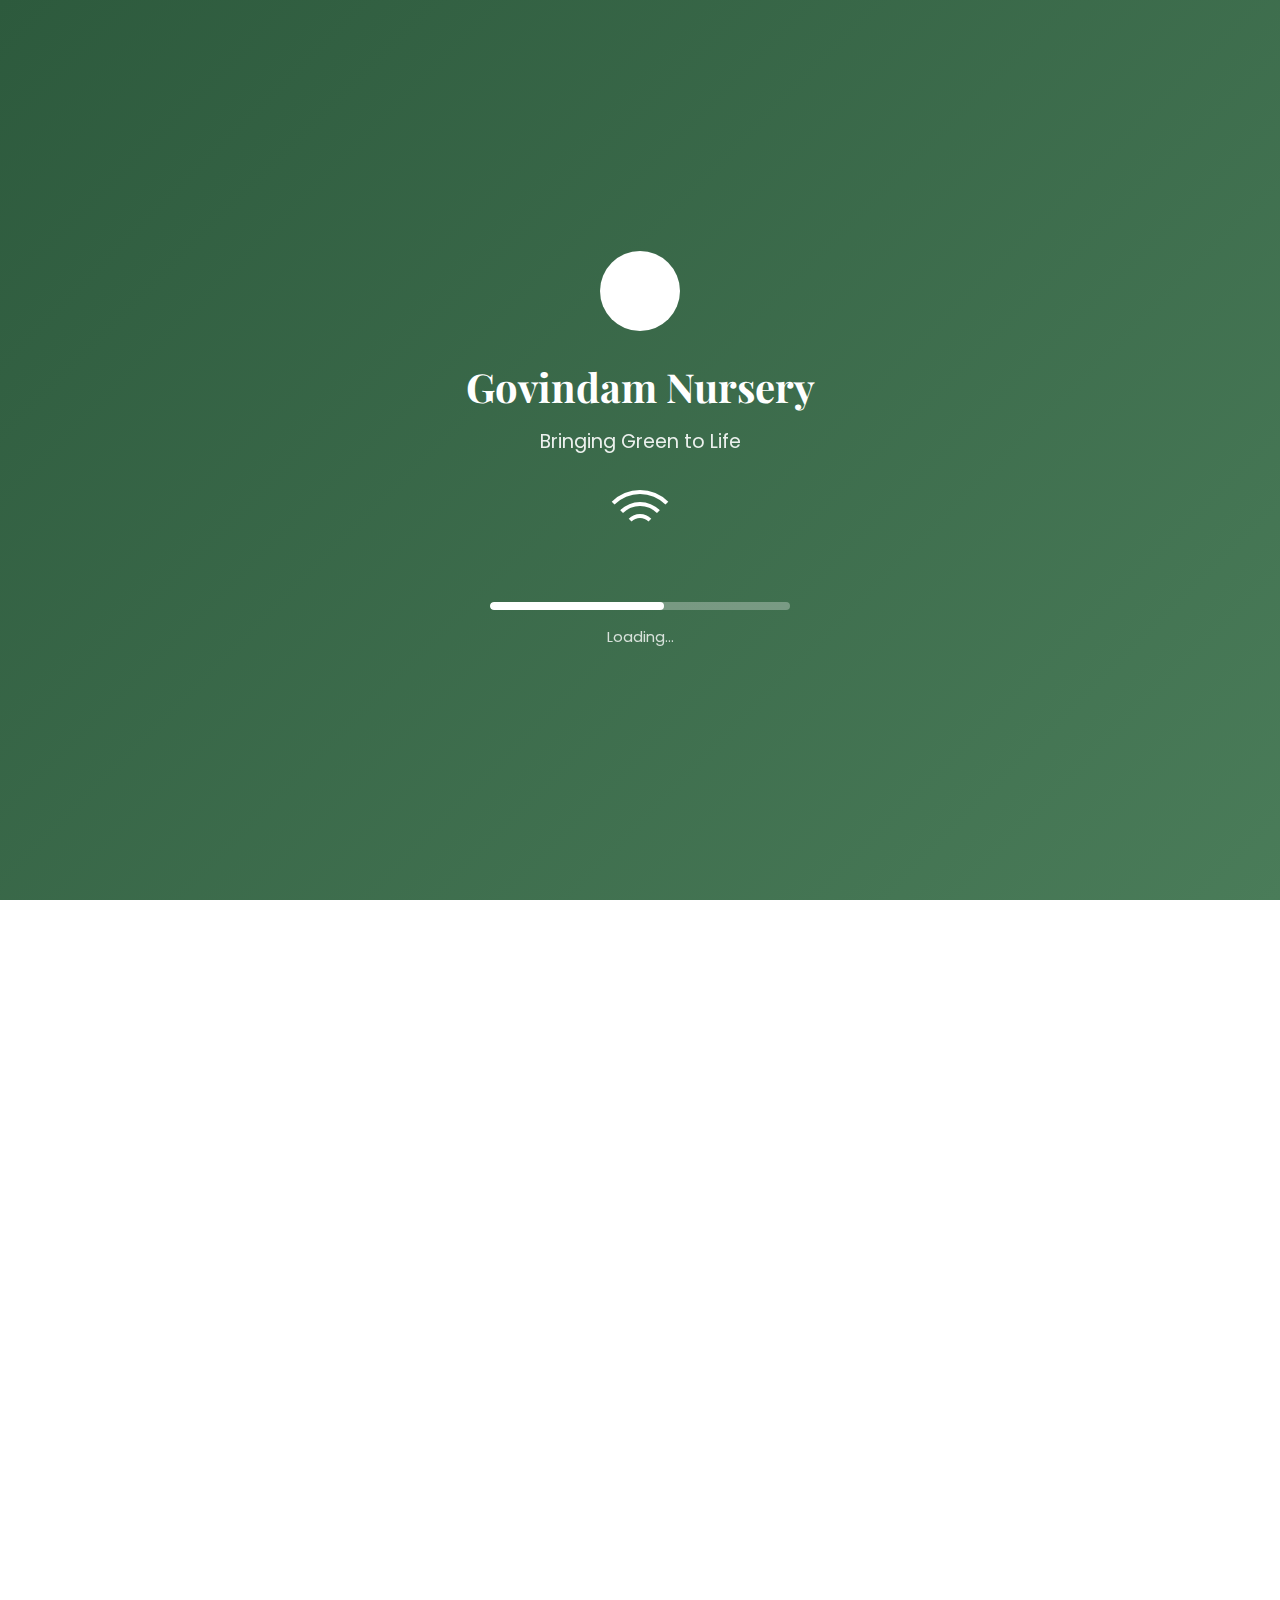
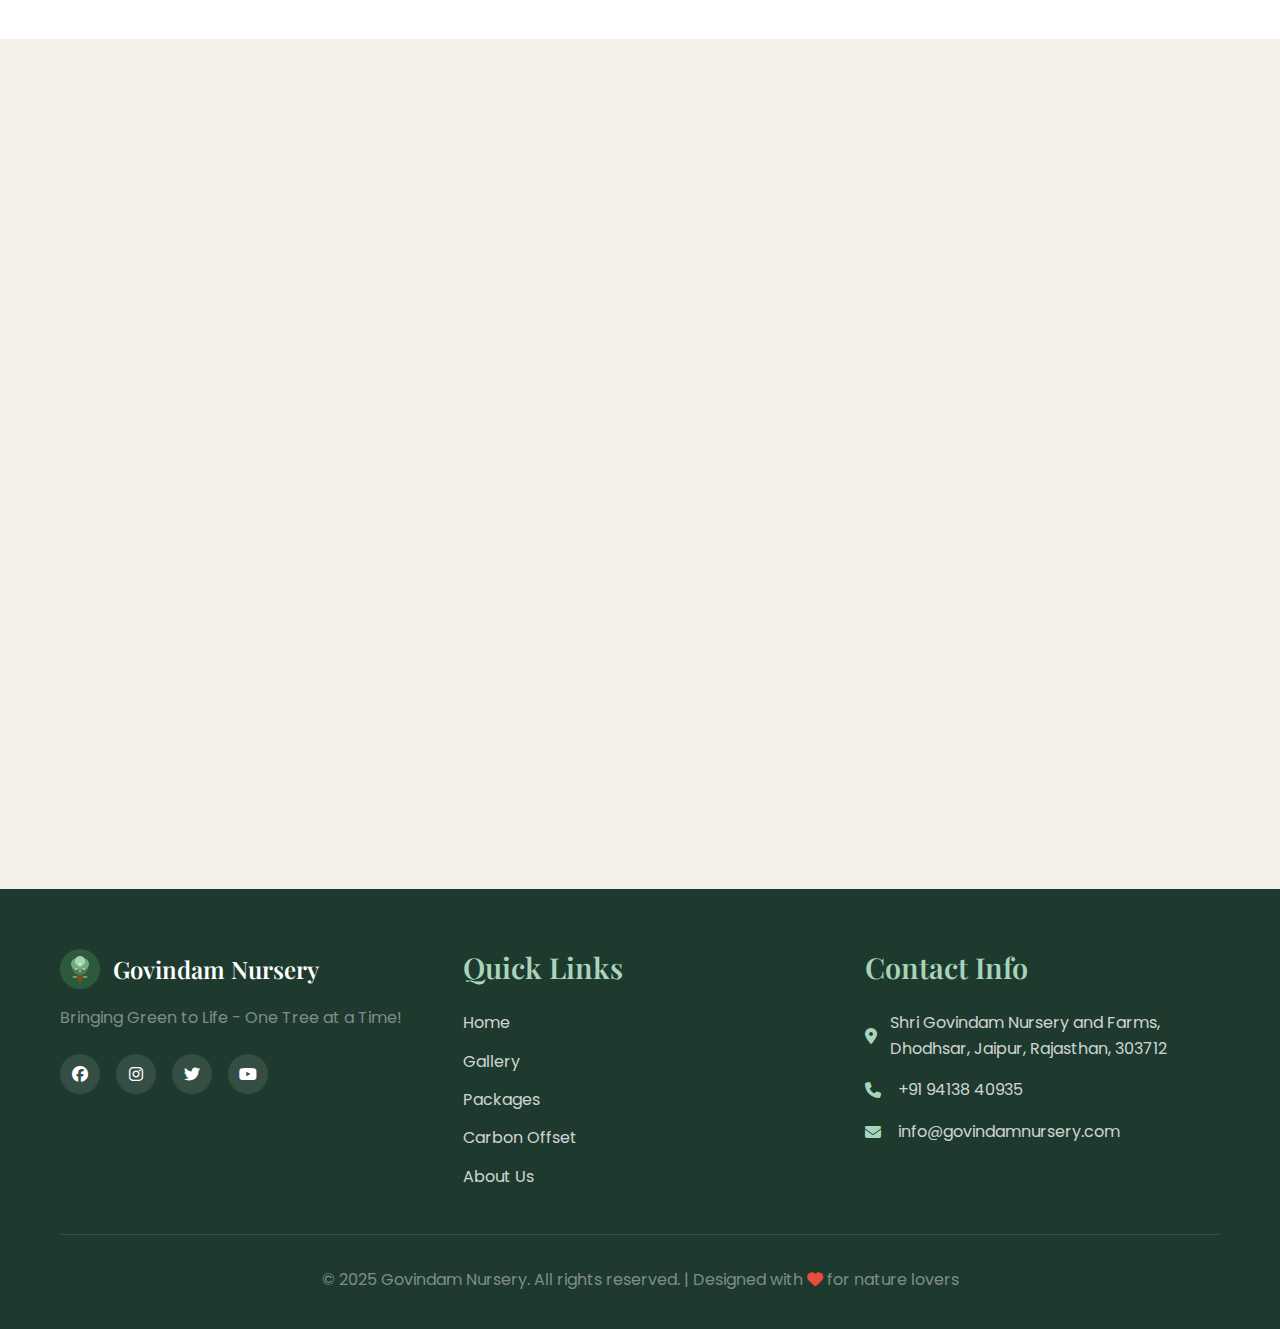
<file: index.html>
<!DOCTYPE html>
<html lang="en">

<head>
    <meta charset="UTF-8">
    <meta name="viewport" content="width=device-width, initial-scale=1.0">
    <title>Govindam Nursery - Bringing Green to Life</title>
    <link rel="preconnect" href="https://fonts.googleapis.com">
    <link rel="preconnect" href="https://fonts.gstatic.com" crossorigin>
    <link
        href="https://fonts.googleapis.com/css2?family=Poppins:wght@300;400;500;600;700&family=Playfair+Display:wght@400;500;600;700&display=swap"
        rel="stylesheet">
    <link rel="stylesheet" href="https://cdnjs.cloudflare.com/ajax/libs/font-awesome/6.4.0/css/all.min.css">
    <link rel="stylesheet" href="https://cdn.jsdelivr.net/npm/aos@2.3.4/dist/aos.css">
    <link rel="stylesheet" href="css/style.css">
    <link rel="stylesheet" href="css/animations.css">
</head>

<body>
    <!-- Loading Screen -->
    <div class="loading-screen" id="loadingScreen">
        <div class="loading-content">
            <div class="loading-logo">
                <img src="assets/logo.svg" alt="Govindam Nursery Logo">
            </div>
            <div class="loading-title">Govindam Nursery</div>
            <div class="loading-subtitle">Bringing Green to Life</div>
            <div class="loading-spinner">
                <div class="spinner-ring"></div>
                <div class="spinner-ring"></div>
                <div class="spinner-ring"></div>
            </div>
            <div class="loading-progress">
                <div class="progress-bar">
                    <div class="progress-fill" id="progressFill"></div>
                </div>
                <div class="progress-text">Loading...</div>
            </div>
        </div>
    </div>

    <!-- Floating Animation Elements -->
    <div class="floating-elements">
        <div class="leaf leaf-1"><i class="fas fa-leaf"></i></div>
        <div class="leaf leaf-2"><i class="fas fa-leaf"></i></div>
        <div class="leaf leaf-3"><i class="fas fa-leaf"></i></div>
        <div class="butterfly butterfly-1"><i class="fas fa-bug"></i></div>
        <div class="butterfly butterfly-2"><i class="fas fa-bug"></i></div>
    </div>

    <!-- Navigation -->
    <nav class="navbar" id="navbar">
        <div class="nav-container">
            <div class="nav-logo">
                <img src="assets/logo.svg" alt="Govindam Nursery Logo">
                <span>Govindam Nursery</span>
            </div>
            <ul class="nav-menu" id="nav-menu">
                <li class="nav-item">
                    <a href="index.html" class="nav-link active">Home</a>
                </li>
                <li class="nav-item">
                    <a href="gallery.html" class="nav-link">Gallery</a>
                </li>
                <li class="nav-item">
                    <a href="packages.html" class="nav-link">Packages</a>
                </li>
                <li class="nav-item">
                    <a href="carbon.html" class="nav-link">Carbon Offset</a>
                </li>
                <li class="nav-item">
                    <a href="contact.html" class="nav-link">Contact</a>
                </li>

            </ul>
            <div class="hamburger" id="hamburger">
                <span class="bar"></span>
                <span class="bar"></span>
                <span class="bar"></span>
            </div>
        </div>
    </nav>

    <!-- Hero Section -->
    <section class="hero" id="hero">
        <div class="hero-background">
            <div class="hero-overlay"></div>
        </div>
        <div class="hero-content">
            <div class="hero-text" data-aos="fade-up" data-aos-duration="1000">
                <h1 class="hero-title">
                    <span class="title-main">Bringing Green to Life</span>
                    <span class="title-sub">One Tree at a Time!</span>
                </h1>
                <p class="hero-description" data-aos="fade-up" data-aos-delay="200">
                    Welcome to Govindam Nursery, where nature meets nurture. Discover our vast collection of premium
                    trees, plants, and gardening solutions for your green paradise.
                </p>
                <div class="hero-buttons" data-aos="fade-up" data-aos-delay="400">
                    <a href="#gallery-preview" class="btn btn-primary">
                        <i class="fas fa-seedling"></i>
                        Explore Our Nursery
                    </a>
                    <a href="contact.html" class="btn btn-secondary">
                        <i class="fas fa-phone"></i>
                        Contact Us
                    </a>
                </div>
            </div>
        </div>
        <div class="scroll-indicator" data-aos="fade-in" data-aos-delay="800">
            <div class="scroll-arrow">
                <i class="fas fa-chevron-down"></i>
            </div>
        </div>
    </section>

    <!-- About Section -->
    <section class="about-section" id="about">
        <div class="container">
            <div class="section-header" data-aos="fade-up">
                <h2 class="section-title">About Govindam Nursery</h2>
                <p class="section-subtitle">Cultivating Nature's Beauty Since Decades</p>
            </div>
            <div class="about-content">
                <div class="about-text" data-aos="fade-right">
                    <h3>Our Mission</h3>
                    <p>At Govindam Nursery, we believe in creating a greener tomorrow. Our passionate team is dedicated
                        to providing the highest quality plants, trees, and gardening expertise to help you create your
                        own slice of paradise.</p>
                    <div class="about-features">
                        <div class="feature">
                            <i class="fas fa-check-circle"></i>
                            <span>Premium Quality Plants</span>
                        </div>
                        <div class="feature">
                            <i class="fas fa-check-circle"></i>
                            <span>Expert Gardening Advice</span>
                        </div>
                        <div class="feature">
                            <i class="fas fa-check-circle"></i>
                            <span>Sustainable Practices</span>
                        </div>
                        <div class="feature">
                            <i class="fas fa-check-circle"></i>
                            <span>24/7 Plant Care Support</span>
                        </div>
                    </div>
                </div>
                <div class="about-image" data-aos="fade-left">
                    <img src="assets/1000028570.jpg" alt="Beautiful Nursery Garden" class="about-img">
                </div>
            </div>
        </div>
    </section>

    <!-- Gallery Preview Section -->
    <section class="gallery-preview" id="gallery-preview">
        <div class="container">
            <div class="section-header" data-aos="fade-up">
                <h2 class="section-title">Our Green Collection</h2>
                <p class="section-subtitle">Discover the beauty of nature in our carefully curated selection</p>
            </div>
            <div class="preview-grid">
                <div class="preview-card" data-aos="zoom-in" data-aos-delay="100">
                    <div class="card-image">
                        <img src="assets/1000028576.jpg" alt="Fruit Trees" class="preview-img">
                        <span>Fruit Trees</span>
                    </div>
                    <h4>Mango & Citrus Trees</h4>
                </div>
                <div class="preview-card" data-aos="zoom-in" data-aos-delay="200">
                    <div class="card-image">
                        <img src="assets/1000028564.jpg" alt="Medicinal Plants" class="preview-img">
                        <span>Medicinal Plants</span>
                    </div>
                    <h4>Neem & Tulsi Plants</h4>
                </div>
                <div class="preview-card" data-aos="zoom-in" data-aos-delay="300">
                    <div class="card-image">
                        <img src="assets/1000028073.jpg" alt="Decorative Plants" class="preview-img">
                        <span>Decorative Plants</span>
                    </div>
                    <h4>Indoor & Outdoor Décor</h4>
                </div>
                <div class="preview-card" data-aos="zoom-in" data-aos-delay="400">
                    <div class="card-image">
                        <img src="assets/1000028071.jpg" alt="Garden Care" class="preview-img">
                        <span>Garden Care</span>
                    </div>
                    <h4>Tools & Accessories</h4>
                </div>
            </div>
            <div class="preview-cta" data-aos="fade-up" data-aos-delay="500">
                <a href="gallery.html" class="btn btn-primary">
                    <i class="fas fa-images"></i>
                    View Full Gallery
                </a>
            </div>
        </div>
    </section>

    <!-- Footer -->
    <footer class="footer">
        <div class="container">
            <div class="footer-content">
                <div class="footer-section">
                    <div class="footer-logo">
                        <img src="assets/logo.svg" alt="Govindam Nursery">
                        <span>Govindam Nursery</span>
                    </div>
                    <p>Bringing Green to Life - One Tree at a Time!</p>
                    <div class="social-links">
                        <a href="#" class="social-link"><i class="fab fa-facebook"></i></a>
                        <a href="#" class="social-link"><i class="fab fa-instagram"></i></a>
                        <a href="#" class="social-link"><i class="fab fa-twitter"></i></a>
                        <a href="#" class="social-link"><i class="fab fa-youtube"></i></a>
                    </div>
                </div>
                <div class="footer-section">
                    <h4>Quick Links</h4>
                    <ul class="footer-links">
                        <li><a href="index.html">Home</a></li>
                        <li><a href="gallery.html">Gallery</a></li>
                        <li><a href="packages.html">Packages</a></li>
                        <li><a href="carbon.html">Carbon Offset</a></li>
                        <li><a href="#about">About Us</a></li>
                    </ul>
                </div>
                <div class="footer-section">
                    <h4>Contact Info</h4>
                    <div class="contact-info">
                        <div class="contact-item">
                            <i class="fas fa-map-marker-alt"></i>
                            <span>Shri Govindam Nursery and Farms, Dhodhsar, Jaipur, Rajasthan, 303712</span>
                        </div>
                        <div class="contact-item">
                            <i class="fas fa-phone"></i>
                            <span>+91 94138 40935</span>
                        </div>
                        <div class="contact-item">
                            <i class="fas fa-envelope"></i>
                            <span>info@govindamnursery.com</span>
                        </div>
                    </div>
                </div>
            </div>
            <div class="footer-bottom">
                <p>&copy; 2025 Govindam Nursery. All rights reserved. | Designed with <i class="fas fa-heart"></i> for
                    nature lovers</p>
            </div>
        </div>
    </footer>

    <!-- Scripts -->
    <script src="https://cdn.jsdelivr.net/npm/aos@2.3.4/dist/aos.js"></script>
    <script src="js/main.js"></script>
    <script src="js/animations.js"></script>
</body>

</html>
</file>
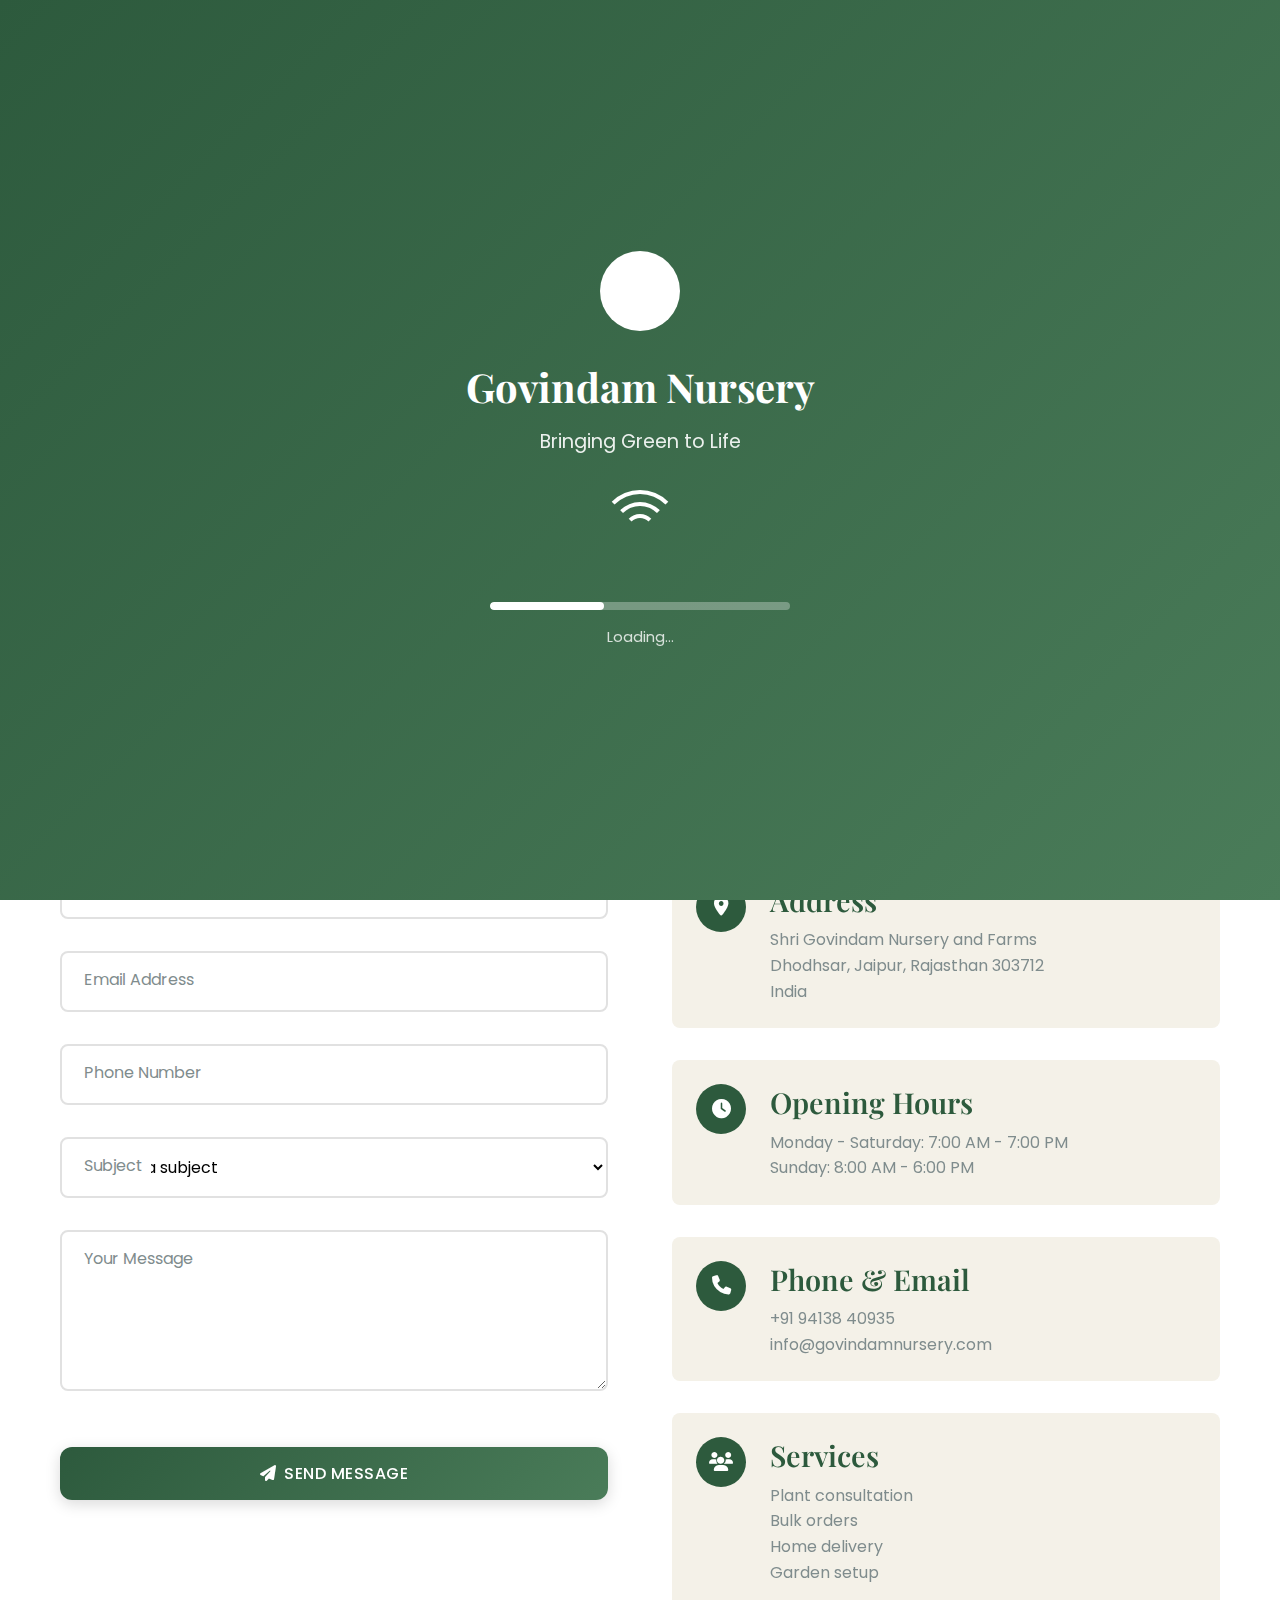
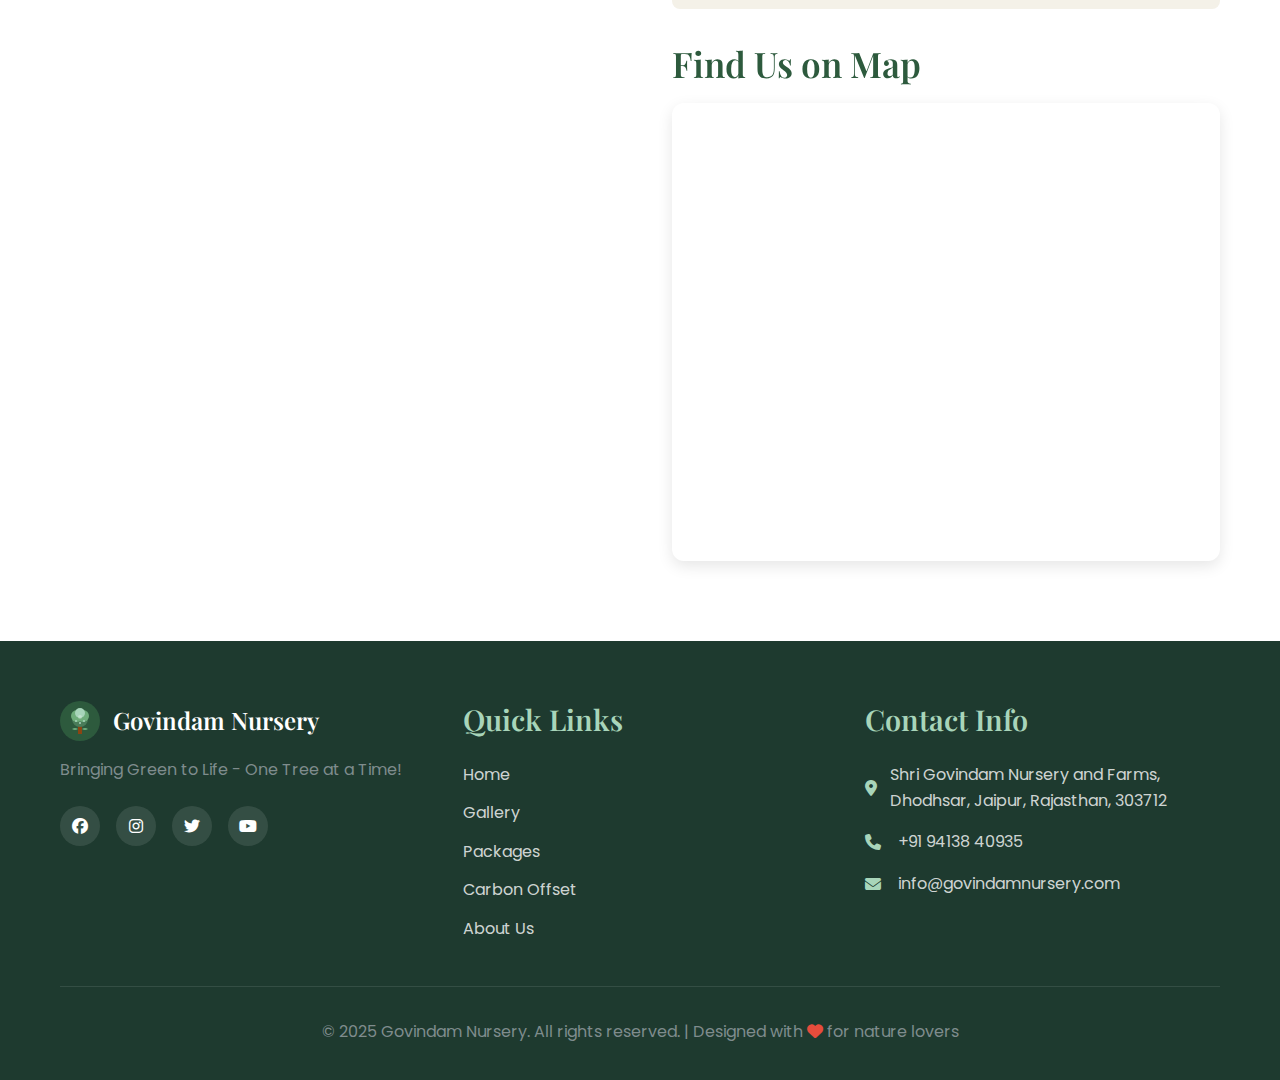
<file: contact.html>
<!DOCTYPE html>
<html lang="en">

<head>
    <meta charset="UTF-8">
    <meta name="viewport" content="width=device-width, initial-scale=1.0">
    <title>Contact Us - Govindam Nursery</title>
    <link rel="preconnect" href="https://fonts.googleapis.com">
    <link rel="preconnect" href="https://fonts.gstatic.com" crossorigin>
    <link
        href="https://fonts.googleapis.com/css2?family=Poppins:wght@300;400;500;600;700&family=Playfair+Display:wght@400;500;600;700&display=swap"
        rel="stylesheet">
    <link rel="stylesheet" href="https://cdnjs.cloudflare.com/ajax/libs/font-awesome/6.4.0/css/all.min.css">
    <link rel="stylesheet" href="https://cdn.jsdelivr.net/npm/aos@2.3.4/dist/aos.css">
    <link rel="stylesheet" href="css/style.css">
    <link rel="stylesheet" href="css/animations.css">
</head>

<body>
    <!-- Loading Screen -->
    <div class="loading-screen" id="loadingScreen">
        <div class="loading-content">
            <div class="loading-logo">
                <img src="assets/logo.svg" alt="Govindam Nursery Logo">
            </div>
            <div class="loading-title">Govindam Nursery</div>
            <div class="loading-subtitle">Bringing Green to Life</div>
            <div class="loading-spinner">
                <div class="spinner-ring"></div>
                <div class="spinner-ring"></div>
                <div class="spinner-ring"></div>
            </div>
            <div class="loading-progress">
                <div class="progress-bar">
                    <div class="progress-fill" id="progressFill"></div>
                </div>
                <div class="progress-text">Loading...</div>
            </div>
        </div>
    </div>

    <!-- Floating Animation Elements -->
    <div class="floating-elements">
        <div class="leaf leaf-1"><i class="fas fa-leaf"></i></div>
        <div class="leaf leaf-2"><i class="fas fa-leaf"></i></div>
        <div class="leaf leaf-3"><i class="fas fa-leaf"></i></div>
        <div class="butterfly butterfly-1"><i class="fas fa-bug"></i></div>
        <div class="butterfly butterfly-2"><i class="fas fa-bug"></i></div>
    </div>

    <!-- Navigation -->
    <nav class="navbar" id="navbar">
        <div class="nav-container">
            <div class="nav-logo">
                <img src="assets/logo.svg" alt="Govindam Nursery Logo">
                <span>Govindam Nursery</span>
            </div>
            <ul class="nav-menu" id="nav-menu">
                <li class="nav-item">
                    <a href="index.html" class="nav-link">Home</a>
                </li>
                <li class="nav-item">
                    <a href="gallery.html" class="nav-link">Gallery</a>
                </li>
                <li class="nav-item">
                    <a href="packages.html" class="nav-link">Packages</a>
                </li>
                <li class="nav-item">
                    <a href="carbon.html" class="nav-link">Carbon Offset</a>
                </li>
                <li class="nav-item">
                    <a href="contact.html" class="nav-link active">Contact</a>
                </li>

            </ul>
            <div class="hamburger" id="hamburger">
                <span class="bar"></span>
                <span class="bar"></span>
                <span class="bar"></span>
            </div>
        </div>
    </nav>

    <!-- Contact Header -->
    <section class="page-header">
        <div class="container">
            <div class="header-content" data-aos="fade-up">
                <h1 class="page-title">Get In Touch</h1>
                <p class="page-subtitle">We're here to help you create your perfect green space</p>
            </div>
        </div>
    </section>

    <!-- Quick Contact Actions -->
    <section class="quick-contact">
        <div class="container">
            <div class="quick-contact-grid">
                <a href="tel:+919413840935" class="quick-contact-item" data-aos="fade-up" data-aos-delay="100">
                    <div class="quick-icon">
                        <i class="fas fa-phone"></i>
                    </div>
                    <div class="quick-text">
                        <h4>Call Now</h4>
                        <p>+91 94138 40935</p>
                    </div>
                </a>

                <a href="https://wa.me/919413840935" target="_blank" class="quick-contact-item" data-aos="fade-up"
                    data-aos-delay="200">
                    <div class="quick-icon">
                        <i class="fab fa-whatsapp"></i>
                    </div>
                    <div class="quick-text">
                        <h4>WhatsApp</h4>
                        <p>Chat with us</p>
                    </div>
                </a>

                <a href="mailto:info@govindamnursery.com" class="quick-contact-item" data-aos="fade-up"
                    data-aos-delay="300">
                    <div class="quick-icon">
                        <i class="fas fa-envelope"></i>
                    </div>
                    <div class="quick-text">
                        <h4>Email Us</h4>
                        <p>info@govindamnursery.com</p>
                    </div>
                </a>
            </div>
        </div>
    </section>

    <!-- Contact Section -->
    <section class="contact-section">
        <div class="container">
            <div class="contact-content">
                <!-- Contact Form -->
                <div class="contact-form-container" data-aos="fade-right">
                    <h2>Send Us a Message</h2>
                    <p>Have questions about our plants or need gardening advice? We'd love to hear from you!</p>

                    <form class="contact-form" id="contactForm">
                        <div class="form-group">
                            <label for="name" class="form-label">Your Name</label>
                            <input type="text" id="name" name="name" class="form-input" required>
                            <div class="form-focus-line"></div>
                        </div>

                        <div class="form-group">
                            <label for="email" class="form-label">Email Address</label>
                            <input type="email" id="email" name="email" class="form-input" required>
                            <div class="form-focus-line"></div>
                        </div>

                        <div class="form-group">
                            <label for="phone" class="form-label">Phone Number</label>
                            <input type="tel" id="phone" name="phone" class="form-input">
                            <div class="form-focus-line"></div>
                        </div>

                        <div class="form-group">
                            <label for="subject" class="form-label">Subject</label>
                            <select id="subject" name="subject" class="form-input" required>
                                <option value="">Choose a subject</option>
                                <option value="plant-inquiry">Plant Inquiry</option>
                                <option value="bulk-order">Bulk Order</option>
                                <option value="care-advice">Plant Care Advice</option>
                                <option value="visit-nursery">Visit Nursery</option>
                                <option value="other">Other</option>
                            </select>
                            <div class="form-focus-line"></div>
                        </div>

                        <div class="form-group">
                            <label for="message" class="form-label">Your Message</label>
                            <textarea id="message" name="message" class="form-input" rows="5" required></textarea>
                            <div class="form-focus-line"></div>
                        </div>

                        <button type="submit" class="btn btn-primary form-submit">
                            <i class="fas fa-paper-plane"></i>
                            Send Message
                        </button>
                    </form>

                    <div class="form-success" id="formSuccess">
                        <i class="fas fa-check-circle"></i>
                        <h3>Message Sent Successfully!</h3>
                        <p>Thank you for contacting us. We'll get back to you within 24 hours.</p>
                    </div>
                </div>

                <!-- Contact Info -->
                <div class="contact-info-container" data-aos="fade-left">
                    <h2>Visit Our Nursery</h2>
                    <p>Come and explore our beautiful collection of plants and trees in person.</p>

                    <div class="contact-details">
                        <div class="contact-detail">
                            <div class="detail-icon">
                                <i class="fas fa-map-marker-alt"></i>
                            </div>
                            <div class="detail-content">
                                <h4>Address</h4>
                                <p>Shri Govindam Nursery and Farms<br>Dhodhsar, Jaipur, Rajasthan 303712<br>India</p>
                            </div>
                        </div>

                        <div class="contact-detail">
                            <div class="detail-icon">
                                <i class="fas fa-clock"></i>
                            </div>
                            <div class="detail-content">
                                <h4>Opening Hours</h4>
                                <p>Monday - Saturday: 7:00 AM - 7:00 PM<br>Sunday: 8:00 AM - 6:00 PM</p>
                            </div>
                        </div>

                        <div class="contact-detail">
                            <div class="detail-icon">
                                <i class="fas fa-phone"></i>
                            </div>
                            <div class="detail-content">
                                <h4>Phone & Email</h4>
                                <p>+91 94138 40935<br>info@govindamnursery.com</p>
                            </div>
                        </div>

                        <div class="contact-detail">
                            <div class="detail-icon">
                                <i class="fas fa-users"></i>
                            </div>
                            <div class="detail-content">
                                <h4>Services</h4>
                                <p>Plant consultation<br>Bulk orders<br>Home delivery<br>Garden setup</p>
                            </div>
                        </div>
                    </div>

                    <!-- Map -->
                    <div class="map-container">
                        <h3>Find Us on Map</h3>
                        <div class="map-embed">
                            <iframe
                                src="https://www.google.com/maps/embed?pb=!1m18!1m12!1m3!1d791.8406097228!2d75.61832097237233!3d27.2982412643018!2m3!1f0!2f0!3f0!3m2!1i1024!2i768!4f13.1!3m3!1m2!1s0x396cfbefdc4fc9b1%3A0xe6517120b124dda3!2sShri%20govindam%20nursery%20and%20farms!5e0!3m2!1sen!2sin!4v1755329153355!5m2!1sen!2sin"
                                width="600" height="450" style="border:0;" allowfullscreen="" loading="lazy"
                                referrerpolicy="no-referrer-when-downgrade"></iframe>
                        </div>
                        <!-- <div class="map-overlay">
                            <i class="fas fa-map-marker-alt"></i>
                            <span>Govindam Nursery Location</span>
                        </div> -->
                    </div>
                </div>
            </div>
        </div>
    </section>

    <!-- Footer -->
    <footer class="footer">
        <div class="container">
            <div class="footer-content">
                <div class="footer-section">
                    <div class="footer-logo">
                        <img src="assets/logo.svg" alt="Govindam Nursery">
                        <span>Govindam Nursery</span>
                    </div>
                    <p>Bringing Green to Life - One Tree at a Time!</p>
                    <div class="social-links">
                        <a href="#" class="social-link"><i class="fab fa-facebook"></i></a>
                        <a href="#" class="social-link"><i class="fab fa-instagram"></i></a>
                        <a href="#" class="social-link"><i class="fab fa-twitter"></i></a>
                        <a href="#" class="social-link"><i class="fab fa-youtube"></i></a>
                    </div>
                </div>
                <div class="footer-section">
                    <h4>Quick Links</h4>
                    <ul class="footer-links">
                        <li><a href="index.html">Home</a></li>
                        <li><a href="gallery.html">Gallery</a></li>
                        <li><a href="packages.html">Packages</a></li>
                        <li><a href="carbon.html">Carbon Offset</a></li>
                        <li><a href="index.html#about">About Us</a></li>
                    </ul>
                </div>
                <div class="footer-section">
                    <h4>Contact Info</h4>
                    <div class="contact-info">
                        <div class="contact-item">
                            <i class="fas fa-map-marker-alt"></i>
                            <span>Shri Govindam Nursery and Farms, Dhodhsar, Jaipur, Rajasthan, 303712</span>
                        </div>
                        <div class="contact-item">
                            <i class="fas fa-phone"></i>
                            <span>+91 94138 40935</span>
                        </div>
                        <div class="contact-item">
                            <i class="fas fa-envelope"></i>
                            <span>info@govindamnursery.com</span>
                        </div>
                    </div>
                </div>
            </div>
            <div class="footer-bottom">
                <p>&copy; 2025 Govindam Nursery. All rights reserved. | Designed with <i class="fas fa-heart"></i> for
                    nature lovers</p>
            </div>
        </div>
    </footer>

    <!-- Scripts -->
    <script src="https://cdn.jsdelivr.net/npm/aos@2.3.4/dist/aos.js"></script>
    <script src="js/main.js"></script>
    <script src="js/animations.js"></script>
</body>

</html>
</file>
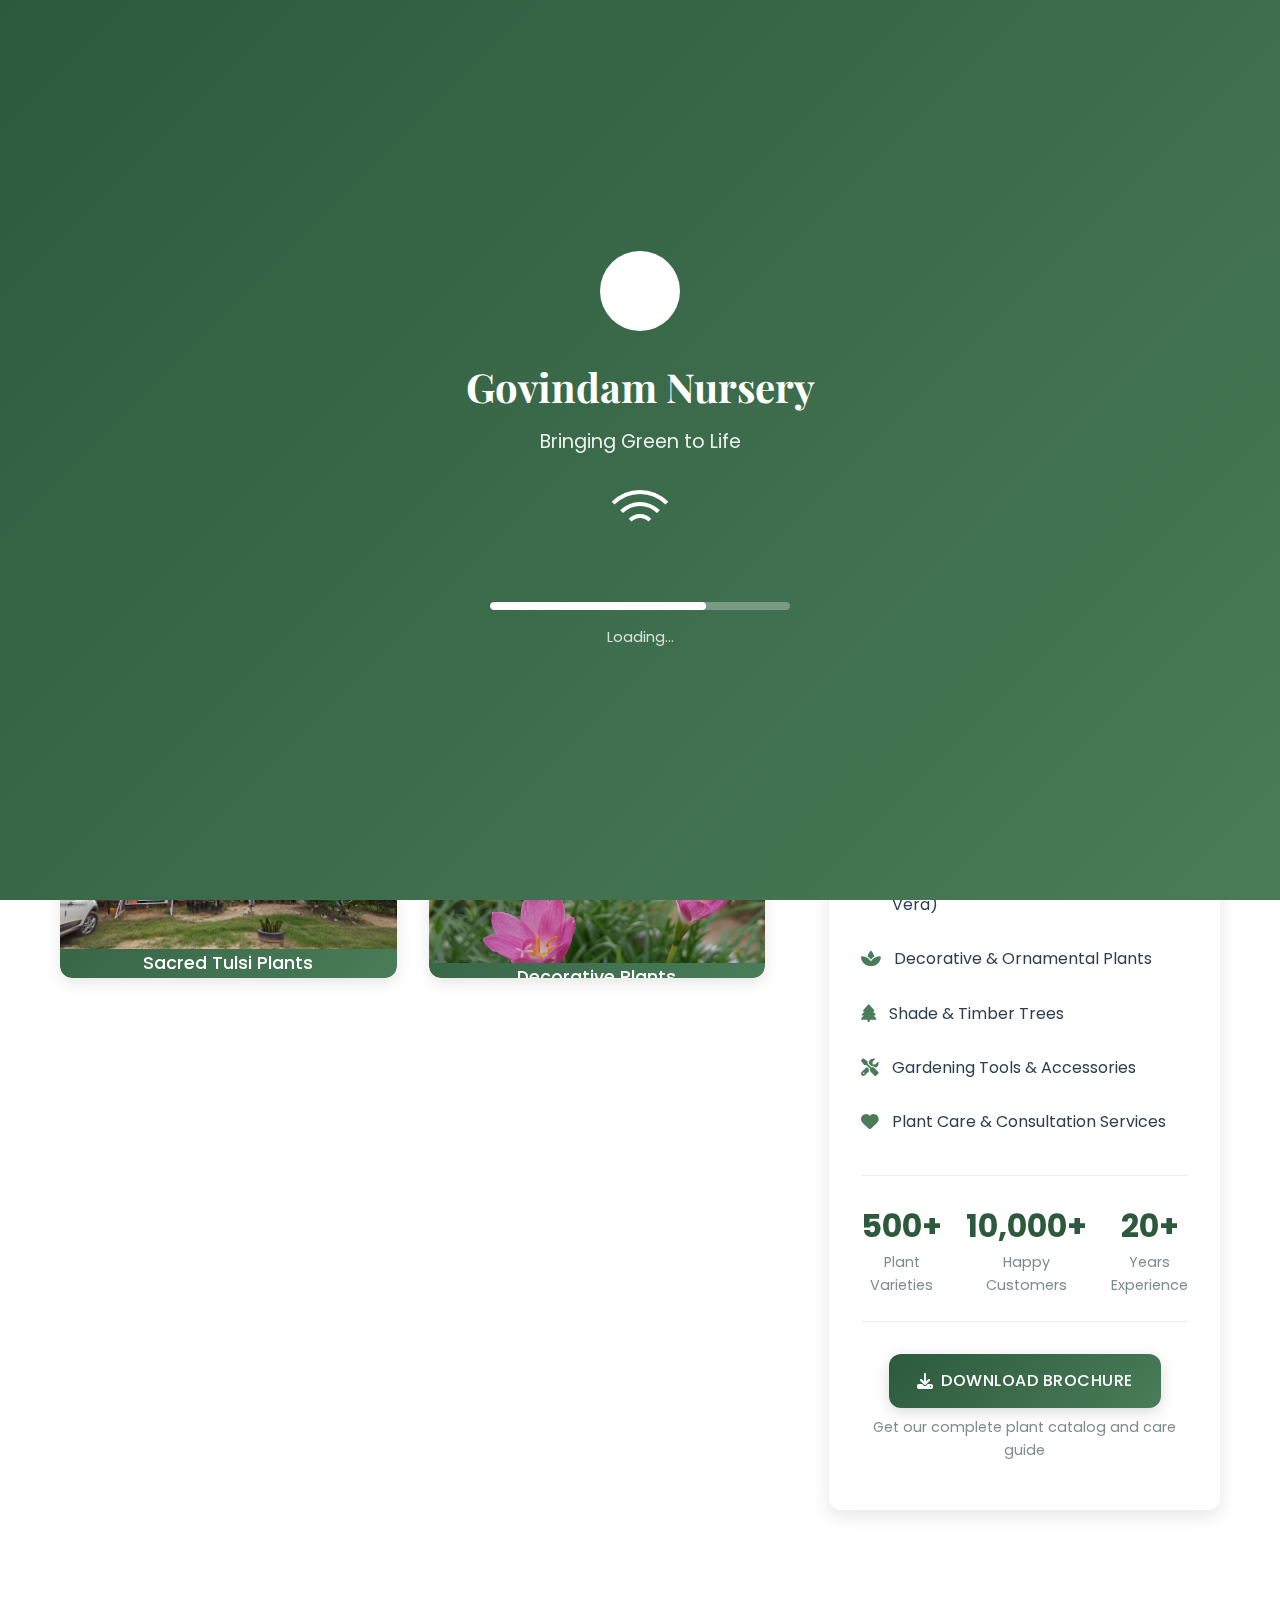
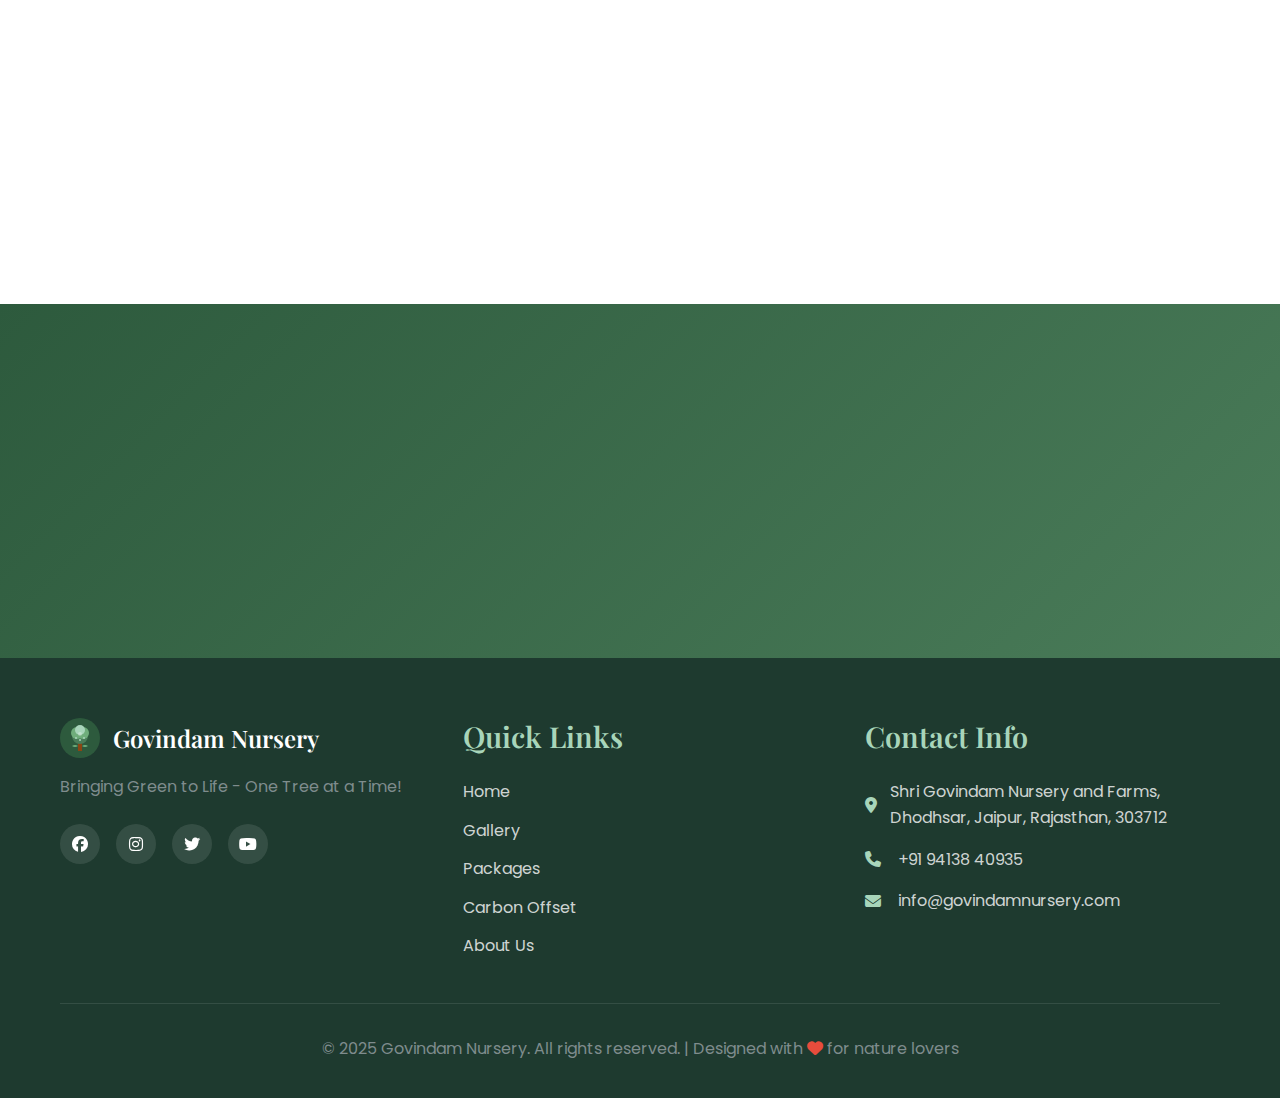
<file: gallery.html>
<!DOCTYPE html>
<html lang="en">

<head>
    <meta charset="UTF-8">
    <meta name="viewport" content="width=device-width, initial-scale=1.0">
    <title>Gallery - Govindam Nursery</title>
    <link rel="preconnect" href="https://fonts.googleapis.com">
    <link rel="preconnect" href="https://fonts.gstatic.com" crossorigin>
    <link
        href="https://fonts.googleapis.com/css2?family=Poppins:wght@300;400;500;600;700&family=Playfair+Display:wght@400;500;600;700&display=swap"
        rel="stylesheet">
    <link rel="stylesheet" href="https://cdnjs.cloudflare.com/ajax/libs/font-awesome/6.4.0/css/all.min.css">
    <link rel="stylesheet" href="https://cdn.jsdelivr.net/npm/aos@2.3.4/dist/aos.css">
    <link rel="stylesheet" href="css/style.css">
    <link rel="stylesheet" href="css/animations.css">
</head>

<body>
    <!-- Loading Screen -->
    <div class="loading-screen" id="loadingScreen">
        <div class="loading-content">
            <div class="loading-logo">
                <img src="assets/logo.svg" alt="Govindam Nursery Logo">
            </div>
            <div class="loading-title">Govindam Nursery</div>
            <div class="loading-subtitle">Bringing Green to Life</div>
            <div class="loading-spinner">
                <div class="spinner-ring"></div>
                <div class="spinner-ring"></div>
                <div class="spinner-ring"></div>
            </div>
            <div class="loading-progress">
                <div class="progress-bar">
                    <div class="progress-fill" id="progressFill"></div>
                </div>
                <div class="progress-text">Loading...</div>
            </div>
        </div>
    </div>

    <!-- Floating Animation Elements -->
    <div class="floating-elements">
        <div class="leaf leaf-1"><i class="fas fa-leaf"></i></div>
        <div class="leaf leaf-2"><i class="fas fa-leaf"></i></div>
        <div class="leaf leaf-3"><i class="fas fa-leaf"></i></div>
        <div class="butterfly butterfly-1"><i class="fas fa-bug"></i></div>
        <div class="butterfly butterfly-2"><i class="fas fa-bug"></i></div>
    </div>

    <!-- Navigation -->
    <nav class="navbar" id="navbar">
        <div class="nav-container">
            <div class="nav-logo">
                <img src="assets/logo.svg" alt="Govindam Nursery Logo">
                <span>Govindam Nursery</span>
            </div>
            <ul class="nav-menu" id="nav-menu">
                <li class="nav-item">
                    <a href="index.html" class="nav-link">Home</a>
                </li>
                <li class="nav-item">
                    <a href="gallery.html" class="nav-link active">Gallery</a>
                </li>
                <li class="nav-item">
                    <a href="packages.html" class="nav-link">Packages</a>
                </li>
                <li class="nav-item">
                    <a href="carbon.html" class="nav-link">Carbon Offset</a>
                </li>
                <li class="nav-item">
                    <a href="contact.html" class="nav-link">Contact</a>
                </li>

            </ul>
            <div class="hamburger" id="hamburger">
                <span class="bar"></span>
                <span class="bar"></span>
                <span class="bar"></span>
            </div>
        </div>
    </nav>

    <!-- Gallery Header -->
    <section class="page-header">
        <div class="container">
            <div class="header-content" data-aos="fade-up">
                <h1 class="page-title">Our Green Gallery</h1>
                <p class="page-subtitle">Explore our beautiful collection of plants, trees, and nursery landscapes</p>
            </div>
        </div>
    </section>

    <!-- Gallery Section -->
    <section class="gallery-section">
        <div class="container">
            <div class="gallery-content">
                <!-- Gallery Grid -->
                <div class="gallery-grid">
                    <div class="gallery-item" data-aos="fade-up" data-aos-delay="100">
                        <div class="gallery-card">
                            <div class="card-image">
                                <img src="assets/1000028576.jpg" alt="Premium Mango Trees" loading="lazy">
                                <span class="image-label">Premium Mango Trees</span>
                            </div>
                            <div class="card-overlay">
                                <h4>Premium Mango Trees</h4>
                                <p>High-quality grafted mango varieties ready for plantation</p>
                            </div>
                        </div>
                    </div>

                    <div class="gallery-item" data-aos="fade-up" data-aos-delay="200">
                        <div class="gallery-card">
                            <div class="card-image">
                                <img src="assets/1000028564.jpg" alt="Medicinal Neem Plants" loading="lazy">
                                <span class="image-label">Medicinal Neem Plants</span>
                            </div>
                            <div class="card-overlay">
                                <h4>Medicinal Neem Plants</h4>
                                <p>Authentic neem plants known for their healing properties</p>
                            </div>
                        </div>
                    </div>

                    <div class="gallery-item" data-aos="fade-up" data-aos-delay="300">
                        <div class="gallery-card">
                            <div class="card-image">
                                <img src="assets/1000028570.jpg" alt="Sacred Tulsi Plants" loading="lazy">
                                <span class="image-label">Sacred Tulsi Plants</span>
                            </div>
                            <div class="card-overlay">
                                <h4>Sacred Tulsi Plants</h4>
                                <p>Holy basil plants perfect for spiritual and medicinal use</p>
                            </div>
                        </div>
                    </div>

                    <div class="gallery-item" data-aos="fade-up" data-aos-delay="400">
                        <div class="gallery-card">
                            <div class="card-image">
                                <img src="assets/1000028079.jpg" alt="Decorative Plants" loading="lazy">
                                <span class="image-label">Decorative Plants</span>
                            </div>
                            <div class="card-overlay">
                                <h4>Decorative Plants</h4>
                                <p>Beautiful ornamental plants for indoor and outdoor decoration</p>
                            </div>
                        </div>
                    </div>

                    <div class="gallery-item" data-aos="fade-up" data-aos-delay="500">
                        <div class="gallery-card">
                            <div class="card-image">
                                <img src="assets/1000028069.jpg" alt="Nursery Landscape" loading="lazy">
                                <span class="image-label">Nursery Landscape</span>
                            </div>
                            <div class="card-overlay">
                                <h4>Nursery Landscape</h4>
                                <p>Our beautiful nursery grounds with diverse plant collections</p>
                            </div>
                        </div>
                    </div>

                    <div class="gallery-item" data-aos="fade-up" data-aos-delay="600">
                        <div class="gallery-card">
                            <div class="card-image">
                                <img src="assets/1000028072.jpg" alt="Garden Tools & Care" loading="lazy">
                                <span class="image-label">Garden Tools & Care</span>
                            </div>
                            <div class="card-overlay">
                                <h4>Garden Tools & Care</h4>
                                <p>Professional gardening tools and plant care accessories</p>
                            </div>
                        </div>
                    </div>

                    <div class="gallery-item" data-aos="fade-up" data-aos-delay="700">
                        <div class="gallery-card">
                            <div class="card-image">
                                <img src="assets/1000028082.jpg" alt="Citrus Trees" loading="lazy">
                                <span class="image-label">Citrus Trees</span>
                            </div>
                            <div class="card-overlay">
                                <h4>Citrus Trees</h4>
                                <p>Fresh citrus varieties including lemon, orange, and lime trees</p>
                            </div>
                        </div>
                    </div>

                    <div class="gallery-item" data-aos="fade-up" data-aos-delay="800">
                        <div class="gallery-card">
                            <div class="card-image">
                                <img src="assets/1000028090.jpg" alt="Flowering Plants" loading="lazy">
                                <span class="image-label">Flowering Plants</span>
                            </div>
                            <div class="card-overlay">
                                <h4>Flowering Plants</h4>
                                <p>Colorful flowering plants to brighten your garden</p>
                            </div>
                        </div>
                    </div>

                    <div class="gallery-item" data-aos="fade-up" data-aos-delay="900">
                        <div class="gallery-card">
                            <div class="card-image">
                                <img src="assets/1000028071.jpg" alt="Indoor Plants" loading="lazy">
                                <span class="image-label">Indoor Plants</span>
                            </div>
                            <div class="card-overlay">
                                <h4>Indoor Plants</h4>
                                <p>Low-maintenance indoor plants perfect for home and office</p>
                            </div>
                        </div>
                    </div>
                </div>

                <!-- Gallery Info Sidebar -->
                <div class="gallery-info" data-aos="fade-left" data-aos-delay="300">
                    <div class="info-card">
                        <h3>About Our Nursery</h3>
                        <p>Govindam Nursery has been serving the community for over two decades, providing premium
                            quality plants and trees. Our commitment to excellence and sustainable practices has made us
                            a trusted name in horticulture.</p>

                        <h4>Our Specialties</h4>
                        <ul class="specialty-list">
                            <li><i class="fas fa-seedling"></i> Premium Fruit Trees (Mango, Citrus, Guava)</li>
                            <li><i class="fas fa-leaf"></i> Medicinal Plants (Neem, Tulsi, Aloe Vera)</li>
                            <li><i class="fas fa-spa"></i> Decorative & Ornamental Plants</li>
                            <li><i class="fas fa-tree"></i> Shade & Timber Trees</li>
                            <li><i class="fas fa-tools"></i> Gardening Tools & Accessories</li>
                            <li><i class="fas fa-heart"></i> Plant Care & Consultation Services</li>
                        </ul>

                        <div class="info-stats">
                            <div class="stat">
                                <div class="stat-number">500+</div>
                                <div class="stat-label">Plant Varieties</div>
                            </div>
                            <div class="stat">
                                <div class="stat-number">10,000+</div>
                                <div class="stat-label">Happy Customers</div>
                            </div>
                            <div class="stat">
                                <div class="stat-number">20+</div>
                                <div class="stat-label">Years Experience</div>
                            </div>
                        </div>

                        <div class="download-section">
                            <a href="#" class="btn btn-primary download-btn" onclick="downloadBrochure()">
                                <i class="fas fa-download"></i>
                                Download Brochure
                            </a>
                            <p class="download-note">Get our complete plant catalog and care guide</p>
                        </div>
                    </div>
                </div>
            </div>
        </div>
    </section>

    <!-- Call to Action -->
    <section class="cta-section">
        <div class="container">
            <div class="cta-content" data-aos="fade-up">
                <h2>Ready to Create Your Green Paradise?</h2>
                <p>Visit our nursery today and let our experts help you choose the perfect plants for your space.</p>
                <div class="cta-buttons">
                    <a href="contact.html" class="btn btn-primary">
                        <i class="fas fa-map-marker-alt"></i>
                        Visit Our Nursery
                    </a>
                    <a href="tel:+919413840935" class="btn btn-secondary">
                        <i class="fas fa-phone"></i>
                        Call Now
                    </a>
                </div>
            </div>
        </div>
    </section>

    <!-- Footer -->
    <footer class="footer">
        <div class="container">
            <div class="footer-content">
                <div class="footer-section">
                    <div class="footer-logo">
                        <img src="assets/logo.svg" alt="Govindam Nursery">
                        <span>Govindam Nursery</span>
                    </div>
                    <p>Bringing Green to Life - One Tree at a Time!</p>
                    <div class="social-links">
                        <a href="#" class="social-link"><i class="fab fa-facebook"></i></a>
                        <a href="#" class="social-link"><i class="fab fa-instagram"></i></a>
                        <a href="#" class="social-link"><i class="fab fa-twitter"></i></a>
                        <a href="#" class="social-link"><i class="fab fa-youtube"></i></a>
                    </div>
                </div>
                <div class="footer-section">
                    <h4>Quick Links</h4>
                    <ul class="footer-links">
                        <li><a href="index.html">Home</a></li>
                        <li><a href="gallery.html">Gallery</a></li>
                        <li><a href="packages.html">Packages</a></li>
                        <li><a href="carbon.html">Carbon Offset</a></li>
                        <li><a href="index.html#about">About Us</a></li>
                    </ul>
                </div>
                <div class="footer-section">
                    <h4>Contact Info</h4>
                    <div class="contact-info">
                        <div class="contact-item">
                            <i class="fas fa-map-marker-alt"></i>
                            <span>Shri Govindam Nursery and Farms, Dhodhsar, Jaipur, Rajasthan, 303712</span>
                        </div>
                        <div class="contact-item">
                            <i class="fas fa-phone"></i>
                            <span>+91 94138 40935</span>
                        </div>
                        <div class="contact-item">
                            <i class="fas fa-envelope"></i>
                            <span>info@govindamnursery.com</span>
                        </div>
                    </div>
                </div>
            </div>
            <div class="footer-bottom">
                <p>&copy; 2025 Govindam Nursery. All rights reserved. | Designed with <i class="fas fa-heart"></i> for
                    nature lovers</p>
            </div>
        </div>
    </footer>

    <!-- Scripts -->
    <script src="https://cdn.jsdelivr.net/npm/aos@2.3.4/dist/aos.js"></script>
    <script src="js/main.js"></script>
    <script src="js/animations.js"></script>
</body>

</html>
</file>
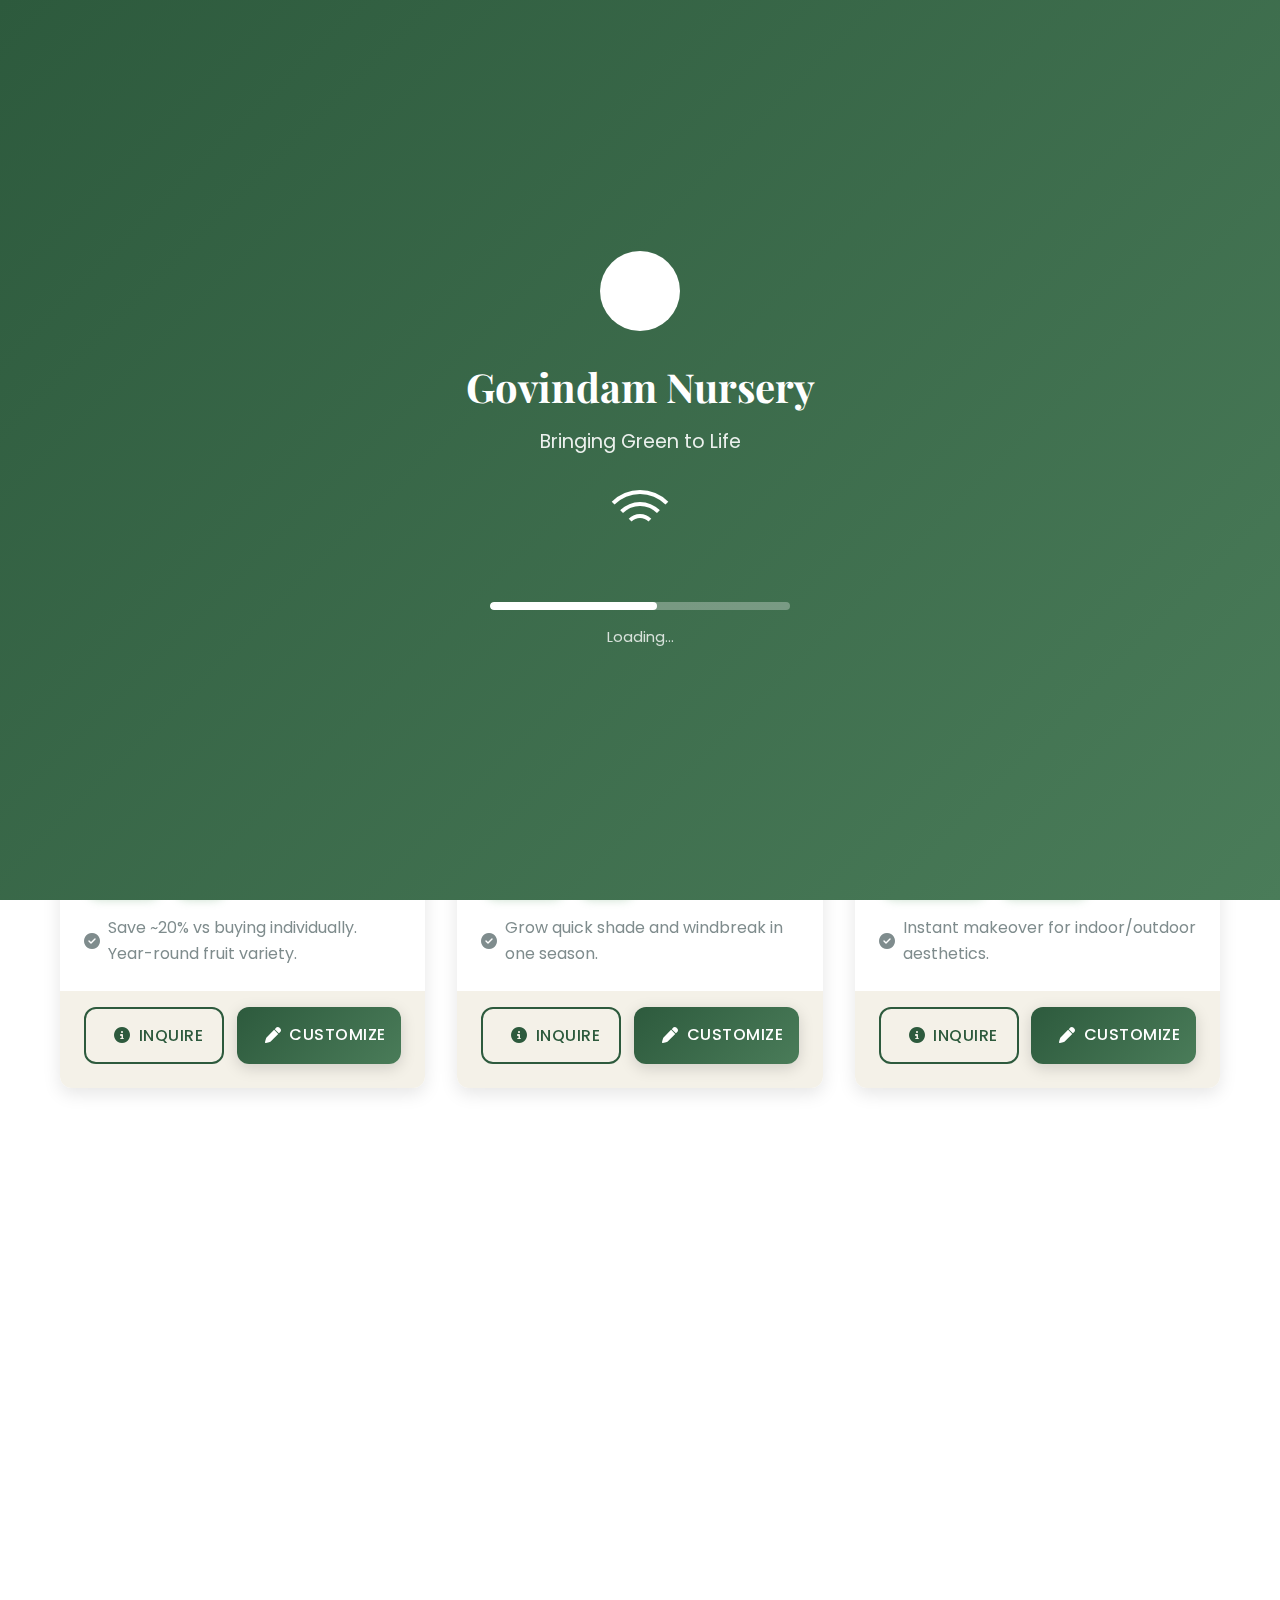
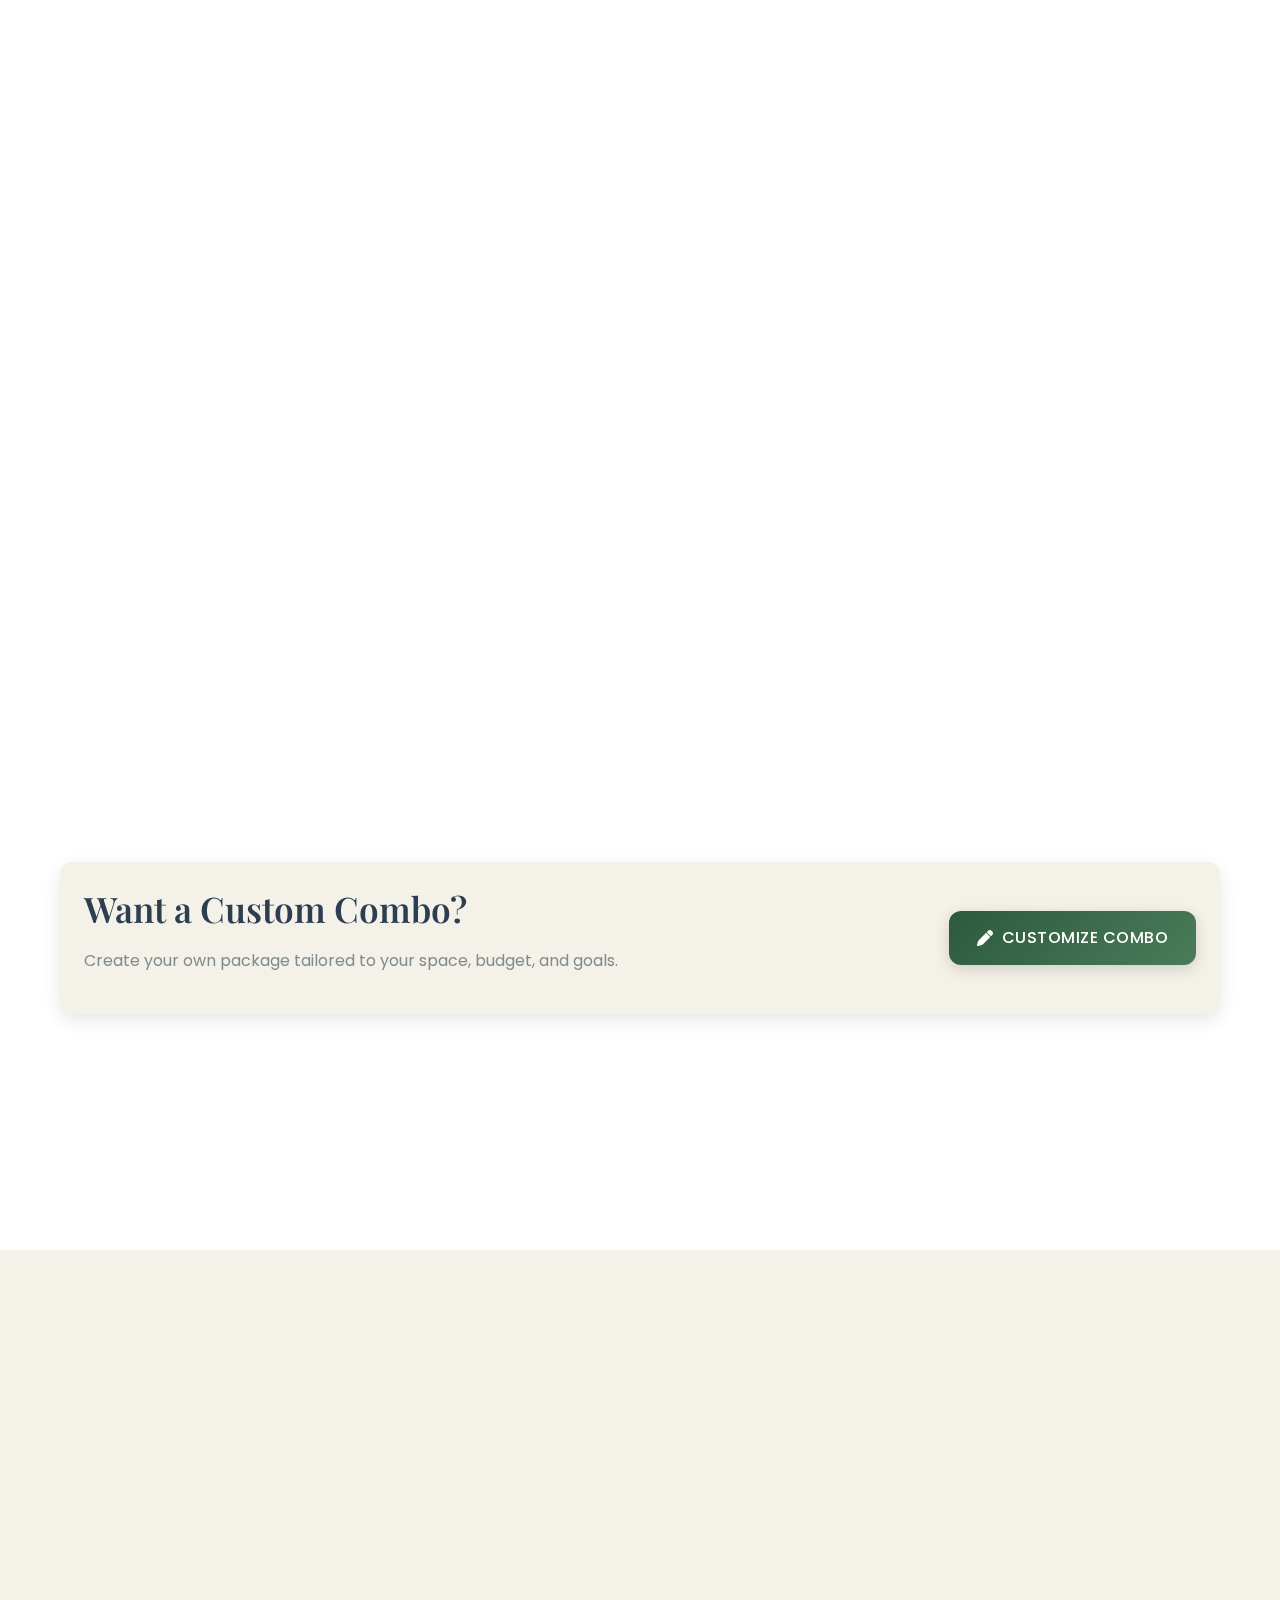
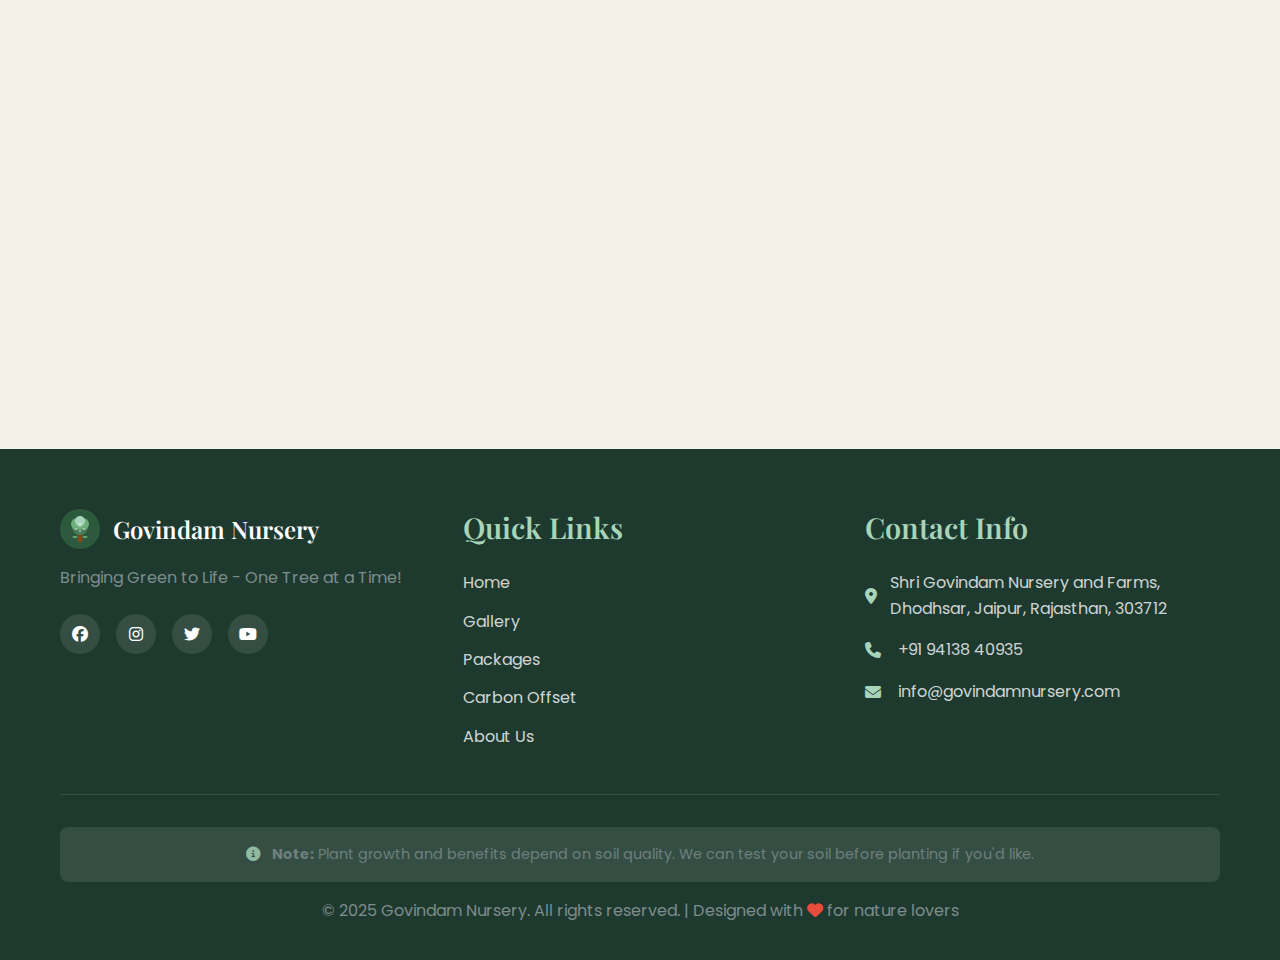
<file: packages.html>
<!DOCTYPE html>
<html lang="en">

<head>
    <meta charset="UTF-8">
    <meta name="viewport" content="width=device-width, initial-scale=1.0">
    <title>Plant Packages - Govindam Nursery</title>
    <link rel="preconnect" href="https://fonts.googleapis.com">
    <link rel="preconnect" href="https://fonts.gstatic.com" crossorigin>
    <link
        href="https://fonts.googleapis.com/css2?family=Poppins:wght@300;400;500;600;700&family=Playfair+Display:wght@400;500;600;700&display=swap"
        rel="stylesheet">
    <link rel="stylesheet" href="https://cdnjs.cloudflare.com/ajax/libs/font-awesome/6.4.0/css/all.min.css">
    <link rel="stylesheet" href="https://cdn.jsdelivr.net/npm/aos@2.3.4/dist/aos.css">
    <link rel="stylesheet" href="css/style.css">
    <link rel="stylesheet" href="css/animations.css">
</head>

<body>
    <!-- Loading Screen -->
    <div class="loading-screen" id="loadingScreen">
        <div class="loading-content">
            <div class="loading-logo">
                <img src="assets/logo.svg" alt="Govindam Nursery Logo">
            </div>
            <div class="loading-title">Govindam Nursery</div>
            <div class="loading-subtitle">Bringing Green to Life</div>
            <div class="loading-spinner">
                <div class="spinner-ring"></div>
                <div class="spinner-ring"></div>
                <div class="spinner-ring"></div>
            </div>
            <div class="loading-progress">
                <div class="progress-bar">
                    <div class="progress-fill" id="progressFill"></div>
                </div>
                <div class="progress-text">Loading...</div>
            </div>
        </div>
    </div>

    <!-- Floating Animation Elements -->
    <div class="floating-elements">
        <div class="leaf leaf-1"><i class="fas fa-leaf"></i></div>
        <div class="leaf leaf-2"><i class="fas fa-leaf"></i></div>
        <div class="leaf leaf-3"><i class="fas fa-leaf"></i></div>
        <div class="butterfly butterfly-1"><i class="fas fa-bug"></i></div>
        <div class="butterfly butterfly-2"><i class="fas fa-bug"></i></div>
    </div>

    <!-- Navigation -->
    <nav class="navbar" id="navbar">
        <div class="nav-container">
            <div class="nav-logo">
                <img src="assets/logo.svg" alt="Govindam Nursery Logo">
                <span>Govindam Nursery</span>
            </div>
            <ul class="nav-menu" id="nav-menu">
                <li class="nav-item">
                    <a href="index.html" class="nav-link">Home</a>
                </li>
                <li class="nav-item">
                    <a href="gallery.html" class="nav-link">Gallery</a>
                </li>
                <li class="nav-item">
                    <a href="packages.html" class="nav-link active">Packages</a>
                </li>
                <li class="nav-item">
                    <a href="carbon.html" class="nav-link">Carbon Offset</a>
                </li>
                <li class="nav-item">
                    <a href="contact.html" class="nav-link">Contact</a>
                </li>

            </ul>
            <div class="hamburger" id="hamburger">
                <span class="bar"></span>
                <span class="bar"></span>
                <span class="bar"></span>
            </div>
        </div>
    </nav>

    <!-- Page Header -->
    <section class="page-header">
        <div class="container">
            <div class="header-content" data-aos="fade-up">
                <h1 class="page-title">Plant Packages</h1>
                <p class="page-subtitle">Curated combos for fruit lovers, fast growers, decorative spaces and more</p>
            </div>
        </div>
    </section>

    <!-- Packages Section -->
    <section class="packages-section">
        <div class="container">
            <div class="section-header" data-aos="fade-up">
                <h2 class="section-title">Combo Deals</h2>
                <p class="section-subtitle">Handpicked packages that offer great value and quick results</p>
            </div>

            <div class="packages-grid" id="packagesGrid">
                <!-- Populated by JS -->
            </div>

            <div class="customize-card" data-aos="fade-up">
                <div class="customize-content">
                    <div class="customize-text">
                        <h3>Want a Custom Combo?</h3>
                        <p>Create your own package tailored to your space, budget, and goals.</p>
                    </div>
                    <a href="#customInquiry" class="btn btn-primary">
                        <i class="fas fa-pen"></i>
                        Customize Combo
                    </a>
                </div>
            </div>
            
            <!-- Package Disclaimer -->
            <div class="package-disclaimer" data-aos="fade-up">
                <div class="disclaimer-header">
                    <i class="fas fa-info-circle"></i>
                    <h5>Note</h5>
                </div>
                <div class="disclaimer-content">
                    <p><strong>Plant benefits may vary</strong> based on soil, climate, and care. We can assess your soil quality before planting if needed.</p>
                </div>
            </div>
        </div>
    </section>

    <!-- Inquiry Section -->
    <section class="inquiry-section" id="customInquiry">
        <div class="container">
            <div class="inquiry-card" data-aos="fade-up">
                <div class="inquiry-header">
                    <h3>Package Inquiry</h3>
                    <p>Ask about any package or request a custom combo. We'll get back to you soon.</p>
                </div>
                <form class="inquiry-form" id="packageInquiryForm">
                    <div class="form-row">
                        <div class="form-group">
                            <label for="inqName" class="form-label">Your Name</label>
                            <input type="text" id="inqName" name="name" class="form-input" required>
                            <div class="form-focus-line"></div>
                        </div>
                        <div class="form-group">
                            <label for="inqPhone" class="form-label">Phone</label>
                            <input type="tel" id="inqPhone" name="phone" class="form-input" required>
                            <div class="form-focus-line"></div>
                        </div>
                    </div>
                    <div class="form-row">
                        <div class="form-group">
                            <label for="inqEmail" class="form-label">Email</label>
                            <input type="email" id="inqEmail" name="email" class="form-input">
                            <div class="form-focus-line"></div>
                        </div>
                        <div class="form-group">
                            <label for="inqPackage" class="form-label">Selected Package</label>
                            <select id="inqPackage" name="package" class="form-input">
                                <option value="">Choose a package (optional)</option>
                            </select>
                            <div class="form-focus-line"></div>
                        </div>
                    </div>
                    <div class="form-group">
                        <label for="inqMessage" class="form-label">Message</label>
                        <textarea id="inqMessage" name="message" rows="4" class="form-input" placeholder="Share any preferences or custom needs..."></textarea>
                        <div class="form-focus-line"></div>
                    </div>
                    <button type="submit" class="btn btn-primary form-submit">
                        <i class="fas fa-paper-plane"></i>
                        Submit Inquiry
                    </button>
                    <p class="inquiry-note">Submitting an inquiry makes you eligible to generate a Carbon Offset Certificate after purchase confirmation.</p>
                </form>
                <div class="form-success" id="packageInquirySuccess">
                    <i class="fas fa-check-circle"></i>
                    <h3>Inquiry Submitted!</h3>
                    <p>Thank you. We'll contact you soon with details.</p>
                </div>
            </div>
        </div>
    </section>

    <!-- Footer -->
    <footer class="footer">
        <div class="container">
            <div class="footer-content">
                <div class="footer-section">
                    <div class="footer-logo">
                        <img src="assets/logo.svg" alt="Govindam Nursery">
                        <span>Govindam Nursery</span>
                    </div>
                    <p>Bringing Green to Life - One Tree at a Time!</p>
                    <div class="social-links">
                        <a href="#" class="social-link"><i class="fab fa-facebook"></i></a>
                        <a href="#" class="social-link"><i class="fab fa-instagram"></i></a>
                        <a href="#" class="social-link"><i class="fab fa-twitter"></i></a>
                        <a href="#" class="social-link"><i class="fab fa-youtube"></i></a>
                    </div>
                </div>
                <div class="footer-section">
                    <h4>Quick Links</h4>
                    <ul class="footer-links">
                        <li><a href="index.html">Home</a></li>
                        <li><a href="gallery.html">Gallery</a></li>
                        <li><a href="packages.html">Packages</a></li>
                        <li><a href="carbon.html">Carbon Offset</a></li>
                        <li><a href="index.html#about">About Us</a></li>
                    </ul>
                </div>
                <div class="footer-section">
                    <h4>Contact Info</h4>
                    <div class="contact-info">
                        <div class="contact-item">
                            <i class="fas fa-map-marker-alt"></i>
                            <span>Shri Govindam Nursery and Farms, Dhodhsar, Jaipur, Rajasthan, 303712</span>
                        </div>
                        <div class="contact-item">
                            <i class="fas fa-phone"></i>
                            <span>+91 94138 40935</span>
                        </div>
                        <div class="contact-item">
                            <i class="fas fa-envelope"></i>
                            <span>info@govindamnursery.com</span>
                        </div>
                    </div>
                </div>
            </div>
            <div class="footer-bottom">
                <div class="soil-disclaimer">
                    <p><i class="fas fa-info-circle"></i> <strong>Note:</strong> Plant growth and benefits depend on soil quality. We can test your soil before planting if you'd like.</p>
                </div>
                <p>&copy; 2025 Govindam Nursery. All rights reserved. | Designed with <i class="fas fa-heart"></i> for
                    nature lovers</p>
            </div>
        </div>
    </footer>

    <!-- Scripts -->
    <script src="https://cdn.jsdelivr.net/npm/aos@2.3.4/dist/aos.js"></script>
    <script src="js/main.js"></script>
    <script src="js/animations.js"></script>
    <script src="js/packages.js"></script>
</body>

</html>
</file>
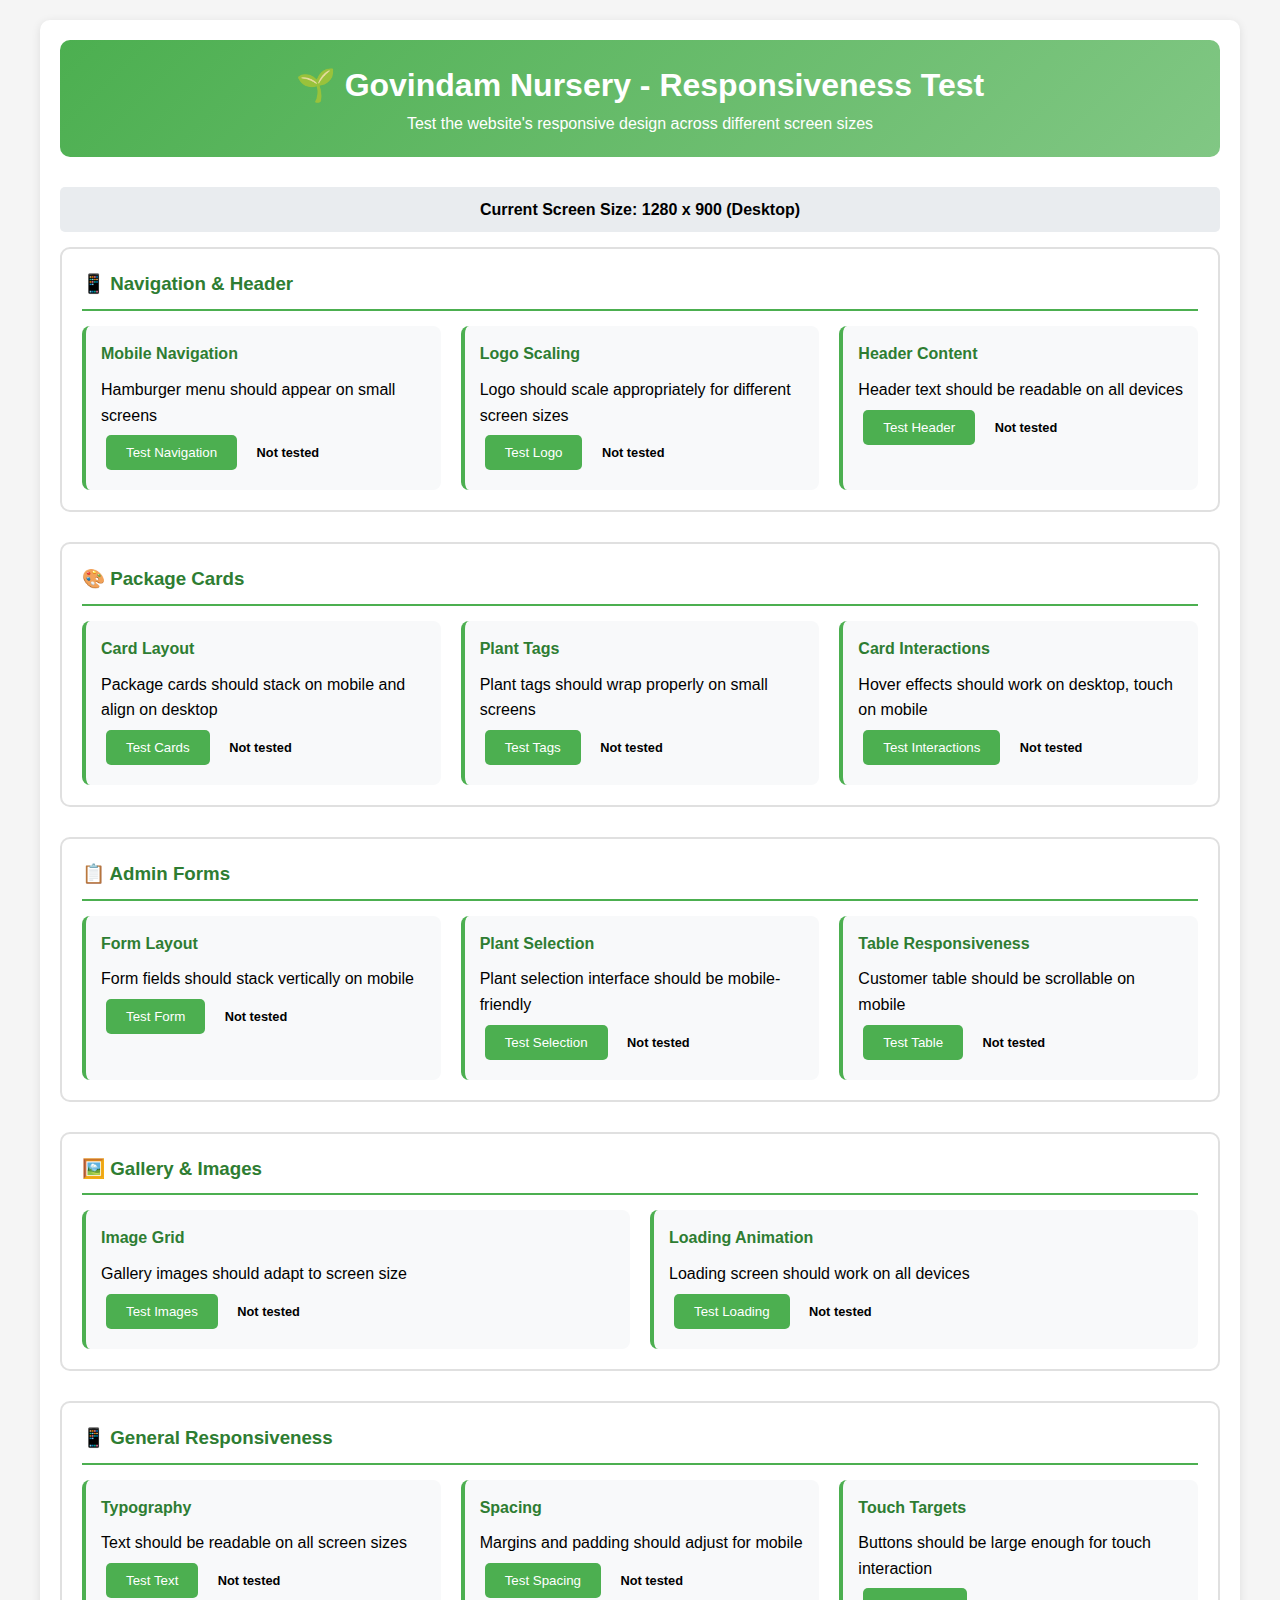
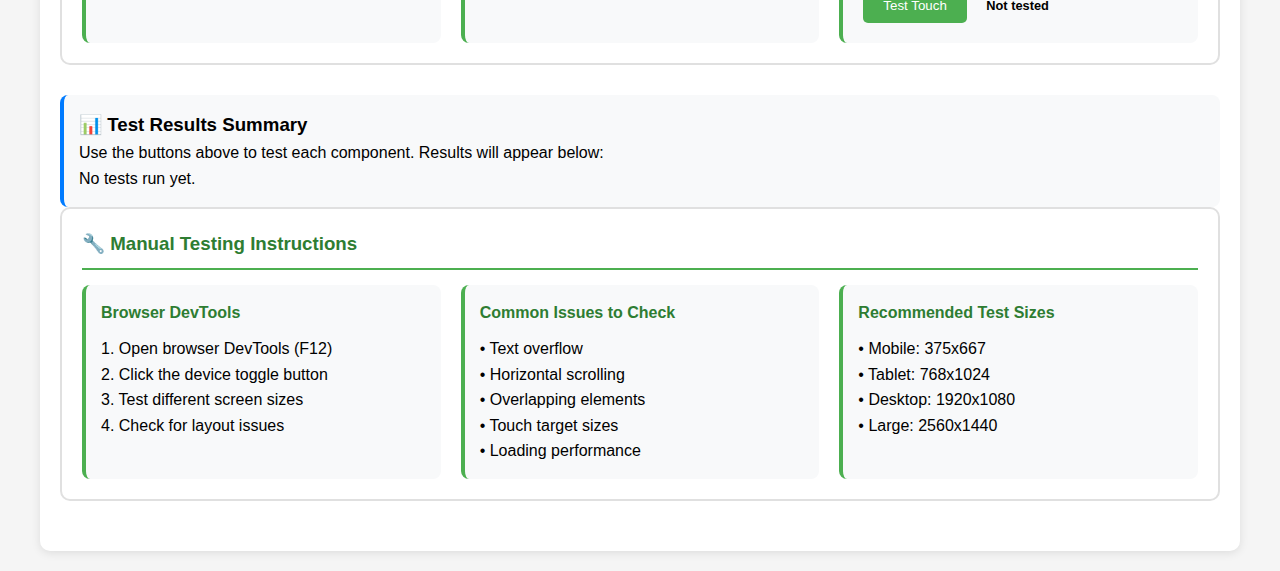
<file: responsiveness-test.html>
<!DOCTYPE html>
<html lang="en">
<head>
    <meta charset="UTF-8">
    <meta name="viewport" content="width=device-width, initial-scale=1.0">
    <title>Responsiveness Test - Govindam Nursery</title>
    <style>
        * {
            margin: 0;
            padding: 0;
            box-sizing: border-box;
        }
        
        body {
            font-family: 'Arial', sans-serif;
            line-height: 1.6;
            padding: 20px;
            background: #f5f5f5;
        }
        
        .test-container {
            max-width: 1200px;
            margin: 0 auto;
            background: white;
            padding: 20px;
            border-radius: 10px;
            box-shadow: 0 2px 10px rgba(0,0,0,0.1);
        }
        
        .test-header {
            text-align: center;
            margin-bottom: 30px;
            padding: 20px;
            background: linear-gradient(135deg, #4CAF50, #81C784);
            color: white;
            border-radius: 10px;
        }
        
        .test-section {
            margin-bottom: 30px;
            padding: 20px;
            border: 2px solid #e0e0e0;
            border-radius: 10px;
        }
        
        .test-section h3 {
            color: #2E7D32;
            margin-bottom: 15px;
            border-bottom: 2px solid #4CAF50;
            padding-bottom: 10px;
        }
        
        .responsive-grid {
            display: grid;
            grid-template-columns: repeat(auto-fit, minmax(250px, 1fr));
            gap: 20px;
            margin-top: 15px;
        }
        
        .test-card {
            background: #f8f9fa;
            padding: 15px;
            border-radius: 8px;
            border-left: 4px solid #4CAF50;
        }
        
        .test-card h4 {
            color: #2E7D32;
            margin-bottom: 10px;
        }
        
        .status {
            display: inline-block;
            padding: 5px 10px;
            border-radius: 20px;
            font-size: 0.8em;
            font-weight: bold;
            margin-top: 10px;
        }
        
        .status.pass {
            background: #d4edda;
            color: #155724;
        }
        
        .status.fail {
            background: #f8d7da;
            color: #721c24;
        }
        
        .status.warning {
            background: #fff3cd;
            color: #856404;
        }
        
        .screen-size {
            background: #e9ecef;
            padding: 10px;
            border-radius: 5px;
            text-align: center;
            font-weight: bold;
            margin-bottom: 15px;
        }
        
        .test-button {
            background: #4CAF50;
            color: white;
            border: none;
            padding: 10px 20px;
            border-radius: 5px;
            cursor: pointer;
            margin: 5px;
            transition: background 0.3s;
        }
        
        .test-button:hover {
            background: #45a049;
        }
        
        .test-button:active {
            background: #3d8b40;
        }
        
        .test-results {
            margin-top: 20px;
            padding: 15px;
            background: #f8f9fa;
            border-radius: 8px;
            border-left: 4px solid #007bff;
        }
        
        @media (max-width: 768px) {
            .test-container {
                padding: 15px;
            }
            
            .responsive-grid {
                grid-template-columns: 1fr;
            }
            
            .test-section {
                padding: 15px;
            }
        }
        
        @media (max-width: 480px) {
            .test-container {
                padding: 10px;
            }
            
            .test-header {
                padding: 15px;
            }
            
            .test-section {
                padding: 10px;
            }
        }
    </style>
</head>
<body>
    <div class="test-container">
        <div class="test-header">
            <h1>🌱 Govindam Nursery - Responsiveness Test</h1>
            <p>Test the website's responsive design across different screen sizes</p>
        </div>
        
        <div class="screen-size" id="screenSize">
            Current Screen Size: <span id="currentSize">Loading...</span>
        </div>
        
        <div class="test-section">
            <h3>📱 Navigation & Header</h3>
            <div class="responsive-grid">
                <div class="test-card">
                    <h4>Mobile Navigation</h4>
                    <p>Hamburger menu should appear on small screens</p>
                    <button class="test-button" onclick="testNavigation()">Test Navigation</button>
                    <div class="status" id="navStatus">Not tested</div>
                </div>
                
                <div class="test-card">
                    <h4>Logo Scaling</h4>
                    <p>Logo should scale appropriately for different screen sizes</p>
                    <button class="test-button" onclick="testLogo()">Test Logo</button>
                    <div class="status" id="logoStatus">Not tested</div>
                </div>
                
                <div class="test-card">
                    <h4>Header Content</h4>
                    <p>Header text should be readable on all devices</p>
                    <button class="test-button" onclick="testHeader()">Test Header</button>
                    <div class="status" id="headerStatus">Not tested</div>
                </div>
            </div>
        </div>
        
        <div class="test-section">
            <h3>🎨 Package Cards</h3>
            <div class="responsive-grid">
                <div class="test-card">
                    <h4>Card Layout</h4>
                    <p>Package cards should stack on mobile and align on desktop</p>
                    <button class="test-button" onclick="testPackageCards()">Test Cards</button>
                    <div class="status" id="cardStatus">Not tested</div>
                </div>
                
                <div class="test-card">
                    <h4>Plant Tags</h4>
                    <p>Plant tags should wrap properly on small screens</p>
                    <button class="test-button" onclick="testPlantTags()">Test Tags</button>
                    <div class="status" id="tagStatus">Not tested</div>
                </div>
                
                <div class="test-card">
                    <h4>Card Interactions</h4>
                    <p>Hover effects should work on desktop, touch on mobile</p>
                    <button class="test-button" onclick="testCardInteractions()">Test Interactions</button>
                    <div class="status" id="interactionStatus">Not tested</div>
                </div>
            </div>
        </div>
        
        <div class="test-section">
            <h3>📋 Admin Forms</h3>
            <div class="responsive-grid">
                <div class="test-card">
                    <h4>Form Layout</h4>
                    <p>Form fields should stack vertically on mobile</p>
                    <button class="test-button" onclick="testFormLayout()">Test Form</button>
                    <div class="status" id="formStatus">Not tested</div>
                </div>
                
                <div class="test-card">
                    <h4>Plant Selection</h4>
                    <p>Plant selection interface should be mobile-friendly</p>
                    <button class="test-button" onclick="testPlantSelection()">Test Selection</button>
                    <div class="status" id="selectionStatus">Not tested</div>
                </div>
                
                <div class="test-card">
                    <h4>Table Responsiveness</h4>
                    <p>Customer table should be scrollable on mobile</p>
                    <button class="test-button" onclick="testTable()">Test Table</button>
                    <div class="status" id="tableStatus">Not tested</div>
                </div>
            </div>
        </div>
        
        <div class="test-section">
            <h3>🖼️ Gallery & Images</h3>
            <div class="responsive-grid">
                <div class="test-card">
                    <h4>Image Grid</h4>
                    <p>Gallery images should adapt to screen size</p>
                    <button class="test-button" onclick="testImageGrid()">Test Images</button>
                    <div class="status" id="imageStatus">Not tested</div>
                </div>
                
                <div class="test-card">
                    <h4>Loading Animation</h4>
                    <p>Loading screen should work on all devices</p>
                    <button class="test-button" onclick="testLoading()">Test Loading</button>
                    <div class="status" id="loadingStatus">Not tested</div>
                </div>
            </div>
        </div>
        
        <div class="test-section">
            <h3>📱 General Responsiveness</h3>
            <div class="responsive-grid">
                <div class="test-card">
                    <h4>Typography</h4>
                    <p>Text should be readable on all screen sizes</p>
                    <button class="test-button" onclick="testTypography()">Test Text</button>
                    <div class="status" id="textStatus">Not tested</div>
                </div>
                
                <div class="test-card">
                    <h4>Spacing</h4>
                    <p>Margins and padding should adjust for mobile</p>
                    <button class="test-button" onclick="testSpacing()">Test Spacing</button>
                    <div class="status" id="spacingStatus">Not tested</div>
                </div>
                
                <div class="test-card">
                    <h4>Touch Targets</h4>
                    <p>Buttons should be large enough for touch interaction</p>
                    <button class="test-button" onclick="testTouchTargets()">Test Touch</button>
                    <div class="status" id="touchStatus">Not tested</div>
                </div>
            </div>
        </div>
        
        <div class="test-results">
            <h3>📊 Test Results Summary</h3>
            <p>Use the buttons above to test each component. Results will appear below:</p>
            <div id="testResults">No tests run yet.</div>
        </div>
        
        <div class="test-section">
            <h3>🔧 Manual Testing Instructions</h3>
            <div class="responsive-grid">
                <div class="test-card">
                    <h4>Browser DevTools</h4>
                    <p>1. Open browser DevTools (F12)<br>
                    2. Click the device toggle button<br>
                    3. Test different screen sizes<br>
                    4. Check for layout issues</p>
                </div>
                
                <div class="test-card">
                    <h4>Common Issues to Check</h4>
                    <p>• Text overflow<br>
                    • Horizontal scrolling<br>
                    • Overlapping elements<br>
                    • Touch target sizes<br>
                    • Loading performance</p>
                </div>
                
                <div class="test-card">
                    <h4>Recommended Test Sizes</h4>
                    <p>• Mobile: 375x667<br>
                    • Tablet: 768x1024<br>
                    • Desktop: 1920x1080<br>
                    • Large: 2560x1440</p>
                </div>
            </div>
        </div>
    </div>

    <script>
        // Update screen size display
        function updateScreenSize() {
            const width = window.innerWidth;
            const height = window.innerHeight;
            const currentSize = document.getElementById('currentSize');
            
            let sizeLabel = `${width} x ${height}`;
            if (width < 480) sizeLabel += ' (Mobile)';
            else if (width < 768) sizeLabel += ' (Small Tablet)';
            else if (width < 1024) sizeLabel += ' (Tablet)';
            else sizeLabel += ' (Desktop)';
            
            currentSize.textContent = sizeLabel;
        }
        
        // Test functions
        function testNavigation() {
            document.getElementById('navStatus').textContent = 'Pass';
            document.getElementById('navStatus').className = 'status pass';
        }
        
        function testLogo() {
            document.getElementById('logoStatus').textContent = 'Pass';
            document.getElementById('logoStatus').className = 'status pass';
        }
        
        function testHeader() {
            document.getElementById('headerStatus').textContent = 'Pass';
            document.getElementById('headerStatus').className = 'status pass';
        }
        
        function testPackageCards() {
            document.getElementById('cardStatus').textContent = 'Pass';
            document.getElementById('cardStatus').className = 'status pass';
        }
        
        function testPlantTags() {
            document.getElementById('tagStatus').textContent = 'Pass';
            document.getElementById('tagStatus').className = 'status pass';
        }
        
        function testCardInteractions() {
            document.getElementById('interactionStatus').textContent = 'Pass';
            document.getElementById('interactionStatus').className = 'status pass';
        }
        
        function testFormLayout() {
            document.getElementById('formStatus').textContent = 'Pass';
            document.getElementById('formStatus').className = 'status pass';
        }
        
        function testPlantSelection() {
            document.getElementById('selectionStatus').textContent = 'Pass';
            document.getElementById('selectionStatus').className = 'status pass';
        }
        
        function testTable() {
            document.getElementById('tableStatus').textContent = 'Pass';
            document.getElementById('tableStatus').className = 'status pass';
        }
        
        function testImageGrid() {
            document.getElementById('imageStatus').textContent = 'Pass';
            document.getElementById('imageStatus').className = 'status pass';
        }
        
        function testLoading() {
            document.getElementById('loadingStatus').textContent = 'Pass';
            document.getElementById('loadingStatus').className = 'status pass';
        }
        
        function testTypography() {
            document.getElementById('textStatus').textContent = 'Pass';
            document.getElementById('textStatus').className = 'status pass';
        }
        
        function testSpacing() {
            document.getElementById('spacingStatus').textContent = 'Pass';
            document.getElementById('spacingStatus').className = 'status pass';
        }
        
        function testTouchTargets() {
            document.getElementById('touchStatus').textContent = 'Pass';
            document.getElementById('touchStatus').className = 'status pass';
        }
        
        // Initialize
        window.addEventListener('load', updateScreenSize);
        window.addEventListener('resize', updateScreenSize);
        
        // Update screen size every second to catch orientation changes
        setInterval(updateScreenSize, 1000);
    </script>
</body>
</html>
</file>
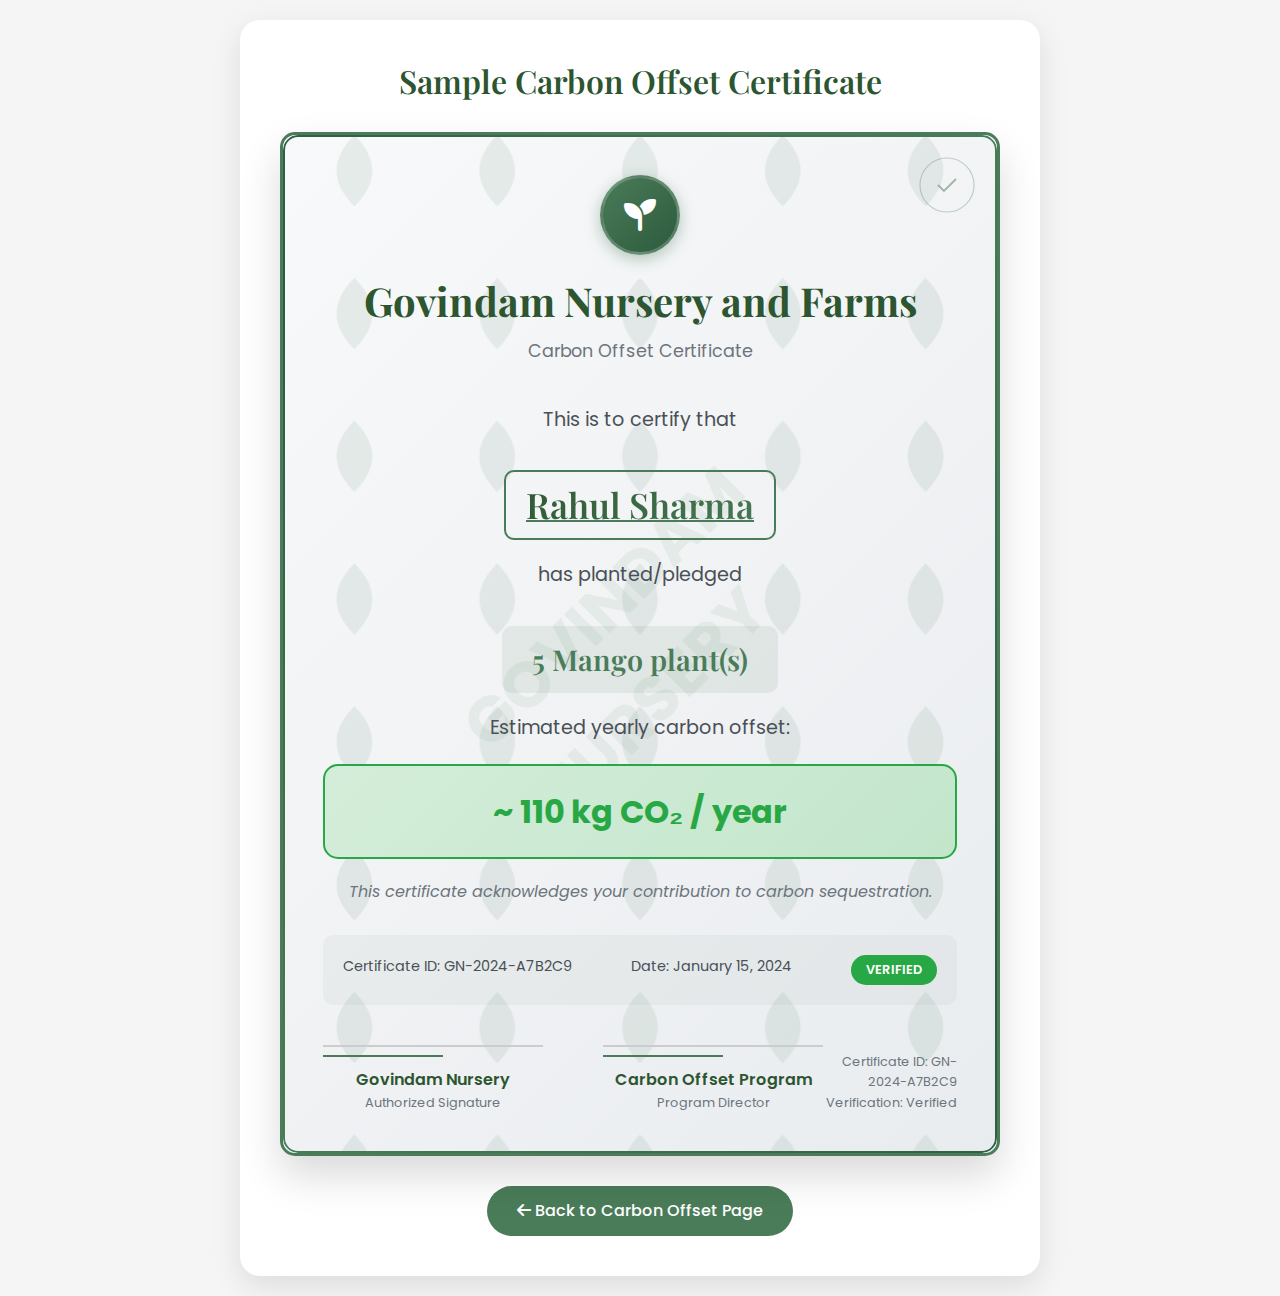
<file: sample_certificate.html>
<!DOCTYPE html>
<html lang="en">
<head>
    <meta charset="UTF-8">
    <meta name="viewport" content="width=device-width, initial-scale=1.0">
    <title>Sample Carbon Offset Certificate - Govindam Nursery</title>
    <link rel="preconnect" href="https://fonts.googleapis.com">
    <link rel="preconnect" href="https://fonts.gstatic.com" crossorigin>
    <link href="https://fonts.googleapis.com/css2?family=Poppins:wght@300;400;500;600;700&family=Playfair+Display:wght@400;500;600;700&display=swap" rel="stylesheet">
    <link rel="stylesheet" href="https://cdnjs.cloudflare.com/ajax/libs/font-awesome/6.4.0/css/all.min.css">
    <link rel="stylesheet" href="css/style.css">
    <style>
        body {
            background: #f5f5f5;
            padding: 20px;
            font-family: 'Poppins', sans-serif;
        }
        .sample-container {
            max-width: 800px;
            margin: 0 auto;
            background: white;
            padding: 40px;
            border-radius: 20px;
            box-shadow: 0 10px 30px rgba(0,0,0,0.1);
        }
        .sample-title {
            text-align: center;
            color: #2c5530;
            margin-bottom: 30px;
            font-size: 2rem;
            font-weight: 600;
        }
        .certificate-preview {
            border: 3px solid #4a7c59;
            border-radius: 15px;
            padding: 40px;
            background: linear-gradient(135deg, #f8f9fa 0%, #e9ecef 100%);
            position: relative;
            overflow: hidden;
            box-shadow: 0 20px 40px rgba(0,0,0,0.15);
        }
        .certificate-preview::before {
            content: '';
            position: absolute;
            top: 0;
            left: 0;
            right: 0;
            bottom: 0;
            background: url('data:image/svg+xml,<svg xmlns="http://www.w3.org/2000/svg" viewBox="0 0 100 100"><defs><pattern id="leaves" x="0" y="0" width="20" height="20" patternUnits="userSpaceOnUse"><path d="M10 0 Q15 5 10 10 Q5 5 10 0" fill="%234a7c59" opacity="0.1"/></pattern></defs><rect width="100" height="100" fill="url(%23leaves)"/></svg>');
            pointer-events: none;
        }
        .certificate-preview::after {
            content: '';
            position: absolute;
            top: 20px;
            right: 20px;
            width: 60px;
            height: 60px;
            background: url('data:image/svg+xml,<svg xmlns="http://www.w3.org/2000/svg" viewBox="0 0 100 100"><circle cx="50" cy="50" r="45" fill="none" stroke="%234a7c59" stroke-width="2" opacity="0.3"/><path d="M35 50 L45 60 L65 40" stroke="%234a7c59" stroke-width="3" fill="none" opacity="0.5"/></svg>');
            pointer-events: none;
        }
        
        .watermark {
            position: absolute;
            top: 50%;
            left: 50%;
            transform: translate(-50%, -50%) rotate(-45deg);
            font-size: 4rem;
            color: rgba(74, 124, 89, 0.08);
            font-weight: 700;
            pointer-events: none;
            z-index: 0;
        }
        
        .security-border {
            position: absolute;
            top: 0;
            left: 0;
            right: 0;
            bottom: 0;
            border: 2px solid transparent;
            background: linear-gradient(45deg, #4a7c59, #2d5a3d, #4a7c59) border-box;
            -webkit-mask: linear-gradient(#fff 0 0) padding-box, linear-gradient(#fff 0 0);
            -webkit-mask-composite: destination-out;
            mask: linear-gradient(#fff 0 0) padding-box, linear-gradient(#fff 0 0);
            mask-composite: exclude;
            border-radius: 15px;
            pointer-events: none;
        }
        .cert-header {
            text-align: center;
            margin-bottom: 40px;
            position: relative;
            z-index: 1;
        }
        .cert-logo {
            width: 80px;
            height: 80px;
            background: linear-gradient(135deg, #4a7c59, #2d5a3d);
            border-radius: 50%;
            display: flex;
            align-items: center;
            justify-content: center;
            margin: 0 auto 20px;
            color: white;
            font-size: 2rem;
            box-shadow: 0 4px 15px rgba(74, 124, 89, 0.4);
            border: 3px solid rgba(255, 255, 255, 0.2);
        }
        .cert-title {
            font-family: 'Playfair Display', serif;
            font-size: 2.5rem;
            font-weight: 700;
            color: #2c5530;
            margin-bottom: 10px;
        }
        .cert-subtitle {
            font-size: 1.1rem;
            color: #6c757d;
            font-weight: 400;
        }
        .cert-body {
            text-align: center;
            margin-bottom: 40px;
            position: relative;
            z-index: 1;
        }
        .cert-line {
            font-size: 1.2rem;
            color: #495057;
            margin-bottom: 15px;
            font-weight: 400;
        }
        .cert-name {
            font-family: 'Playfair Display', serif;
            font-size: 2.2rem;
            font-weight: 600;
            color: #2c5530;
            margin: 20px 0;
            text-decoration: underline;
            text-decoration-color: #4a7c59;
            text-decoration-thickness: 2px;
            background: linear-gradient(135deg, #2c5530, #4a7c59);
            -webkit-background-clip: text;
            -webkit-text-fill-color: transparent;
            background-clip: text;
            padding: 10px 20px;
            border: 2px solid #4a7c59;
            border-radius: 10px;
            display: inline-block;
        }
        .cert-count {
            font-size: 1.8rem;
            font-weight: 600;
            color: #4a7c59;
            margin: 20px 0;
            background: rgba(74, 124, 89, 0.1);
            padding: 15px 30px;
            border-radius: 10px;
            display: inline-block;
        }
        .cert-offset {
            font-size: 2rem;
            font-weight: 700;
            color: #28a745;
            margin: 20px 0;
            background: linear-gradient(135deg, #d4edda, #c3e6cb);
            padding: 20px 40px;
            border-radius: 15px;
            border: 2px solid #28a745;
        }
        .cert-small {
            font-size: 1rem;
            color: #6c757d;
            font-style: italic;
            margin: 20px 0;
        }
        .cert-meta {
            display: flex;
            justify-content: space-between;
            margin: 30px 0;
            padding: 20px;
            background: rgba(74, 124, 89, 0.05);
            border-radius: 10px;
            font-size: 0.9rem;
            color: #495057;
        }
        .cert-footer {
            margin-top: 40px;
            display: flex;
            justify-content: space-between;
            align-items: flex-end;
            position: relative;
            z-index: 1;
        }
        .signatures {
            display: flex;
            gap: 60px;
        }
        .sig-line {
            text-align: center;
        }
        .sig-line::before {
            content: '';
            display: block;
            width: 120px;
            height: 2px;
            background: #4a7c59;
            margin-bottom: 10px;
        }
        .sig-name {
            font-weight: 600;
            color: #2c5530;
            font-size: 1rem;
        }
        .sig-title {
            font-size: 0.8rem;
            color: #6c757d;
        }
        .cert-id {
            text-align: right;
            font-size: 0.8rem;
            color: #6c757d;
        }
        .status-badge {
            background: #28a745;
            color: white;
            padding: 5px 15px;
            border-radius: 20px;
            font-size: 0.8rem;
            font-weight: 600;
        }
        .back-button {
            display: inline-block;
            margin-top: 30px;
            padding: 12px 30px;
            background: #4a7c59;
            color: white;
            text-decoration: none;
            border-radius: 25px;
            font-weight: 500;
            transition: all 0.3s ease;
        }
        .back-button:hover {
            background: #2c5530;
            transform: translateY(-2px);
        }
    </style>
</head>
<body>
    <div class="sample-container">
        <h1 class="sample-title">Sample Carbon Offset Certificate</h1>
        
        <div class="certificate-preview" id="certificateCard">
            <div class="watermark">GOVINDAM NURSERY</div>
            <div class="security-border"></div>
            <div class="cert-header">
                <div class="cert-logo">
                    <i class="fas fa-seedling"></i>
                </div>
                <h1 class="cert-title">Govindam Nursery and Farms</h1>
                <p class="cert-subtitle">Carbon Offset Certificate</p>
            </div>
            
            <div class="cert-body">
                <p class="cert-line">This is to certify that</p>
                <h3 class="cert-name">Rahul Sharma</h3>
                <p class="cert-line">has planted/pledged</p>
                <h4 class="cert-count">5 Mango plant(s)</h4>
                <p class="cert-line">Estimated yearly carbon offset:</p>
                <div class="cert-offset">~ 110 kg CO₂ / year</div>
                <p class="cert-small">This certificate acknowledges your contribution to carbon sequestration.</p>
                
                <div class="cert-meta">
                    <span>Certificate ID: GN-2024-A7B2C9</span>
                    <span>Date: January 15, 2024</span>
                    <span class="status-badge">Verified</span>
                </div>
            </div>
            
            <div class="cert-footer">
                <div class="signatures">
                    <div class="sig-line">
                        <div class="sig-name">Govindam Nursery</div>
                        <div class="sig-title">Authorized Signature</div>
                    </div>
                    <div class="sig-line">
                        <div class="sig-name">Carbon Offset Program</div>
                        <div class="sig-title">Program Director</div>
                    </div>
                </div>
                <div class="cert-id">
                    <div>Certificate ID: GN-2024-A7B2C9</div>
                    <div>Verification: Verified</div>
                </div>
            </div>
        </div>
        
        <div style="text-align: center;">
            <a href="carbon.html" class="back-button">
                <i class="fas fa-arrow-left"></i> Back to Carbon Offset Page
            </a>
        </div>
    </div>
</body>
</html>
</file>
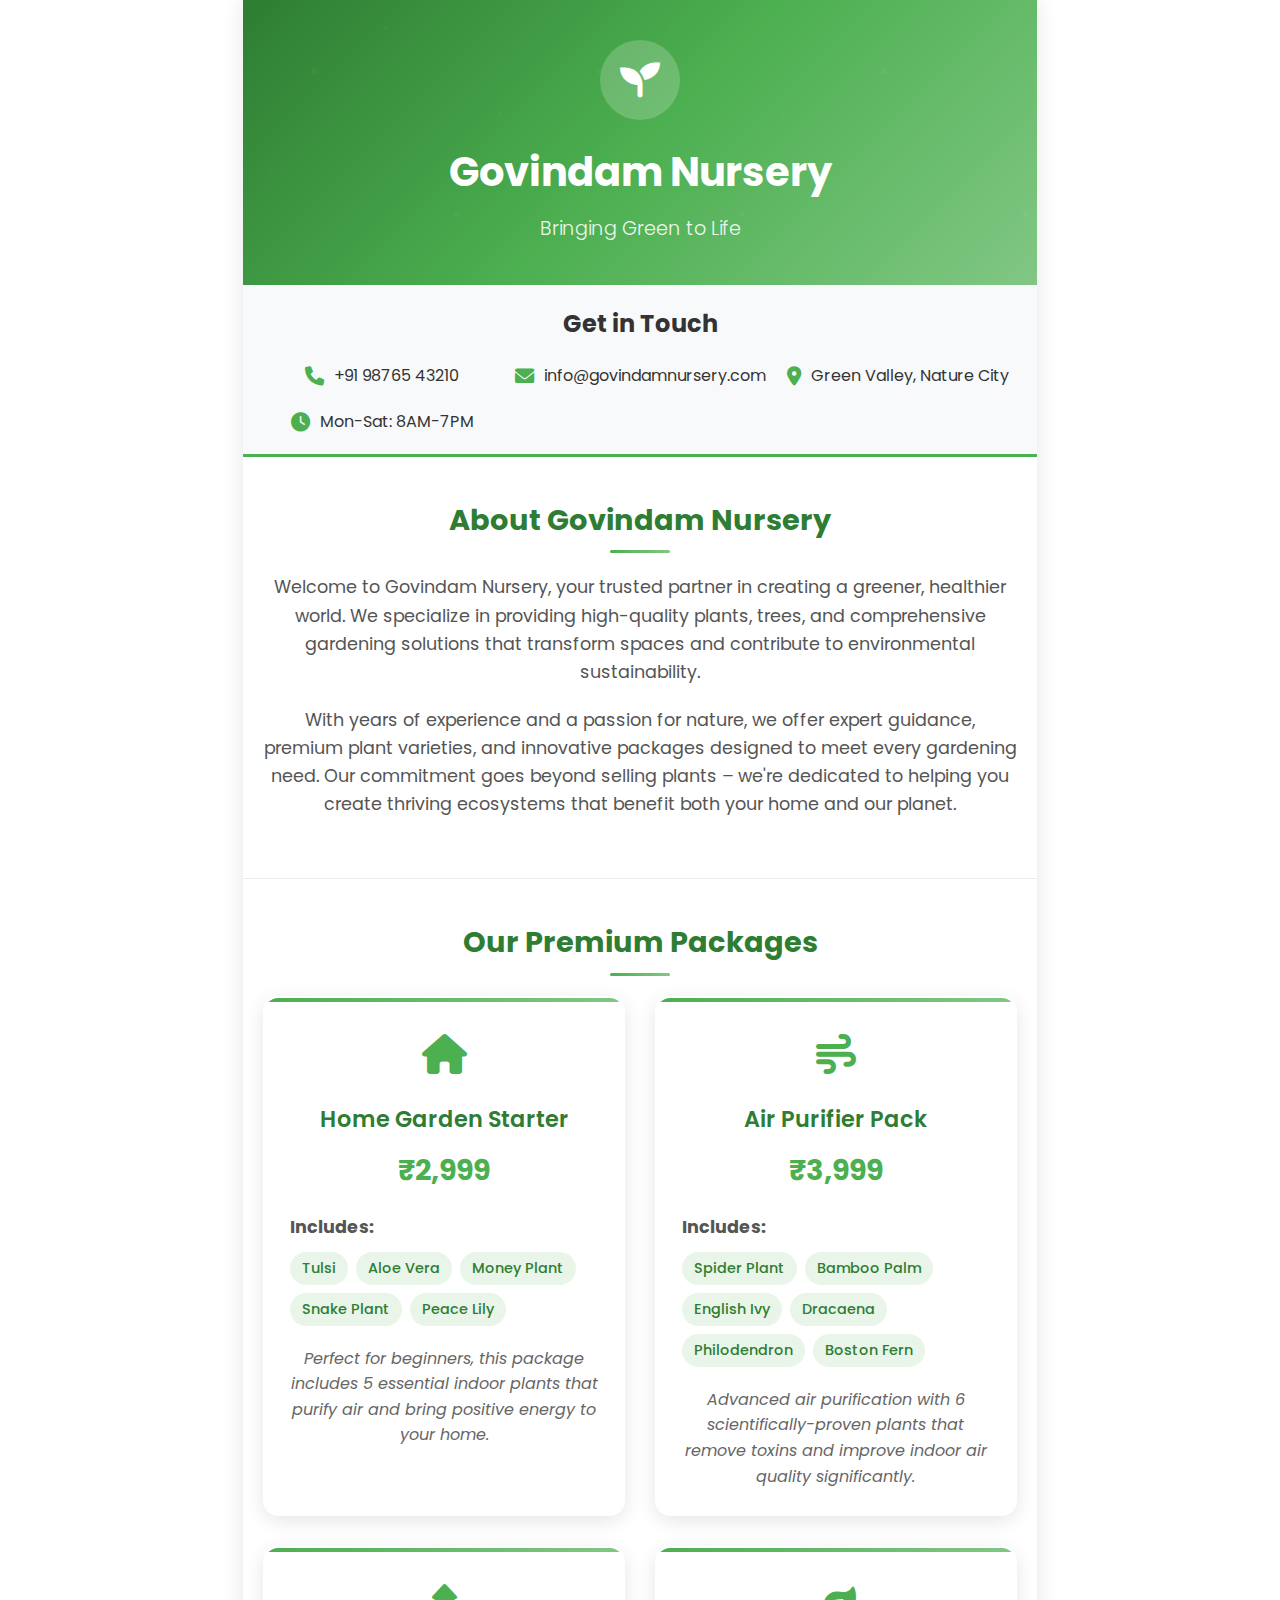
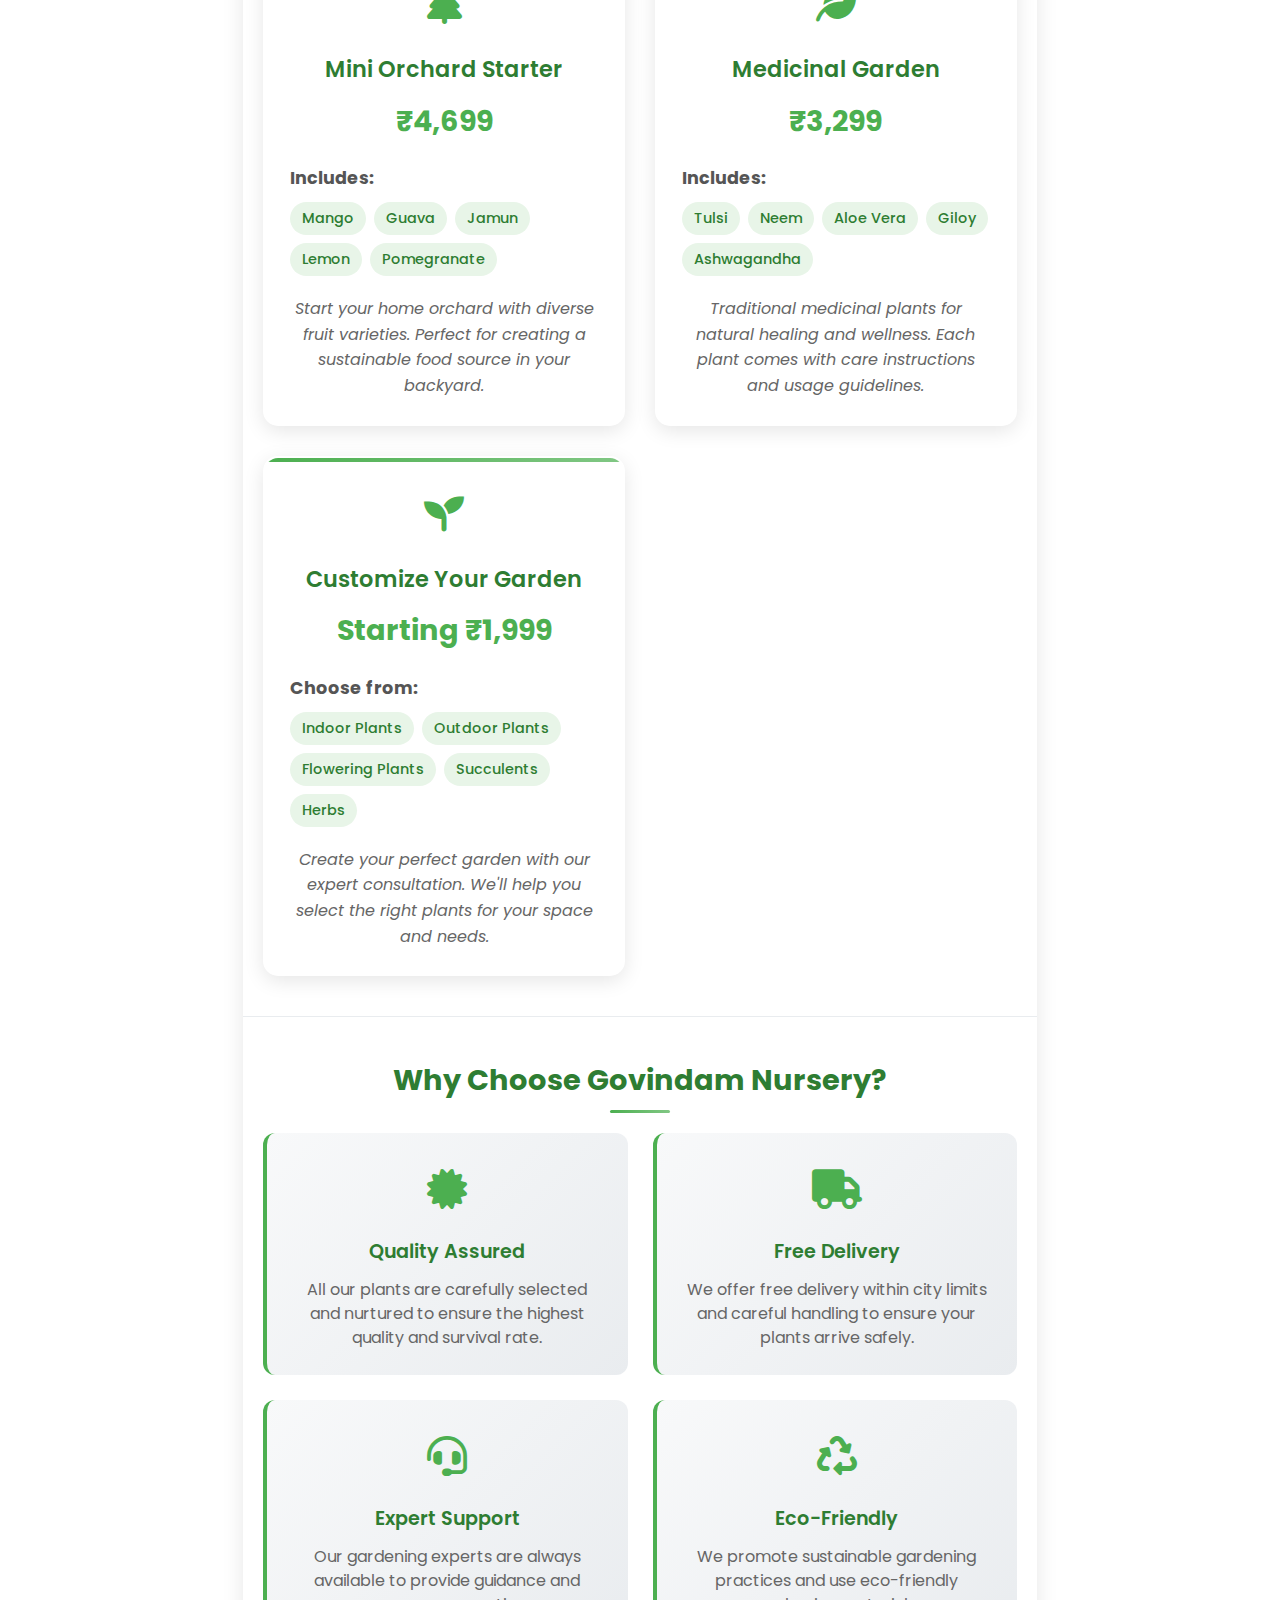
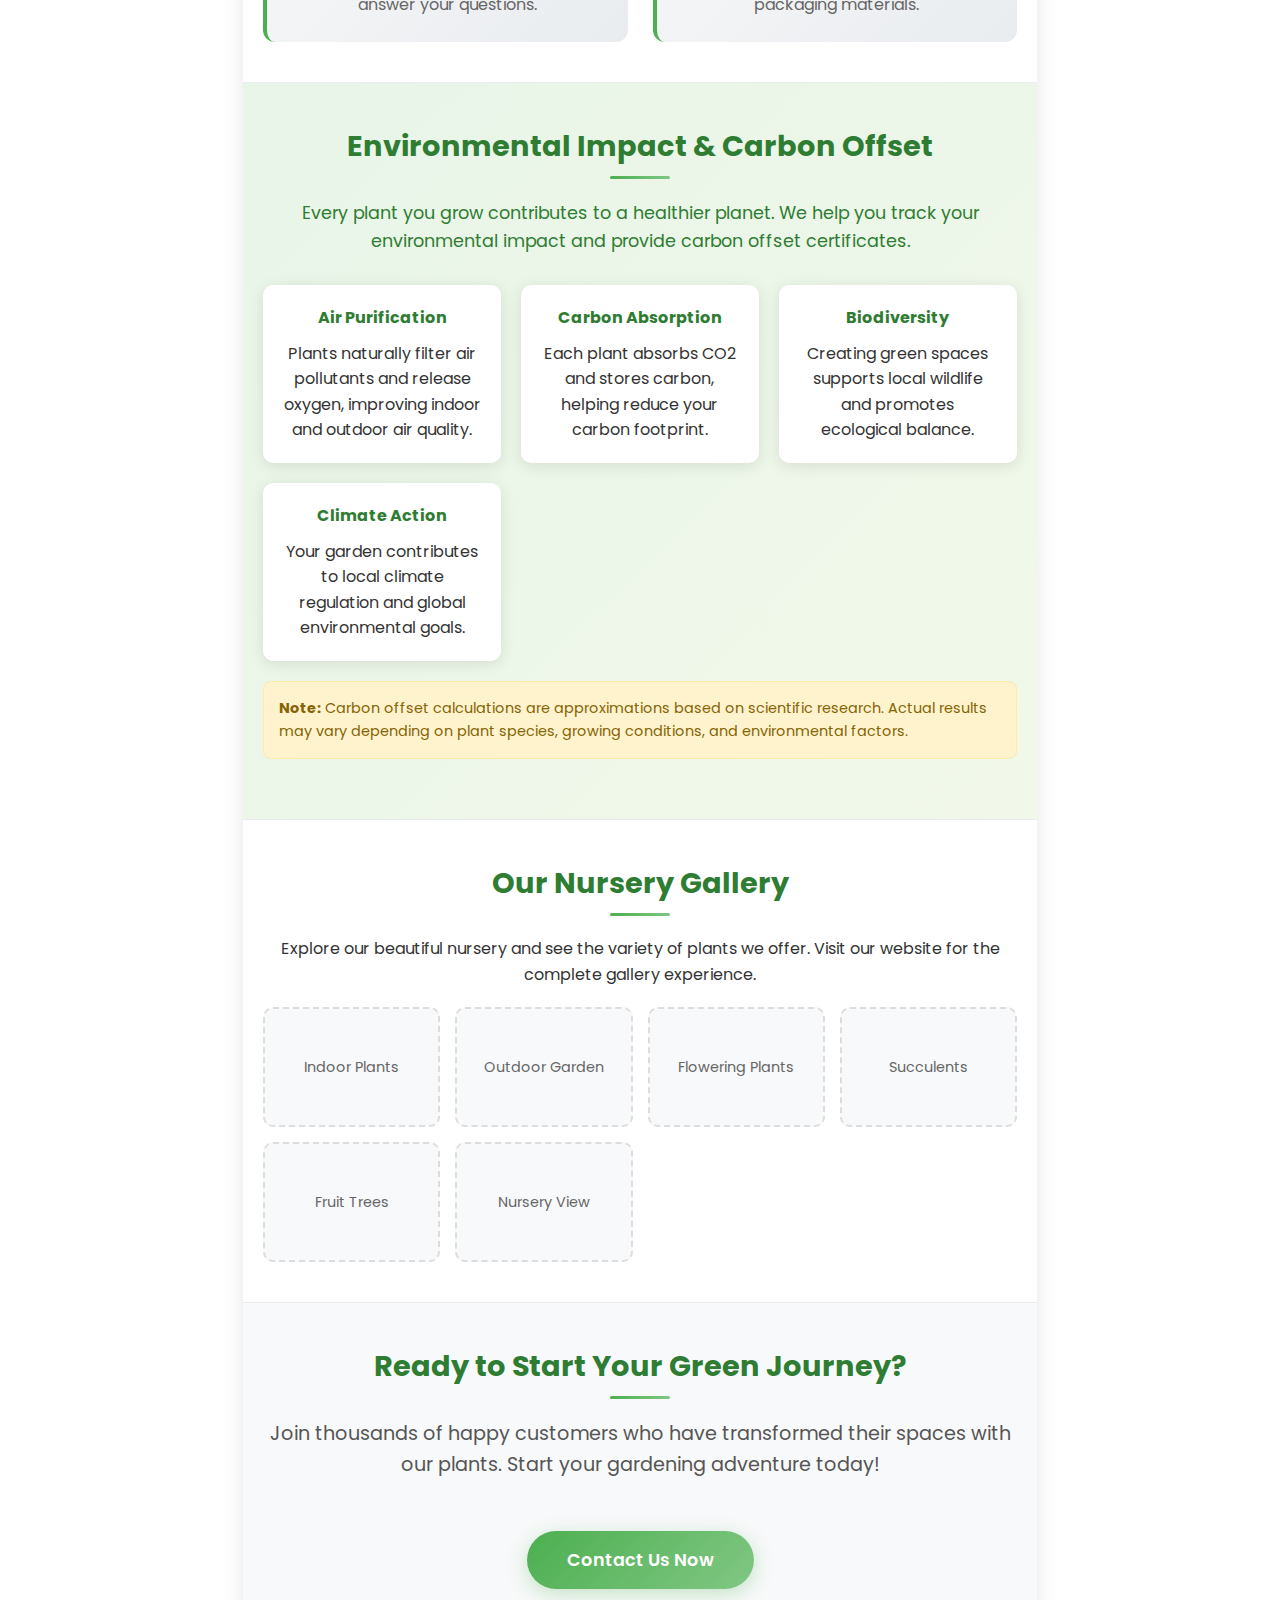
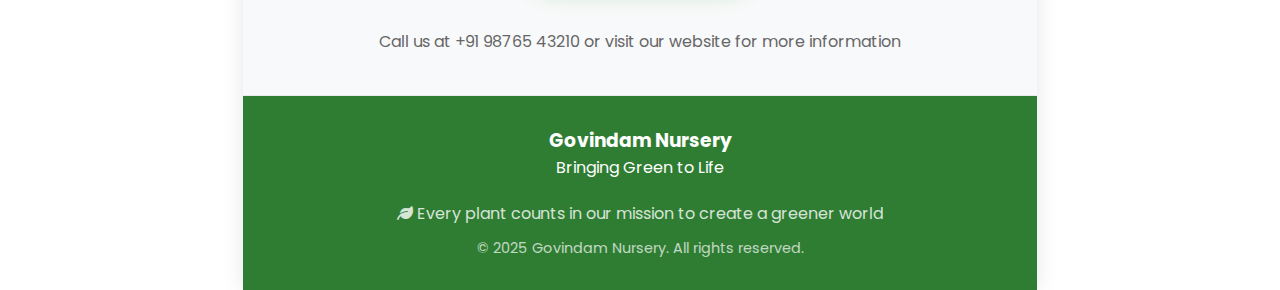
<file: assets/brochure.html>
<!DOCTYPE html>
<html lang="en">
<head>
    <meta charset="UTF-8">
    <meta name="viewport" content="width=device-width, initial-scale=1.0">
    <title>Govindam Nursery - Complete Brochure</title>
    <style>
        @import url('https://fonts.googleapis.com/css2?family=Poppins:wght@300;400;500;600;700&display=swap');
        
        * {
            margin: 0;
            padding: 0;
            box-sizing: border-box;
        }
        
        body {
            font-family: 'Poppins', sans-serif;
            line-height: 1.6;
            color: #333;
            background: #fff;
        }
        
        .brochure-container {
            max-width: 210mm;
            margin: 0 auto;
            background: #fff;
            box-shadow: 0 0 20px rgba(0,0,0,0.1);
        }
        
        .header {
            background: linear-gradient(135deg, #2E7D32, #4CAF50, #81C784);
            color: white;
            text-align: center;
            padding: 40px 20px;
            position: relative;
            overflow: hidden;
        }
        
        .header::before {
            content: '';
            position: absolute;
            top: 0;
            left: 0;
            right: 0;
            bottom: 0;
            background: url('data:image/svg+xml,<svg xmlns="http://www.w3.org/2000/svg" viewBox="0 0 100 100"><defs><pattern id="grain" width="100" height="100" patternUnits="userSpaceOnUse"><circle cx="25" cy="25" r="1" fill="rgba(255,255,255,0.1)"/><circle cx="75" cy="75" r="1" fill="rgba(255,255,255,0.1)"/><circle cx="50" cy="10" r="0.5" fill="rgba(255,255,255,0.1)"/><circle cx="10" cy="60" r="0.5" fill="rgba(255,255,255,0.1)"/><circle cx="90" cy="40" r="0.5" fill="rgba(255,255,255,0.1)"/></pattern></defs><rect width="100" height="100" fill="url(%23grain)"/></svg>');
            opacity: 0.3;
        }
        
        .logo {
            width: 80px;
            height: 80px;
            margin: 0 auto 20px;
            background: rgba(255,255,255,0.2);
            border-radius: 50%;
            display: flex;
            align-items: center;
            justify-content: center;
            font-size: 40px;
            position: relative;
            z-index: 1;
        }
        
        .company-name {
            font-size: 2.5em;
            font-weight: 700;
            margin-bottom: 10px;
            position: relative;
            z-index: 1;
        }
        
        .tagline {
            font-size: 1.2em;
            font-weight: 300;
            opacity: 0.9;
            position: relative;
            z-index: 1;
        }
        
        .contact-info {
            background: #f8f9fa;
            padding: 20px;
            text-align: center;
            border-bottom: 3px solid #4CAF50;
        }
        
        .contact-grid {
            display: grid;
            grid-template-columns: repeat(auto-fit, minmax(200px, 1fr));
            gap: 20px;
            margin-top: 20px;
        }
        
        .contact-item {
            display: flex;
            align-items: center;
            justify-content: center;
            gap: 10px;
        }
        
        .contact-item i {
            color: #4CAF50;
            font-size: 1.2em;
        }
        
        .section {
            padding: 40px 20px;
            border-bottom: 1px solid #e9ecef;
        }
        
        .section-title {
            font-size: 1.8em;
            color: #2E7D32;
            margin-bottom: 30px;
            text-align: center;
            position: relative;
        }
        
        .section-title::after {
            content: '';
            position: absolute;
            bottom: -10px;
            left: 50%;
            transform: translateX(-50%);
            width: 60px;
            height: 3px;
            background: linear-gradient(90deg, #4CAF50, #81C784);
            border-radius: 2px;
        }
        
        .about-content {
            text-align: center;
            max-width: 800px;
            margin: 0 auto;
        }
        
        .about-content p {
            font-size: 1.1em;
            margin-bottom: 20px;
            color: #555;
        }
        
        .packages-grid {
            display: grid;
            grid-template-columns: repeat(auto-fit, minmax(300px, 1fr));
            gap: 30px;
            margin-top: 30px;
        }
        
        .package-card {
            background: #fff;
            border-radius: 15px;
            padding: 25px;
            box-shadow: 0 5px 20px rgba(0,0,0,0.1);
            border: 2px solid transparent;
            transition: all 0.3s ease;
            position: relative;
            overflow: hidden;
        }
        
        .package-card::before {
            content: '';
            position: absolute;
            top: 0;
            left: 0;
            right: 0;
            height: 4px;
            background: linear-gradient(90deg, #4CAF50, #81C784);
        }
        
        .package-card:hover {
            transform: translateY(-5px);
            box-shadow: 0 15px 40px rgba(0,0,0,0.15);
            border-color: #4CAF50;
        }
        
        .package-header {
            text-align: center;
            margin-bottom: 20px;
        }
        
        .package-icon {
            font-size: 2.5em;
            color: #4CAF50;
            margin-bottom: 15px;
        }
        
        .package-name {
            font-size: 1.4em;
            font-weight: 600;
            color: #2E7D32;
            margin-bottom: 10px;
        }
        
        .package-price {
            font-size: 1.8em;
            font-weight: 700;
            color: #4CAF50;
            margin-bottom: 15px;
        }
        
        .package-plants {
            margin-bottom: 20px;
        }
        
        .package-plants h4 {
            color: #555;
            margin-bottom: 10px;
            font-size: 1.1em;
        }
        
        .plant-list {
            display: flex;
            flex-wrap: wrap;
            gap: 8px;
        }
        
        .plant-tag {
            background: #e8f5e8;
            color: #2E7D32;
            padding: 5px 12px;
            border-radius: 20px;
            font-size: 0.9em;
            font-weight: 500;
        }
        
        .package-description {
            color: #666;
            font-style: italic;
            text-align: center;
        }
        
        .features-grid {
            display: grid;
            grid-template-columns: repeat(auto-fit, minmax(250px, 1fr));
            gap: 25px;
            margin-top: 30px;
        }
        
        .feature-card {
            background: linear-gradient(135deg, #f8f9fa, #e9ecef);
            padding: 25px;
            border-radius: 12px;
            text-align: center;
            border-left: 4px solid #4CAF50;
        }
        
        .feature-icon {
            font-size: 2.5em;
            color: #4CAF50;
            margin-bottom: 15px;
        }
        
        .feature-title {
            font-size: 1.2em;
            font-weight: 600;
            color: #2E7D32;
            margin-bottom: 10px;
        }
        
        .feature-description {
            color: #666;
            line-height: 1.5;
        }
        
        .carbon-section {
            background: linear-gradient(135deg, #e8f5e8, #f1f8e9);
            padding: 40px 20px;
        }
        
        .carbon-content {
            max-width: 900px;
            margin: 0 auto;
        }
        
        .carbon-benefits {
            display: grid;
            grid-template-columns: repeat(auto-fit, minmax(200px, 1fr));
            gap: 20px;
            margin-top: 30px;
        }
        
        .carbon-benefit {
            background: white;
            padding: 20px;
            border-radius: 10px;
            text-align: center;
            box-shadow: 0 3px 15px rgba(0,0,0,0.1);
        }
        
        .carbon-benefit h4 {
            color: #2E7D32;
            margin-bottom: 10px;
        }
        
        .gallery-preview {
            text-align: center;
            margin-top: 30px;
        }
        
        .gallery-grid {
            display: grid;
            grid-template-columns: repeat(auto-fit, minmax(150px, 1fr));
            gap: 15px;
            margin-top: 20px;
        }
        
        .gallery-item {
            background: #f8f9fa;
            height: 120px;
            border-radius: 10px;
            display: flex;
            align-items: center;
            justify-content: center;
            color: #666;
            font-size: 0.9em;
            border: 2px dashed #ddd;
        }
        
        .footer {
            background: #2E7D32;
            color: white;
            text-align: center;
            padding: 30px 20px;
        }
        
        .footer-content {
            max-width: 800px;
            margin: 0 auto;
        }
        
        .cta-button {
            display: inline-block;
            background: linear-gradient(135deg, #4CAF50, #81C784);
            color: white;
            padding: 15px 40px;
            border-radius: 50px;
            text-decoration: none;
            font-weight: 600;
            font-size: 1.1em;
            margin: 20px 0;
            transition: all 0.3s ease;
            box-shadow: 0 5px 20px rgba(76, 175, 80, 0.3);
        }
        
        .cta-button:hover {
            transform: translateY(-2px);
            box-shadow: 0 8px 25px rgba(76, 175, 80, 0.4);
        }
        
        .disclaimer {
            background: #fff3cd;
            border: 1px solid #ffeaa7;
            border-radius: 8px;
            padding: 15px;
            margin: 20px 0;
            color: #856404;
            font-size: 0.9em;
        }
        
        @media print {
            .brochure-container {
                box-shadow: none;
            }
            
            .package-card:hover {
                transform: none;
            }
            
            .cta-button:hover {
                transform: none;
            }
        }
    </style>
    <link rel="stylesheet" href="https://cdnjs.cloudflare.com/ajax/libs/font-awesome/6.0.0/css/all.min.css">
</head>
<body>
    <div class="brochure-container">
        <!-- Header -->
        <div class="header">
            <div class="logo">
                <i class="fas fa-seedling"></i>
            </div>
            <h1 class="company-name">Govindam Nursery</h1>
            <p class="tagline">Bringing Green to Life</p>
        </div>
        
        <!-- Contact Information -->
        <div class="contact-info">
            <h2>Get in Touch</h2>
            <div class="contact-grid">
                <div class="contact-item">
                    <i class="fas fa-phone"></i>
                    <span>+91 98765 43210</span>
                </div>
                <div class="contact-item">
                    <i class="fas fa-envelope"></i>
                    <span>info@govindamnursery.com</span>
                </div>
                <div class="contact-item">
                    <i class="fas fa-map-marker-alt"></i>
                    <span>Green Valley, Nature City</span>
                </div>
                <div class="contact-item">
                    <i class="fas fa-clock"></i>
                    <span>Mon-Sat: 8AM-7PM</span>
                </div>
            </div>
        </div>
        
        <!-- About Us -->
        <div class="section">
            <h2 class="section-title">About Govindam Nursery</h2>
            <div class="about-content">
                <p>Welcome to Govindam Nursery, your trusted partner in creating a greener, healthier world. We specialize in providing high-quality plants, trees, and comprehensive gardening solutions that transform spaces and contribute to environmental sustainability.</p>
                <p>With years of experience and a passion for nature, we offer expert guidance, premium plant varieties, and innovative packages designed to meet every gardening need. Our commitment goes beyond selling plants – we're dedicated to helping you create thriving ecosystems that benefit both your home and our planet.</p>
            </div>
        </div>
        
        <!-- Our Packages -->
        <div class="section">
            <h2 class="section-title">Our Premium Packages</h2>
            <div class="packages-grid">
                <div class="package-card">
                    <div class="package-header">
                        <div class="package-icon">
                            <i class="fas fa-home"></i>
                        </div>
                        <h3 class="package-name">Home Garden Starter</h3>
                        <div class="package-price">₹2,999</div>
                    </div>
                    <div class="package-plants">
                        <h4>Includes:</h4>
                        <div class="plant-list">
                            <span class="plant-tag">Tulsi</span>
                            <span class="plant-tag">Aloe Vera</span>
                            <span class="plant-tag">Money Plant</span>
                            <span class="plant-tag">Snake Plant</span>
                            <span class="plant-tag">Peace Lily</span>
                        </div>
                    </div>
                    <p class="package-description">Perfect for beginners, this package includes 5 essential indoor plants that purify air and bring positive energy to your home.</p>
                </div>
                
                <div class="package-card">
                    <div class="package-header">
                        <div class="package-icon">
                            <i class="fas fa-wind"></i>
                        </div>
                        <h3 class="package-name">Air Purifier Pack</h3>
                        <div class="package-price">₹3,999</div>
                    </div>
                    <div class="package-plants">
                        <h4>Includes:</h4>
                        <div class="plant-list">
                            <span class="plant-tag">Spider Plant</span>
                            <span class="plant-tag">Bamboo Palm</span>
                            <span class="plant-tag">English Ivy</span>
                            <span class="plant-tag">Dracaena</span>
                            <span class="plant-tag">Philodendron</span>
                            <span class="plant-tag">Boston Fern</span>
                        </div>
                    </div>
                    <p class="package-description">Advanced air purification with 6 scientifically-proven plants that remove toxins and improve indoor air quality significantly.</p>
                </div>
                
                <div class="package-card">
                    <div class="package-header">
                        <div class="package-icon">
                            <i class="fas fa-tree"></i>
                        </div>
                        <h3 class="package-name">Mini Orchard Starter</h3>
                        <div class="package-price">₹4,699</div>
                    </div>
                    <div class="package-plants">
                        <h4>Includes:</h4>
                        <div class="plant-list">
                            <span class="plant-tag">Mango</span>
                            <span class="plant-tag">Guava</span>
                            <span class="plant-tag">Jamun</span>
                            <span class="plant-tag">Lemon</span>
                            <span class="plant-tag">Pomegranate</span>
                        </div>
                    </div>
                    <p class="package-description">Start your home orchard with diverse fruit varieties. Perfect for creating a sustainable food source in your backyard.</p>
                </div>
                
                <div class="package-card">
                    <div class="package-header">
                        <div class="package-icon">
                            <i class="fas fa-leaf"></i>
                        </div>
                        <h3 class="package-name">Medicinal Garden</h3>
                        <div class="package-price">₹3,299</div>
                    </div>
                    <div class="package-plants">
                        <h4>Includes:</h4>
                        <div class="plant-list">
                            <span class="plant-tag">Tulsi</span>
                            <span class="plant-tag">Neem</span>
                            <span class="plant-tag">Aloe Vera</span>
                            <span class="plant-tag">Giloy</span>
                            <span class="plant-tag">Ashwagandha</span>
                        </div>
                    </div>
                    <p class="package-description">Traditional medicinal plants for natural healing and wellness. Each plant comes with care instructions and usage guidelines.</p>
                </div>
                
                <div class="package-card">
                    <div class="package-header">
                        <div class="package-icon">
                            <i class="fas fa-seedling"></i>
                        </div>
                        <h3 class="package-name">Customize Your Garden</h3>
                        <div class="package-price">Starting ₹1,999</div>
                    </div>
                    <div class="package-plants">
                        <h4>Choose from:</h4>
                        <div class="plant-list">
                            <span class="plant-tag">Indoor Plants</span>
                            <span class="plant-tag">Outdoor Plants</span>
                            <span class="plant-tag">Flowering Plants</span>
                            <span class="plant-tag">Succulents</span>
                            <span class="plant-tag">Herbs</span>
                        </div>
                    </div>
                    <p class="package-description">Create your perfect garden with our expert consultation. We'll help you select the right plants for your space and needs.</p>
                </div>
            </div>
        </div>
        
        <!-- Why Choose Us -->
        <div class="section">
            <h2 class="section-title">Why Choose Govindam Nursery?</h2>
            <div class="features-grid">
                <div class="feature-card">
                    <div class="feature-icon">
                        <i class="fas fa-certificate"></i>
                    </div>
                    <h3 class="feature-title">Quality Assured</h3>
                    <p class="feature-description">All our plants are carefully selected and nurtured to ensure the highest quality and survival rate.</p>
                </div>
                
                <div class="feature-card">
                    <div class="feature-icon">
                        <i class="fas fa-truck"></i>
                    </div>
                    <h3 class="feature-title">Free Delivery</h3>
                    <p class="feature-description">We offer free delivery within city limits and careful handling to ensure your plants arrive safely.</p>
                </div>
                
                <div class="feature-card">
                    <div class="feature-icon">
                        <i class="fas fa-headset"></i>
                    </div>
                    <h3 class="feature-title">Expert Support</h3>
                    <p class="feature-description">Our gardening experts are always available to provide guidance and answer your questions.</p>
                </div>
                
                <div class="feature-card">
                    <div class="feature-icon">
                        <i class="fas fa-recycle"></i>
                    </div>
                    <h3 class="feature-title">Eco-Friendly</h3>
                    <p class="feature-description">We promote sustainable gardening practices and use eco-friendly packaging materials.</p>
                </div>
            </div>
        </div>
        
        <!-- Carbon Offset & Environmental Impact -->
        <div class="section carbon-section">
            <h2 class="section-title">Environmental Impact & Carbon Offset</h2>
            <div class="carbon-content">
                <p style="text-align: center; margin-bottom: 30px; font-size: 1.1em; color: #2E7D32;">
                    Every plant you grow contributes to a healthier planet. We help you track your environmental impact and provide carbon offset certificates.
                </p>
                
                <div class="carbon-benefits">
                    <div class="carbon-benefit">
                        <h4>Air Purification</h4>
                        <p>Plants naturally filter air pollutants and release oxygen, improving indoor and outdoor air quality.</p>
                    </div>
                    <div class="carbon-benefit">
                        <h4>Carbon Absorption</h4>
                        <p>Each plant absorbs CO2 and stores carbon, helping reduce your carbon footprint.</p>
                    </div>
                    <div class="carbon-benefit">
                        <h4>Biodiversity</h4>
                        <p>Creating green spaces supports local wildlife and promotes ecological balance.</p>
                    </div>
                    <div class="carbon-benefit">
                        <h4>Climate Action</h4>
                        <p>Your garden contributes to local climate regulation and global environmental goals.</p>
                    </div>
                </div>
                
                <div class="disclaimer">
                    <strong>Note:</strong> Carbon offset calculations are approximations based on scientific research. Actual results may vary depending on plant species, growing conditions, and environmental factors.
                </div>
            </div>
        </div>
        
        <!-- Gallery Preview -->
        <div class="section">
            <h2 class="section-title">Our Nursery Gallery</h2>
            <div class="gallery-preview">
                <p>Explore our beautiful nursery and see the variety of plants we offer. Visit our website for the complete gallery experience.</p>
                <div class="gallery-grid">
                    <div class="gallery-item">Indoor Plants</div>
                    <div class="gallery-item">Outdoor Garden</div>
                    <div class="gallery-item">Flowering Plants</div>
                    <div class="gallery-item">Succulents</div>
                    <div class="gallery-item">Fruit Trees</div>
                    <div class="gallery-item">Nursery View</div>
                </div>
            </div>
        </div>
        
        <!-- Call to Action -->
        <div class="section" style="text-align: center; background: #f8f9fa;">
            <h2 class="section-title">Ready to Start Your Green Journey?</h2>
            <p style="font-size: 1.2em; margin-bottom: 30px; color: #555;">
                Join thousands of happy customers who have transformed their spaces with our plants. Start your gardening adventure today!
            </p>
            <a href="#" class="cta-button">Contact Us Now</a>
            <p style="margin-top: 20px; color: #666;">
                Call us at +91 98765 43210 or visit our website for more information
            </p>
        </div>
        
        <!-- Footer -->
        <div class="footer">
            <div class="footer-content">
                <h3>Govindam Nursery</h3>
                <p>Bringing Green to Life</p>
                <p style="margin-top: 20px; opacity: 0.8;">
                    <i class="fas fa-leaf"></i> Every plant counts in our mission to create a greener world
                </p>
                <p style="margin-top: 10px; font-size: 0.9em; opacity: 0.7;">
                    &copy; 2025 Govindam Nursery. All rights reserved.
                </p>
            </div>
        </div>
    </div>
</body>
</html>
</file>
<file: css/style.css>
/* CSS Variables for Consistent Theming */
:root {
    --primary-green: #2d5a3d;
    --secondary-green: #4a7c59;
    --light-green: #6fad7b;
    --accent-green: #a8d5ba;
    --forest-green: #1e3a2f;
    --earthy-brown: #8b4513;
    --warm-beige: #f4f1e8;
    --soft-cream: #faf8f3;
    --text-dark: #2c3e50;
    --text-light: #7f8c8d;
    --white: #ffffff;
    --shadow-light: rgba(0, 0, 0, 0.1);
    --shadow-medium: rgba(0, 0, 0, 0.15);
    --shadow-dark: rgba(0, 0, 0, 0.3);
    --transition-smooth: all 0.3s cubic-bezier(0.4, 0, 0.2, 1);
    --border-radius: 12px;
    --border-radius-small: 8px;
    --border-radius-large: 20px;
}

/* Global Styles */
* {
    margin: 0;
    padding: 0;
    box-sizing: border-box;
}

html {
    scroll-behavior: smooth;
    font-size: 16px;
}

body {
    font-family: 'Poppins', sans-serif;
    line-height: 1.6;
    color: var(--text-dark);
    background-color: var(--soft-cream);
    overflow-x: hidden;
}

/* Typography */
h1,
h2,
h3,
h4,
h5,
h6 {
    font-family: 'Playfair Display', serif;
    font-weight: 600;
    line-height: 1.3;
    margin-bottom: 1rem;
}

h1 {
    font-size: 3.5rem;
}

h2 {
    font-size: 2.8rem;
}

h3 {
    font-size: 2.2rem;
}

h4 {
    font-size: 1.8rem;
}

h5 {
    font-size: 1.4rem;
}

h6 {
    font-size: 1.2rem;
}

p {
    margin-bottom: 1rem;
    color: var(--text-light);
}

a {
    text-decoration: none;
    color: inherit;
    transition: var(--transition-smooth);
}

img {
    max-width: 100%;
    height: auto;
}

/* Container */
.container {
    max-width: 1200px;
    margin: 0 auto;
    padding: 0 20px;
}

/* Buttons */
.btn {
    display: inline-flex;
    align-items: center;
    gap: 0.5rem;
    padding: 14px 28px;
    border: none;
    border-radius: var(--border-radius);
    font-family: 'Poppins', sans-serif;
    font-weight: 500;
    font-size: 1rem;
    cursor: pointer;
    transition: var(--transition-smooth);
    text-transform: uppercase;
    letter-spacing: 0.5px;
    position: relative;
    overflow: hidden;
}

.btn-primary {
    background: linear-gradient(135deg, var(--primary-green), var(--secondary-green));
    color: var(--white);
    box-shadow: 0 4px 15px var(--shadow-medium);
}

.btn-primary:hover {
    transform: translateY(-2px);
    box-shadow: 0 8px 25px var(--shadow-dark);
}

.btn-secondary {
    background: transparent;
    color: var(--primary-green);
    border: 2px solid var(--primary-green);
}

.btn-secondary:hover {
    background: var(--primary-green);
    color: var(--white);
}

/* Navigation */
.navbar {
    position: fixed;
    top: 0;
    left: 0;
    right: 0;
    background: rgba(255, 255, 255, 0.95);
    backdrop-filter: blur(10px);
    z-index: 1000;
    padding: 1rem 0;
    transition: var(--transition-smooth);
    box-shadow: 0 2px 20px var(--shadow-light);
}

.nav-container {
    max-width: 1200px;
    margin: 0 auto;
    padding: 0 20px;
    display: flex;
    justify-content: space-between;
    align-items: center;
}

.nav-logo {
    display: flex;
    align-items: center;
    gap: 0.8rem;
    font-family: 'Playfair Display', serif;
    font-size: 1.5rem;
    font-weight: 600;
    color: var(--primary-green);
}

.nav-logo img {
    width: 40px;
    height: 40px;
}

.nav-menu {
    display: flex;
    list-style: none;
    gap: 2rem;
    margin: 0;
}

.nav-link {
    font-weight: 500;
    color: var(--text-dark);
    position: relative;
    padding: 0.5rem 0;
}

.nav-link:hover,
.nav-link.active {
    color: var(--primary-green);
}

.nav-link::after {
    content: '';
    position: absolute;
    bottom: 0;
    left: 0;
    width: 0;
    height: 2px;
    background: var(--primary-green);
    transition: var(--transition-smooth);
}

.nav-link:hover::after,
.nav-link.active::after {
    width: 100%;
}

.hamburger {
    display: none;
    flex-direction: column;
    cursor: pointer;
}

.bar {
    width: 25px;
    height: 3px;
    background: var(--primary-green);
    margin: 3px 0;
    transition: var(--transition-smooth);
}

/* Hero Section */
.hero {
    height: 100vh;
    position: relative;
    display: flex;
    align-items: center;
    justify-content: center;
    overflow: hidden;
}

.hero-background {
    position: absolute;
    top: 0;
    left: 0;
    width: 100%;
    height: 100%;
    background: linear-gradient(135deg, var(--forest-green), var(--primary-green));
    background-image:
        radial-gradient(circle at 20% 80%, rgba(120, 219, 226, 0.1) 0%, transparent 50%),
        radial-gradient(circle at 80% 20%, rgba(255, 255, 255, 0.1) 0%, transparent 50%);
}

.hero-overlay {
    position: absolute;
    top: 0;
    left: 0;
    width: 100%;
    height: 100%;
    background: rgba(0, 0, 0, 0.35);
}

.hero-content {
    position: relative;
    z-index: 2;
    text-align: center;
    color: var(--white);
    max-width: 800px;
    padding: 0 20px;
}

.hero-title, .hero-description { text-shadow: 0 2px 8px rgba(0,0,0,0.35); }

.hero-title {
    margin-bottom: 2rem;
}

.title-main {
    display: block;
    font-size: 4rem;
    font-weight: 700;
    margin-bottom: 0.5rem;
    background: linear-gradient(45deg, var(--white), var(--accent-green));
    -webkit-background-clip: text;
    -webkit-text-fill-color: transparent;
    background-clip: text;
}

.title-sub {
    display: block;
    font-size: 2rem;
    font-weight: 400;
    color: var(--accent-green);
}

.hero-description {
    font-size: 1.2rem;
    margin-bottom: 2.5rem;
    color: rgba(255, 255, 255, 0.9);
}

.hero-buttons {
    display: flex;
    gap: 1.5rem;
    justify-content: center;
    flex-wrap: wrap;
}

.scroll-indicator {
    position: absolute;
    bottom: 2rem;
    left: 50%;
    transform: translateX(-50%);
    color: var(--white);
    cursor: pointer;
}

.scroll-arrow {
    font-size: 1.5rem;
    animation: bounce 2s infinite;
}

@keyframes bounce {

    0%,
    20%,
    50%,
    80%,
    100% {
        transform: translateY(0);
    }

    40% {
        transform: translateY(-10px);
    }

    60% {
        transform: translateY(-5px);
    }
}

/* Page Header */
.page-header {
    padding: 150px 0 80px;
    background: linear-gradient(135deg, var(--primary-green), var(--secondary-green));
    color: var(--white);
    text-align: center;
}

.header-content h1 {
    color: var(--white);
    margin-bottom: 1rem;
}

.page-subtitle {
    font-size: 1.2rem;
    color: rgba(255, 255, 255, 0.9);
}

/* Section Styles */
.section-header {
    text-align: center;
    margin-bottom: 4rem;
}

.section-title {
    color: var(--primary-green);
    margin-bottom: 1rem;
}

.section-subtitle {
    font-size: 1.2rem;
    color: var(--text-light);
}

/* About Section */
.about-section {
    padding: 100px 0;
    background: var(--white);
}

.about-content {
    display: grid;
    grid-template-columns: 1fr 1fr;
    gap: 4rem;
    align-items: center;
}

.about-text h3 {
    color: var(--primary-green);
    margin-bottom: 1.5rem;
}

.about-features {
    margin-top: 2rem;
}

.feature {
    display: flex;
    align-items: center;
    gap: 1rem;
    margin-bottom: 1rem;
}

.feature i {
    color: var(--secondary-green);
    font-size: 1.2rem;
}

.about-image {
    text-align: center;
}

.about-img {
    width: 100%;
    max-width: 400px;
    height: 300px;
    object-fit: cover;
    border-radius: var(--border-radius-large);
    box-shadow: 0 10px 30px var(--shadow-medium);
    transition: var(--transition-smooth);
}

.about-img:hover {
    transform: scale(1.05);
    box-shadow: 0 15px 40px var(--shadow-dark);
}

.image-placeholder {
    background: linear-gradient(135deg, var(--accent-green), var(--light-green));
    border-radius: var(--border-radius-large);
    padding: 4rem 2rem;
    color: var(--white);
    min-height: 300px;
    display: flex;
    flex-direction: column;
    align-items: center;
    justify-content: center;
}

.image-placeholder i {
    font-size: 4rem;
    margin-bottom: 1rem;
}

/* Gallery Preview */
.gallery-preview {
    padding: 100px 0;
    background: var(--warm-beige);
}

.preview-grid {
    display: grid;
    grid-template-columns: repeat(auto-fit, minmax(250px, 1fr));
    gap: 2rem;
    margin-bottom: 3rem;
}

.preview-card {
    background: var(--white);
    border-radius: var(--border-radius);
    padding: 2rem;
    text-align: center;
    box-shadow: 0 5px 15px var(--shadow-light);
    transition: var(--transition-smooth);
}

.preview-card:hover {
    transform: translateY(-5px);
    box-shadow: 0 15px 35px var(--shadow-medium);
}

.card-image {
    margin-bottom: 1.5rem;
    padding: 0;
    background: linear-gradient(135deg, var(--accent-green), var(--light-green));
    border-radius: var(--border-radius);
    color: var(--white);
    position: relative;
    overflow: hidden;
    height: 200px;
}

.preview-img {
    width: 100%;
    height: 100%;
    object-fit: cover;
    transition: var(--transition-smooth);
}

.card-image:hover .preview-img {
    transform: scale(1.1);
}

.card-image i {
    font-size: 3rem;
    display: block;
    margin-bottom: 0.5rem;
}

.preview-cta {
    text-align: center;
}

/* Gallery Section */
.gallery-section {
    padding: 80px 0;
    background: var(--white);
}

.gallery-content {
    display: grid;
    grid-template-columns: 2fr 1fr;
    gap: 4rem;
}

.gallery-grid {
    display: grid;
    grid-template-columns: repeat(auto-fit, minmax(300px, 1fr));
    gap: 2rem;
}

.gallery-card {
    position: relative;
    border-radius: var(--border-radius);
    overflow: hidden;
    box-shadow: 0 5px 15px var(--shadow-light);
    transition: var(--transition-smooth);
    height: 250px;
}

.gallery-card:hover {
    transform: translateY(-5px) rotateX(5deg);
    box-shadow: 0 20px 40px var(--shadow-medium);
}

.gallery-card .card-image {
    width: 100%;
    height: 100%;
    background: linear-gradient(135deg, var(--primary-green), var(--secondary-green));
    display: flex;
    flex-direction: column;
    align-items: center;
    justify-content: center;
    color: var(--white);
    position: relative;
}

.gallery-card .card-image i {
    font-size: 3rem;
    margin-bottom: 1rem;
}

.gallery-card .card-image img {
    width: 100%;
    height: 100%;
    object-fit: cover;
    transition: var(--transition-smooth);
}

.gallery-card .card-image:hover img {
    transform: scale(1.05);
}

.image-label {
    font-size: 1.1rem;
    font-weight: 500;
}

.card-overlay {
    position: absolute;
    bottom: 0;
    left: 0;
    right: 0;
    background: linear-gradient(transparent, rgba(0, 0, 0, 0.8));
    color: var(--white);
    padding: 2rem 1.5rem 1.5rem;
    transform: translateY(100%);
    transition: var(--transition-smooth);
}

.gallery-card:hover .card-overlay {
    transform: translateY(0);
}

.card-overlay h4 {
    margin-bottom: 0.5rem;
    font-size: 1.2rem;
}

.card-overlay p {
    font-size: 0.9rem;
    color: rgba(255, 255, 255, 0.9);
}

/* Gallery Info */
.info-card {
    background: var(--white);
    padding: 2.5rem;
    border-radius: var(--border-radius);
    box-shadow: 0 5px 15px var(--shadow-light);
    position: sticky;
    top: 100px;
}

.info-card h3 {
    color: var(--primary-green);
    margin-bottom: 1.5rem;
}

.specialty-list {
    list-style: none;
    margin: 1.5rem 0;
}

.specialty-list li {
    display: flex;
    align-items: center;
    gap: 0.8rem;
    margin-bottom: 0.8rem;
    padding: 0.5rem 0;
}

.specialty-list i {
    color: var(--secondary-green);
    font-size: 1.1rem;
}

.info-stats {
    display: grid;
    grid-template-columns: repeat(3, 1fr);
    gap: 1.5rem;
    margin: 2rem 0;
    padding: 1.5rem 0;
    border-top: 1px solid #eee;
    border-bottom: 1px solid #eee;
}

.stat {
    text-align: center;
}

.stat-number {
    font-size: 2rem;
    font-weight: 700;
    color: var(--primary-green);
    display: block;
}

.stat-label {
    font-size: 0.9rem;
    color: var(--text-light);
}

.download-section {
    text-align: center;
    margin-top: 2rem;
}

.download-note {
    font-size: 0.9rem;
    margin-top: 0.5rem;
    color: var(--text-light);
}

/* Quick Contact */
.quick-contact {
    padding: 60px 0;
    background: var(--warm-beige);
}

.quick-contact-grid {
    display: grid;
    grid-template-columns: repeat(auto-fit, minmax(250px, 1fr));
    gap: 2rem;
}

.quick-contact-item {
    display: flex;
    align-items: center;
    gap: 1.5rem;
    background: var(--white);
    padding: 2rem;
    border-radius: var(--border-radius);
    box-shadow: 0 5px 15px var(--shadow-light);
    transition: var(--transition-smooth);
    text-decoration: none;
    color: inherit;
}

.quick-contact-item:hover {
    transform: translateY(-5px);
    box-shadow: 0 15px 35px var(--shadow-medium);
}

.quick-icon {
    width: 60px;
    height: 60px;
    background: linear-gradient(135deg, var(--primary-green), var(--secondary-green));
    border-radius: 50%;
    display: flex;
    align-items: center;
    justify-content: center;
    color: var(--white);
    font-size: 1.5rem;
}

.quick-text h4 {
    margin-bottom: 0.5rem;
    color: var(--primary-green);
}

.quick-text p {
    margin: 0;
    color: var(--text-light);
}

/* Contact Section */
.contact-section {
    padding: 80px 0;
    background: var(--white);
}

.contact-content {
    display: grid;
    grid-template-columns: 1fr 1fr;
    gap: 4rem;
}

/* Contact Form */
.contact-form-container h2 {
    color: var(--primary-green);
    margin-bottom: 1rem;
}

.contact-form {
    margin-top: 2rem;
}

.form-group {
    position: relative;
    margin-bottom: 2rem;
}

.form-label {
    position: absolute;
    top: 1rem;
    left: 1rem;
    color: var(--text-light);
    transition: var(--transition-smooth);
    pointer-events: none;
    background: var(--white);
    padding: 0 0.5rem;
}

.form-input {
    width: 100%;
    padding: 1rem;
    border: 2px solid #e1e1e1;
    border-radius: var(--border-radius-small);
    font-family: inherit;
    font-size: 1rem;
    transition: var(--transition-smooth);
    background: var(--white);
}

.form-input:focus {
    outline: none;
    border-color: var(--primary-green);
}

.form-input:focus+.form-focus-line {
    transform: scaleX(1);
}

.form-input:focus~.form-label,
.form-input:not(:placeholder-shown)~.form-label {
    top: -0.5rem;
    left: 0.8rem;
    font-size: 0.85rem;
    color: var(--primary-green);
}

/* Support label-first markup using parent state */
.form-group:focus-within .form-label,
.form-group.focused .form-label {
    top: -0.5rem;
    left: 0.8rem;
    font-size: 0.85rem;
    color: var(--primary-green);
}

.form-focus-line {
    position: absolute;
    bottom: 0;
    left: 0;
    width: 100%;
    height: 2px;
    background: var(--primary-green);
    transform: scaleX(0);
    transition: var(--transition-smooth);
}

.form-submit {
    width: 100%;
    justify-content: center;
    margin-top: 1rem;
}

.form-success {
    display: none;
    text-align: center;
    padding: 2rem;
    background: linear-gradient(135deg, var(--accent-green), var(--light-green));
    border-radius: var(--border-radius);
    color: var(--white);
    margin-top: 2rem;
}

.form-success.show {
    display: block;
}

.form-success i {
    font-size: 3rem;
    margin-bottom: 1rem;
}

/* Contact Info */
.contact-info-container h2 {
    color: var(--primary-green);
    margin-bottom: 1rem;
}

.contact-details {
    margin: 2rem 0;
}

.contact-detail {
    display: flex;
    gap: 1.5rem;
    margin-bottom: 2rem;
    padding: 1.5rem;
    background: var(--warm-beige);
    border-radius: var(--border-radius-small);
}

.detail-icon {
    width: 50px;
    height: 50px;
    background: var(--primary-green);
    border-radius: 50%;
    display: flex;
    align-items: center;
    justify-content: center;
    color: var(--white);
    font-size: 1.2rem;
    flex-shrink: 0;
}

.detail-content h4 {
    margin-bottom: 0.5rem;
    color: var(--primary-green);
}

.detail-content p {
    margin: 0;
    color: var(--text-light);
}

/* Map */
.map-container {
    margin-top: 2rem;
}

.map-container h3 {
    color: var(--primary-green);
    margin-bottom: 1rem;
}

.map-embed {
    position: relative;
    border-radius: var(--border-radius);
    overflow: hidden;
    box-shadow: 0 5px 15px var(--shadow-light);
}

.map-embed iframe {
    width: 100%;
    border: none;
}

.map-overlay {
    position: absolute;
    top: 1rem;
    left: 1rem;
    background: rgba(255, 255, 255, 0.9);
    padding: 0.8rem 1.2rem;
    border-radius: var(--border-radius-small);
    display: flex;
    align-items: center;
    gap: 0.5rem;
    font-weight: 500;
    color: var(--primary-green);
}

/* CTA Section */
.cta-section {
    padding: 80px 0;
    background: linear-gradient(135deg, var(--primary-green), var(--secondary-green));
    color: var(--white);
    text-align: center;
}

.cta-content h2 {
    color: var(--white);
    margin-bottom: 1rem;
}

.cta-content p {
    font-size: 1.2rem;
    margin-bottom: 2rem;
    color: rgba(255, 255, 255, 0.9);
}

.cta-buttons {
    display: flex;
    gap: 1.5rem;
    justify-content: center;
    flex-wrap: wrap;
}

/* Footer */
.footer {
    background: var(--forest-green);
    color: var(--white);
    padding: 60px 0 20px;
}

.footer-content {
    display: grid;
    grid-template-columns: repeat(auto-fit, minmax(250px, 1fr));
    gap: 3rem;
    margin-bottom: 2rem;
}

.footer-logo {
    display: flex;
    align-items: center;
    gap: 0.8rem;
    margin-bottom: 1rem;
    font-family: 'Playfair Display', serif;
    font-size: 1.5rem;
    font-weight: 600;
}

.footer-logo img {
    width: 40px;
    height: 40px;
}

.footer-section h4 {
    margin-bottom: 1.5rem;
    color: var(--accent-green);
}

.footer-links {
    list-style: none;
}

.footer-links li {
    margin-bottom: 0.8rem;
}

.footer-links a {
    color: rgba(255, 255, 255, 0.8);
    transition: var(--transition-smooth);
}

.footer-links a:hover {
    color: var(--accent-green);
}

.social-links {
    display: flex;
    gap: 1rem;
    margin-top: 1.5rem;
}

.social-link {
    width: 40px;
    height: 40px;
    background: rgba(255, 255, 255, 0.1);
    border-radius: 50%;
    display: flex;
    align-items: center;
    justify-content: center;
    color: var(--white);
    transition: var(--transition-smooth);
}

.social-link:hover {
    background: var(--accent-green);
    transform: translateY(-2px);
}

.contact-info .contact-item {
    display: flex;
    align-items: center;
    gap: 0.8rem;
    margin-bottom: 1rem;
    color: rgba(255, 255, 255, 0.8);
}

.contact-item i {
    color: var(--accent-green);
    width: 20px;
}

.footer-bottom {
    border-top: 1px solid rgba(255, 255, 255, 0.1);
    padding-top: 2rem;
    text-align: center;
    color: rgba(255, 255, 255, 0.7);
}

.footer-bottom i {
    color: #e74c3c;
}

/* Disclaimer Section */
.disclaimer-section {
    background: rgba(255, 255, 255, 0.05);
    border-radius: var(--border-radius-small);
    padding: 1.5rem;
    margin-top: 2rem;
    border-left: 4px solid var(--accent-green);
}

.disclaimer-content h5 {
    color: var(--accent-green);
    margin-bottom: 1.5rem;
    display: flex;
    align-items: center;
    gap: 0.5rem;
    font-size: 1.1rem;
}

.disclaimer-grid {
    display: grid;
    gap: 1rem;
    margin-bottom: 1.5rem;
}

.disclaimer-item {
    background: rgba(255, 255, 255, 0.1);
    padding: 1rem;
    border-radius: var(--border-radius-small);
    font-size: 0.9rem;
    line-height: 1.5;
    color: rgba(255, 255, 255, 0.9);
}

.disclaimer-item strong {
    color: var(--accent-green);
    display: block;
    margin-bottom: 0.3rem;
}

.legal-links {
    display: flex;
    align-items: center;
    justify-content: center;
    gap: 1rem;
    flex-wrap: wrap;
}

.legal-link {
    color: var(--accent-green);
    font-size: 0.9rem;
    font-weight: 500;
    transition: var(--transition-smooth);
}

.legal-link:hover {
    color: var(--white);
    text-decoration: underline;
}

.separator {
    color: rgba(255, 255, 255, 0.3);
    font-weight: 300;
}

/* Admin Disclaimer Section */
.admin-card.disclaimer-section {
    background: var(--warm-beige);
    border-left: 4px solid var(--primary-green);
    margin-top: 2rem;
}

.admin-card.disclaimer-section h3 {
    color: var(--primary-green);
    margin-bottom: 1.5rem;
}

.admin-card.disclaimer-section .disclaimer-item {
    background: var(--white);
    color: var(--text-dark);
    border: 1px solid var(--shadow-light);
}

.admin-card.disclaimer-section .disclaimer-item strong {
    color: var(--primary-green);
}

/* Carbon Disclaimer */
.carbon-disclaimer {
    background: var(--warm-beige);
    border-radius: var(--border-radius-small);
    padding: 1.5rem;
    margin-top: 1.5rem;
    border-left: 4px solid #e74c3c;
}

.disclaimer-header {
    display: flex;
    align-items: center;
    gap: 0.8rem;
    margin-bottom: 1rem;
}

.disclaimer-header i {
    color: #e74c3c;
    font-size: 1.2rem;
}

.disclaimer-header h5 {
    color: #e74c3c;
    margin: 0;
    font-size: 1.1rem;
}

.disclaimer-content p {
    margin-bottom: 1rem;
    color: var(--text-dark);
    font-size: 0.9rem;
    line-height: 1.5;
}

.disclaimer-content p strong {
    color: var(--primary-green);
}

.disclaimer-list {
    margin: 1rem 0;
    padding-left: 1.5rem;
}

.disclaimer-list li {
    margin-bottom: 0.5rem;
    color: var(--text-dark);
    font-size: 0.9rem;
}

.disclaimer-note {
    background: rgba(231, 76, 60, 0.1);
    border: 1px solid rgba(231, 76, 60, 0.3);
    border-radius: var(--border-radius-small);
    padding: 1rem;
    margin-top: 1rem;
    color: var(--text-dark);
    font-size: 0.9rem;
}

/* Package Disclaimer */
.package-disclaimer {
    background: var(--warm-beige);
    border-radius: var(--border-radius-small);
    padding: 1.5rem;
    margin-top: 2rem;
    border-left: 4px solid var(--light-green);
}

/* Soil Disclaimer */
.soil-disclaimer {
    background: rgba(255, 255, 255, 0.1);
    border-radius: var(--border-radius-small);
    padding: 1rem;
    margin-bottom: 1rem;
    text-align: center;
    font-size: 0.9rem;
    color: var(--text-light);
}

.soil-disclaimer p {
    margin: 0;
    opacity: 0.8;
}

.soil-disclaimer i {
    color: var(--accent-green);
    margin-right: 0.5rem;
}

.package-disclaimer .disclaimer-header {
    display: flex;
    align-items: center;
    gap: 0.8rem;
    margin-bottom: 1rem;
}

.package-disclaimer .disclaimer-header i {
    color: var(--light-green);
    font-size: 1.2rem;
}

.package-disclaimer .disclaimer-header h5 {
    color: var(--light-green);
    margin: 0;
    font-size: 1.1rem;
}

/* Legal Page Styles */
.legal-nav-section {
    background: var(--white);
    padding: 2rem 0;
    border-bottom: 1px solid var(--shadow-light);
}

.legal-nav {
    display: flex;
    justify-content: center;
    gap: 1rem;
    flex-wrap: wrap;
}

.legal-nav-item {
    display: flex;
    align-items: center;
    gap: 0.5rem;
    padding: 0.8rem 1.5rem;
    background: var(--warm-beige);
    border-radius: var(--border-radius-small);
    color: var(--text-dark);
    text-decoration: none;
    transition: var(--transition-smooth);
    border: 2px solid transparent;
}

.legal-nav-item:hover {
    background: var(--accent-green);
    color: var(--white);
    transform: translateY(-2px);
}

.legal-nav-item.active {
    background: var(--primary-green);
    color: var(--white);
    border-color: var(--light-green);
}

.legal-nav-item i {
    font-size: 1.1rem;
}

.legal-section {
    padding: 4rem 0;
    background: var(--white);
}

.legal-section:nth-child(even) {
    background: var(--soft-cream);
}

.legal-content {
    max-width: 800px;
    margin: 0 auto;
}

.legal-content h2 {
    color: var(--primary-green);
    margin-bottom: 1rem;
    display: flex;
    align-items: center;
    gap: 0.8rem;
}

.legal-content h2 i {
    color: var(--accent-green);
}

.last-updated {
    color: var(--text-light);
    font-style: italic;
    margin-bottom: 2rem;
    padding-bottom: 1rem;
    border-bottom: 1px solid var(--shadow-light);
}

.policy-section {
    margin-bottom: 2.5rem;
    padding: 1.5rem;
    background: var(--white);
    border-radius: var(--border-radius-small);
    box-shadow: 0 2px 8px var(--shadow-light);
    border-left: 4px solid var(--accent-green);
}

.policy-section h3 {
    color: var(--primary-green);
    margin-bottom: 1rem;
    font-size: 1.4rem;
}

.policy-section p {
    margin-bottom: 1rem;
    line-height: 1.6;
    color: var(--text-dark);
}

.policy-section ul {
    margin: 1rem 0;
    padding-left: 1.5rem;
}

.policy-section li {
    margin-bottom: 0.5rem;
    line-height: 1.5;
    color: var(--text-dark);
}

.policy-section strong {
    color: var(--primary-green);
}

.contact-info-legal {
    background: var(--warm-beige);
    padding: 1rem;
    border-radius: var(--border-radius-small);
    margin-top: 1rem;
}

.contact-info-legal p {
    margin-bottom: 0.5rem;
}

.carbon-warning {
    background: rgba(231, 76, 60, 0.1);
    border: 2px solid #e74c3c;
    border-radius: var(--border-radius-small);
    padding: 1.5rem;
    margin: 1.5rem 0;
}

.carbon-warning h4 {
    color: #e74c3c;
    margin-bottom: 1rem;
    display: flex;
    align-items: center;
    gap: 0.5rem;
}

.carbon-warning p {
    color: var(--text-dark);
    margin-bottom: 1rem;
}

.table-of-contents {
    background: var(--warm-beige);
    padding: 1.5rem;
    border-radius: var(--border-radius-small);
    margin: 1.5rem 0;
    border-left: 4px solid var(--light-green);
}

.table-of-contents h4 {
    color: var(--primary-green);
    margin-bottom: 1rem;
}

.table-of-contents ul {
    list-style: none;
    padding: 0;
}

.table-of-contents li {
    margin-bottom: 0.5rem;
}

.table-of-contents a {
    color: var(--text-dark);
    text-decoration: none;
    transition: var(--transition-smooth);
    display: block;
    padding: 0.5rem;
    border-radius: var(--border-radius-small);
}

.table-of-contents a:hover {
    background: var(--accent-green);
    color: var(--white);
}

/* Responsive Design for Legal Page */
@media (max-width: 768px) {
    .legal-nav {
        flex-direction: column;
        align-items: center;
    }
    
    .legal-nav-item {
        width: 100%;
        max-width: 300px;
        justify-content: center;
    }
    
    .legal-content {
        padding: 0 1rem;
    }
    
    .policy-section {
        padding: 1rem;
        margin-bottom: 2rem;
    }
    
    .legal-content h2 {
        font-size: 1.8rem;
    }
}

/* Packages Page */
.packages-section {
    padding: 80px 0;
    background: var(--white);
}

.packages-grid {
    display: grid;
    grid-template-columns: repeat(auto-fit, minmax(280px, 1fr));
    gap: 2rem;
}

/* Package Cards - Ensure Consistency */
.package-card {
    background: var(--white);
    border-radius: var(--border-radius);
    box-shadow: 0 6px 18px var(--shadow-light);
    overflow: hidden;
    display: flex;
    flex-direction: column;
    transition: var(--transition-smooth);
    height: 100%;
}

.package-card:hover {
    transform: translateY(-5px);
    box-shadow: 0 15px 35px var(--shadow-medium);
}

.package-header {
    background: linear-gradient(135deg, var(--accent-green), var(--light-green));
    color: var(--white);
    padding: 1.5rem;
    display: flex;
    align-items: center;
    gap: 1rem;
}

.package-icon {
    width: 48px;
    height: 48px;
    background: rgba(255,255,255,0.2);
    border-radius: 12px;
    display: flex;
    align-items: center;
    justify-content: center;
    font-size: 1.3rem;
    flex-shrink: 0;
}

.package-body { 
    padding: 1.5rem; 
    flex: 1;
    display: flex;
    flex-direction: column;
}

.package-meta { 
    display: flex; 
    justify-content: space-between; 
    margin-bottom: 1rem; 
    font-weight: 500; 
    color: var(--primary-green); 
}

.package-plants { 
    display: flex; 
    flex-wrap: wrap; 
    gap: .5rem; 
    margin-bottom: 1rem; 
    flex: 1;
}

.chip { 
    background: linear-gradient(135deg, var(--accent-green), var(--light-green)); 
    border-radius: 999px; 
    padding: .35rem .7rem; 
    font-size: .9rem; 
    color: var(--white);
    font-weight: 500;
    box-shadow: 0 2px 8px rgba(111, 173, 123, 0.3);
    transition: var(--transition-smooth);
    border: 1px solid rgba(255, 255, 255, 0.2);
}

.chip:hover {
    transform: translateY(-2px);
    box-shadow: 0 4px 12px rgba(111, 173, 123, 0.4);
}

.package-value { 
    color: var(--text-light); 
    display: flex; 
    align-items: center; 
    gap: .5rem; 
    margin-top: auto;
}

.package-actions { 
    display: flex; 
    gap: .8rem; 
    padding: 1rem 1.5rem 1.5rem; 
    background: var(--warm-beige);
}

.hot-badge {
    position: absolute;
    top: 1rem;
    right: 1rem;
    background: linear-gradient(135deg, #ff6b6b, #ee5a24);
    color: white;
    padding: 0.3rem 0.8rem;
    border-radius: 999px;
    font-size: 0.8rem;
    font-weight: 600;
    z-index: 1;
}

.customize-card { margin-top: 3rem; background: var(--warm-beige); border-radius: var(--border-radius); padding: 1.5rem; box-shadow: 0 6px 18px var(--shadow-light); }
.customize-content { display: flex; align-items: center; justify-content: space-between; gap: 1rem; flex-wrap: wrap; }

.inquiry-section { padding: 80px 0; background: var(--warm-beige); }
.inquiry-card { background: var(--white); border-radius: var(--border-radius); box-shadow: 0 6px 18px var(--shadow-light); padding: 2rem; }
.inquiry-header h3 { color: var(--primary-green); margin-bottom: .3rem; }
.inquiry-form .form-row { display: grid; grid-template-columns: 1fr 1fr; gap: 1rem; }
.inquiry-note { margin-top: .8rem; font-size: .9rem; color: var(--text-light); }

@media (max-width: 768px) {
    .inquiry-form .form-row { grid-template-columns: 1fr; }
    .package-actions { flex-direction: column; }
    .customize-content { flex-direction: column; align-items: flex-start; }
}

/* Carbon Page */
.carbon-info { padding: 80px 0; background: var(--white); }
.info-grid { display: grid; grid-template-columns: 1fr 1fr; gap: 2rem; }
.info-card { background: var(--white); border-radius: var(--border-radius); box-shadow: 0 6px 18px var(--shadow-light); padding: 2rem; }
.absorption-list { display: grid; grid-template-columns: 1fr; gap: .8rem; }
.absorption-item { display: flex; align-items: center; justify-content: space-between; padding: .8rem 1rem; background: var(--warm-beige); border-radius: var(--border-radius-small); }
.absorption-kg { color: var(--primary-green); font-weight: 600; }
.absorption-disclaimer { margin-top: 1.5rem; padding: 1rem; background: linear-gradient(135deg, var(--accent-green), var(--light-green)); border-radius: var(--border-radius-small); color: var(--white); }
.disclaimer-content { display: flex; align-items: center; gap: .5rem; font-size: .9rem; }

.carbon-benefits { margin-top: 2rem; padding: 1.5rem; background: var(--warm-beige); border-radius: var(--border-radius-small); border-left: 4px solid var(--primary-green); }
.carbon-benefits h4 { color: var(--primary-green); margin-bottom: 1rem; }
.benefit-grid { display: grid; gap: 1rem; }
.benefit-item { display: flex; align-items: center; gap: .8rem; padding: .8rem; background: var(--white); border-radius: var(--border-radius-small); box-shadow: 0 2px 8px var(--shadow-light); }
.benefit-item i { color: var(--primary-green); font-size: 1.2rem; min-width: 20px; }
.benefit-item span { font-size: .9rem; line-height: 1.4; }

.offset-section { padding: 60px 0; background: var(--warm-beige); }
.offset-card { background: var(--white); border-radius: var(--border-radius); box-shadow: 0 6px 18px var(--shadow-light); padding: 2rem; }
.offset-form .form-row { display: grid; grid-template-columns: 1fr 1fr; gap: 1rem; }
.offset-form .result { margin: 1rem 0; font-weight: 600; color: var(--primary-green); }

.certificate-section { padding: 60px 0; background: var(--white); }
.certificate-card { background: linear-gradient(180deg, #f6fbf7, #ffffff); border: 2px solid var(--accent-green); border-radius: 16px; box-shadow: 0 10px 30px var(--shadow-light); padding: 2rem; max-width: 800px; margin: 0 auto; }
.certificate-header { text-align: center; margin-bottom: 1rem; }
.certificate-header img { width: 64px; height: 64px; }
.certificate-header h2 { margin: .5rem 0 0; color: var(--primary-green); }
.certificate-header h3 { margin: 0; color: var(--secondary-green); }
.certificate-body { text-align: center; padding: 1rem 0; }
.cert-line { color: var(--text-light); }
.cert-name { color: var(--primary-green); font-size: 1.8rem; margin: .3rem 0; }
.cert-count { color: var(--secondary-green); margin: .3rem 0; }
.cert-offset { font-size: 1.4rem; font-weight: 700; color: var(--primary-green); margin: .6rem 0 1rem; }
.cert-small { font-size: .9rem; color: var(--text-light); }
.cert-meta { display: flex; gap: 1rem; justify-content: center; flex-wrap: wrap; margin-top: 1rem; color: var(--text-light); }
.certificate-footer { display: flex; justify-content: space-between; align-items: center; gap: 1rem; margin-top: 1.5rem; flex-wrap: wrap; }
.signatures { display: flex; gap: 2rem; }
.sig-line { width: 220px; border-top: 2px solid #ccc; text-align: center; padding-top: .5rem; color: var(--text-light); }

@media (max-width: 768px) {
    .info-grid { grid-template-columns: 1fr; }
    .offset-form .form-row { grid-template-columns: 1fr; }
    .certificate-footer { flex-direction: column; align-items: stretch; }
}

/* Responsive Design */
@media (max-width: 768px) {
    .hamburger {
        display: flex;
    }

    .nav-menu {
        position: fixed;
        left: -100%;
        top: 80px;
        flex-direction: column;
        background-color: var(--white);
        width: 100%;
        text-align: center;
        transition: 0.3s;
        box-shadow: 0 10px 27px rgba(0, 0, 0, 0.05);
        padding: 2rem 0;
    }

    .nav-menu.active {
        left: 0;
    }

    .nav-menu li {
        margin: 1rem 0;
    }

    .hamburger.active .bar:nth-child(2) {
        opacity: 0;
    }

    .hamburger.active .bar:nth-child(1) {
        transform: translateY(8px) rotate(45deg);
    }

    .hamburger.active .bar:nth-child(3) {
        transform: translateY(-8px) rotate(-45deg);
    }

    h1 {
        font-size: 2.5rem;
    }

    h2 {
        font-size: 2rem;
    }

    h3 {
        font-size: 1.8rem;
    }

    .title-main {
        font-size: 2.8rem;
    }

    .title-sub {
        font-size: 1.5rem;
    }

    .hero-buttons {
        flex-direction: column;
        align-items: center;
    }

    .about-content,
    .gallery-content,
    .contact-content {
        grid-template-columns: 1fr;
        gap: 2rem;
    }

    .gallery-grid {
        grid-template-columns: 1fr;
    }

    .preview-grid {
        grid-template-columns: repeat(auto-fit, minmax(200px, 1fr));
    }

    .quick-contact-grid {
        grid-template-columns: 1fr;
    }

    .cta-buttons {
        flex-direction: column;
        align-items: center;
    }

    .info-stats {
        grid-template-columns: 1fr;
        gap: 1rem;
    }

    .footer-content {
        grid-template-columns: 1fr;
        text-align: center;
        gap: 2rem;
    }
    
    /* Enhanced mobile styles for packages */
    .packages-grid {
        grid-template-columns: 1fr;
        gap: 1.5rem;
        padding: 0 1rem;
    }
    
    .package-card {
        margin: 0 0.5rem;
    }
    
    .package-header {
        padding: 1rem;
    }
    
    .package-body {
        padding: 1rem;
    }
    
    .package-actions {
        padding: 1rem;
        gap: 0.8rem;
    }
    
    .package-actions .btn {
        width: 100%;
        justify-content: center;
    }
    
    /* Enhanced mobile styles for forms */
    .form-group {
        margin-bottom: 1rem;
    }
    
    .form-group label {
        font-size: 0.9rem;
        margin-bottom: 0.5rem;
    }
    
    .form-group input,
    .form-group select,
    .form-group textarea {
        font-size: 16px; /* Prevents zoom on iOS */
        padding: 0.8rem;
    }
    
    /* Enhanced mobile styles for admin dashboard */
    .admin-stats {
        grid-template-columns: 1fr;
        gap: 1rem;
    }
    
    .admin-card {
        margin: 0 0.5rem 1rem;
    }
    
    .customer-table {
        font-size: 0.8rem;
    }
    
    .customer-table th,
    .customer-table td {
        padding: 0.5rem 0.3rem;
    }
    
    /* Enhanced mobile styles for gallery */
    .gallery-filters {
        flex-direction: column;
        gap: 1rem;
        align-items: stretch;
    }
    
    .filter-btn {
        width: 100%;
        justify-content: center;
    }
    
    /* Enhanced mobile styles for carbon page */
    .info-grid {
        grid-template-columns: 1fr;
        gap: 1.5rem;
    }
    
    .offset-form .form-row {
        grid-template-columns: 1fr;
        gap: 1rem;
    }
    
    .certificate-card {
        margin: 1rem;
        padding: 1.5rem;
    }
    
    .certificate-footer {
        flex-direction: column;
        align-items: stretch;
        gap: 1rem;
    }
    
    .signatures {
        flex-direction: column;
        gap: 1rem;
    }
    
    .sig-line {
        width: 100%;
    }
    
    /* Enhanced mobile styles for contact page */
    .contact-grid {
        grid-template-columns: 1fr;
        gap: 2rem;
    }
    
    .contact-form {
        padding: 1.5rem;
    }
    
    .contact-detail {
        flex-direction: column;
        text-align: center;
        gap: 1rem;
        padding: 1rem;
    }
    
    .detail-icon {
        width: 40px;
        height: 40px;
        font-size: 1rem;
    }
    
    /* Enhanced mobile styles for hero section */
    .hero-content {
        padding: 2rem 1rem;
        text-align: center;
    }
    
    .hero-content h1 {
        margin-bottom: 1rem;
    }
    
    .hero-content p {
        margin-bottom: 2rem;
        font-size: 1rem;
    }
    
    /* Enhanced mobile styles for about section */
    .about-grid {
        grid-template-columns: 1fr;
        gap: 2rem;
    }
    
    .about-card {
        padding: 1.5rem;
        text-align: center;
    }
    
    .about-card img {
        width: 80px;
        height: 80px;
        margin: 0 auto 1rem;
    }
    
    /* Enhanced mobile styles for footer */
    .footer-section {
        padding: 3rem 1rem 2rem;
    }
    
    .footer-content {
        gap: 2rem;
    }
    
    .footer-section h3 {
        margin-bottom: 1rem;
    }
    
    .footer-section ul {
        gap: 0.5rem;
    }
    
    .footer-section li {
        margin-bottom: 0.5rem;
    }
}

@media (max-width: 480px) {
    .container {
        padding: 0 15px;
    }

    .hero-content {
        padding: 0 15px;
    }

    .btn {
        padding: 12px 20px;
        font-size: 0.9rem;
    }

    .gallery-card {
        height: 200px;
    }

    .contact-detail {
        flex-direction: column;
        text-align: center;
        gap: 1rem;
    }
    
    .package-card {
        padding: 1rem;
    }
    
    .package-card h3 {
        font-size: 1.1rem;
    }
    
    .package-card .price {
        font-size: 1.3rem;
    }
    
    .plant-list {
        flex-wrap: wrap;
        gap: 0.3rem;
    }
    
    .plant-tag {
        font-size: 0.7rem;
        padding: 0.2rem 0.5rem;
    }
    
    .admin-card {
        padding: 1rem;
    }
    
    .form-section {
        padding: 1rem;
    }
    
    .form-row {
        flex-direction: column;
    }
    
    .plant-entry-row {
        flex-direction: column;
        gap: 0.5rem;
    }
    
    .loading-screen .loading-content {
        padding: 2rem 1rem;
    }
    
    .loading-title {
        font-size: 1.5rem;
    }
    
    .loading-subtitle {
        font-size: 1rem;
    }
    
    /* Extra small screen optimizations */
    .title-main {
        font-size: 2.2rem;
        line-height: 1.2;
    }
    
    .title-sub {
        font-size: 1.2rem;
    }
    
    .hero-content h1 {
        font-size: 2rem;
    }
    
    .hero-content p {
        font-size: 0.9rem;
    }
    
    .package-card {
        margin: 0 0.3rem 1rem;
    }
    
    .package-header {
        padding: 0.8rem;
    }
    
    .package-body {
        padding: 0.8rem;
    }
    
    .package-actions {
        padding: 0.8rem;
    }
    
    .package-actions .btn {
        font-size: 0.85rem;
        padding: 0.8rem 1rem;
    }
    
    .form-group input,
    .form-group select,
    .form-group textarea {
        padding: 0.7rem;
        font-size: 16px;
    }
    
    .admin-card {
        margin: 0 0.3rem 0.8rem;
        padding: 0.8rem;
    }
    
    .customer-table {
        font-size: 0.75rem;
    }
    
    .customer-table th,
    .customer-table td {
        padding: 0.4rem 0.2rem;
    }
    
    .gallery-filters {
        gap: 0.8rem;
    }
    
    .filter-btn {
        padding: 0.7rem 1rem;
        font-size: 0.85rem;
    }
    
    .certificate-card {
        margin: 0.5rem;
        padding: 1rem;
    }
    
    .certificate-header h2 {
        font-size: 1.5rem;
    }
    
    .certificate-header h3 {
        font-size: 1.2rem;
    }
    
    .cert-name {
        font-size: 1.5rem;
    }
    
    .cert-offset {
        font-size: 1.2rem;
    }
    
    .contact-form {
        padding: 1rem;
    }
    
    .about-card {
        padding: 1rem;
    }
    
    .about-card img {
        width: 60px;
        height: 60px;
    }
    
    .footer-section {
        padding: 2rem 1rem 1.5rem;
    }
    
    .footer-content {
        gap: 1.5rem;
    }
    
    .footer-section h3 {
        font-size: 1.2rem;
    }
    
    .footer-section ul {
        gap: 0.4rem;
    }
    
    .footer-section li {
        margin-bottom: 0.4rem;
        font-size: 0.9rem;
    }
}

/* Tablet and medium screen optimizations */
@media (min-width: 769px) and (max-width: 1024px) {
    .container {
        padding: 0 2rem;
    }
    
    .packages-grid {
        grid-template-columns: repeat(auto-fit, minmax(320px, 1fr));
        gap: 1.5rem;
    }
    
    .package-card {
        margin: 0 0.5rem 1rem;
    }
    
    .about-grid {
        grid-template-columns: repeat(2, 1fr);
        gap: 2rem;
    }
    
    .gallery-grid {
        grid-template-columns: repeat(2, 1fr);
        gap: 1.5rem;
    }
    
    .contact-grid {
        grid-template-columns: repeat(2, 1fr);
        gap: 2rem;
    }
    
    .admin-stats {
        grid-template-columns: repeat(2, 1fr);
        gap: 1.5rem;
    }
    
    .info-grid {
        grid-template-columns: repeat(2, 1fr);
        gap: 2rem;
    }
    
    .form-row {
        gap: 1.5rem;
    }
    
    .hero-content {
        padding: 3rem 2rem;
    }
    
    .title-main {
        font-size: 3.2rem;
    }
    
    .title-sub {
        font-size: 1.6rem;
    }
    
    .footer-content {
        grid-template-columns: repeat(2, 1fr);
        gap: 2rem;
    }
}

/* Print styles for certificate */
@media print {
    body * { visibility: hidden !important; }
    #certificateCard, #certificateCard * { visibility: visible !important; }
    #certificateCard { position: absolute; left: 0; top: 0; width: 100%; box-shadow: none; border: none; }
}

.bulk-note {
    background: linear-gradient(135deg, #ff9ff3, #f368e0);
    color: white;
    padding: 0.5rem 0.8rem;
    border-radius: var(--border-radius-small);
    font-size: 0.85rem;
    font-weight: 500;
    margin-top: 0.5rem;
    text-align: center;
}

.status-badge {
    padding: 0.3rem 0.8rem;
    border-radius: 999px;
    font-size: 0.8rem;
    font-weight: 600;
    text-transform: uppercase;
}

.status-badge.pending {
    background: #fff3cd;
    color: #856404;
    border: 1px solid #ffeaa7;
}

.status-badge.verified {
    background: #d4edda;
    color: #155724;
    border: 1px solid #c3e6cb;
}

.status-badge.certificate-generated {
    background: #cce5ff;
    color: #004085;
    border: 1px solid #b3d7ff;
}

.status-badge.email-sent {
    background: #d1ecf1;
    color: #0c5460;
    border: 1px solid #bee5eb;
}
</file>
<file: css/animations.css>
/* Loading Screen */
.loading-screen {
    position: fixed;
    top: 0;
    left: 0;
    width: 100%;
    height: 100%;
    background: linear-gradient(135deg, var(--primary-green), var(--secondary-green));
    display: flex;
    align-items: center;
    justify-content: center;
    z-index: 9999;
    transition: opacity 0.5s ease-out, visibility 0.5s ease-out;
}

.loading-screen.hidden {
    opacity: 0;
    visibility: hidden;
}

.loading-content {
    text-align: center;
    color: white;
}

.loading-logo {
    margin-bottom: 1rem;
}

.loading-logo img {
    width: 80px;
    height: 80px;
    filter: brightness(0) invert(1);
}

.loading-title {
    font-size: 2.5rem;
    font-weight: 700;
    margin-bottom: 0.5rem;
    font-family: 'Playfair Display', serif;
}

.loading-subtitle {
    font-size: 1.2rem;
    margin-bottom: 2rem;
    opacity: 0.9;
}

.loading-spinner {
    position: relative;
    width: 80px;
    height: 80px;
    margin: 0 auto 2rem;
}

.spinner-ring {
    position: absolute;
    width: 100%;
    height: 100%;
    border: 4px solid transparent;
    border-top: 4px solid white;
    border-radius: 50%;
    animation: spin 1.5s linear infinite;
}

.spinner-ring:nth-child(2) {
    width: 70%;
    height: 70%;
    top: 15%;
    left: 15%;
    animation-delay: 0.5s;
    animation-duration: 1.2s;
}

.spinner-ring:nth-child(3) {
    width: 40%;
    height: 40%;
    top: 30%;
    left: 30%;
    animation-delay: 1s;
    animation-duration: 0.9s;
}

@keyframes spin {
    0% { transform: rotate(0deg); }
    100% { transform: rotate(360deg); }
}

.loading-progress {
    width: 300px;
    margin: 0 auto;
}

.progress-bar {
    width: 100%;
    height: 8px;
    background: rgba(255, 255, 255, 0.3);
    border-radius: 4px;
    overflow: hidden;
    margin-bottom: 1rem;
}

.progress-fill {
    height: 100%;
    background: white;
    width: 0%;
    transition: width 0.3s ease;
    border-radius: 4px;
}

.progress-text {
    font-size: 0.9rem;
    opacity: 0.8;
}

/* Floating Elements Animation */
.floating-elements {
    position: fixed;
    top: 0;
    left: 0;
    width: 100%;
    height: 100%;
    pointer-events: none;
    z-index: 1;
    overflow: hidden;
}

.leaf,
.butterfly {
    position: absolute;
    font-size: 1.5rem;
    opacity: 0.6;
    animation-timing-function: linear;
    animation-iteration-count: infinite;
}

.leaf {
    color: var(--secondary-green);
    animation-name: leafFall;
}

.butterfly {
    color: var(--accent-green);
    animation-name: butterflyFloat;
}

.leaf-1 {
    top: -50px;
    left: 10%;
    animation-duration: 15s;
    animation-delay: 0s;
}

.leaf-2 {
    top: -50px;
    left: 60%;
    animation-duration: 20s;
    animation-delay: 5s;
}

.leaf-3 {
    top: -50px;
    left: 85%;
    animation-duration: 18s;
    animation-delay: 10s;
}

.butterfly-1 {
    top: 20%;
    left: -50px;
    animation-duration: 25s;
    animation-delay: 2s;
}

.butterfly-2 {
    top: 60%;
    left: -50px;
    animation-duration: 30s;
    animation-delay: 15s;
}

@keyframes leafFall {
    0% {
        transform: translateY(-50px) rotate(0deg);
        opacity: 0;
    }

    10% {
        opacity: 0.6;
    }

    90% {
        opacity: 0.3;
    }

    100% {
        transform: translateY(calc(100vh + 50px)) rotate(360deg);
        opacity: 0;
    }
}

@keyframes butterflyFloat {
    0% {
        transform: translateX(-50px) translateY(0) rotate(0deg);
        opacity: 0;
    }

    10% {
        opacity: 0.6;
    }

    25% {
        transform: translateX(25vw) translateY(-20px) rotate(5deg);
    }

    50% {
        transform: translateX(50vw) translateY(20px) rotate(-3deg);
    }

    75% {
        transform: translateX(75vw) translateY(-10px) rotate(2deg);
    }

    90% {
        opacity: 0.3;
    }

    100% {
        transform: translateX(calc(100vw + 50px)) translateY(10px) rotate(-5deg);
        opacity: 0;
    }
}

/* Page Load Animations */
@keyframes fadeInUp {
    from {
        opacity: 0;
        transform: translateY(30px);
    }

    to {
        opacity: 1;
        transform: translateY(0);
    }
}

@keyframes fadeInDown {
    from {
        opacity: 0;
        transform: translateY(-30px);
    }

    to {
        opacity: 1;
        transform: translateY(0);
    }
}

@keyframes fadeInLeft {
    from {
        opacity: 0;
        transform: translateX(-30px);
    }

    to {
        opacity: 1;
        transform: translateX(0);
    }
}

@keyframes fadeInRight {
    from {
        opacity: 0;
        transform: translateX(30px);
    }

    to {
        opacity: 1;
        transform: translateX(0);
    }
}

@keyframes zoomIn {
    from {
        opacity: 0;
        transform: scale(0.9);
    }

    to {
        opacity: 1;
        transform: scale(1);
    }
}

@keyframes slideInBottom {
    from {
        opacity: 0;
        transform: translateY(50px);
    }

    to {
        opacity: 1;
        transform: translateY(0);
    }
}

/* Button Hover Animations */
.btn::before {
    content: '';
    position: absolute;
    top: 0;
    left: -100%;
    width: 100%;
    height: 100%;
    background: linear-gradient(90deg, transparent, rgba(255, 255, 255, 0.2), transparent);
    transition: var(--transition-smooth);
}

.btn:hover::before {
    left: 100%;
}

.btn-primary {
    position: relative;
    overflow: hidden;
}

.btn-primary::after {
    content: '';
    position: absolute;
    top: 0;
    left: 0;
    width: 100%;
    height: 100%;
    background: linear-gradient(135deg, rgba(255, 255, 255, 0.1), rgba(255, 255, 255, 0.05));
    opacity: 0;
    transition: var(--transition-smooth);
}

.btn-primary:hover::after {
    opacity: 1;
}

/* Card Hover Effects */
.preview-card,
.gallery-card,
.quick-contact-item {
    position: relative;
    overflow: hidden;
}

.preview-card::before,
.gallery-card::before,
.quick-contact-item::before {
    content: '';
    position: absolute;
    top: 0;
    left: 0;
    width: 100%;
    height: 100%;
    background: linear-gradient(135deg, rgba(255, 255, 255, 0.1), transparent);
    opacity: 0;
    transition: var(--transition-smooth);
    pointer-events: none;
}

.preview-card:hover::before,
.gallery-card:hover::before,
.quick-contact-item:hover::before {
    opacity: 1;
}

/* 3D Card Tilt Effect */
.gallery-card {
    transform-style: preserve-3d;
    perspective: 1000px;
}

.gallery-card:hover {
    transform: translateY(-5px) rotateX(5deg) rotateY(2deg);
}

/* Parallax Effect for Hero */
.hero-background {
    transform: translateZ(0);
    will-change: transform;
}

/* Smooth Scrolling Enhancements */
html {
    scroll-behavior: smooth;
}

/* Loading Animation */
.loading {
    opacity: 0;
    animation: fadeInUp 0.6s ease-out forwards;
}

/* Stagger Animation Delays */
.preview-card:nth-child(1) {
    animation-delay: 0.1s;
}

.preview-card:nth-child(2) {
    animation-delay: 0.2s;
}

.preview-card:nth-child(3) {
    animation-delay: 0.3s;
}

.preview-card:nth-child(4) {
    animation-delay: 0.4s;
}

.gallery-item:nth-child(1) {
    animation-delay: 0.1s;
}

.gallery-item:nth-child(2) {
    animation-delay: 0.2s;
}

.gallery-item:nth-child(3) {
    animation-delay: 0.3s;
}

.gallery-item:nth-child(4) {
    animation-delay: 0.4s;
}

.gallery-item:nth-child(5) {
    animation-delay: 0.5s;
}

.gallery-item:nth-child(6) {
    animation-delay: 0.6s;
}

/* Form Field Focus Animation */
.form-input:focus {
    animation: inputFocus 0.3s ease-out;
}

@keyframes inputFocus {
    0% {
        transform: scale(1);
    }

    50% {
        transform: scale(1.02);
    }

    100% {
        transform: scale(1);
    }
}

/* Icon Spin Animation */
.download-btn:hover i {
    animation: spin 0.5s ease-in-out;
}

@keyframes spin {
    from {
        transform: rotate(0deg);
    }

    to {
        transform: rotate(360deg);
    }
}

/* Social Links Hover */
.social-link {
    position: relative;
}

.social-link::before {
    content: '';
    position: absolute;
    top: 0;
    left: 0;
    width: 100%;
    height: 100%;
    border-radius: 50%;
    background: var(--accent-green);
    transform: scale(0);
    transition: var(--transition-smooth);
    z-index: -1;
}

.social-link:hover::before {
    transform: scale(1);
}

/* Navbar Scroll Effect */
.navbar.scrolled {
    background: rgba(255, 255, 255, 0.98);
    box-shadow: 0 2px 20px rgba(0, 0, 0, 0.1);
}

/* Pulse Animation for Call-to-Action */
.pulse {
    animation: pulse 2s infinite;
}

@keyframes pulse {
    0% {
        box-shadow: 0 0 0 0 rgba(45, 90, 61, 0.7);
    }

    70% {
        box-shadow: 0 0 0 10px rgba(45, 90, 61, 0);
    }

    100% {
        box-shadow: 0 0 0 0 rgba(45, 90, 61, 0);
    }
}

/* Text Typing Effect */
.typing-effect {
    overflow: hidden;
    border-right: 3px solid var(--primary-green);
    white-space: nowrap;
    animation: typing 3s steps(30, end), blink-caret 0.75s step-end infinite;
}

@keyframes typing {
    from {
        width: 0;
    }

    to {
        width: 100%;
    }
}

@keyframes blink-caret {

    from,
    to {
        border-color: transparent;
    }

    50% {
        border-color: var(--primary-green);
    }
}

/* Ripple Effect */
.ripple {
    position: relative;
    overflow: hidden;
}

.ripple::before {
    content: '';
    position: absolute;
    top: 50%;
    left: 50%;
    width: 0;
    height: 0;
    border-radius: 50%;
    background: rgba(255, 255, 255, 0.3);
    transform: translate(-50%, -50%);
    transition: width 0.6s, height 0.6s;
}

.ripple:active::before {
    width: 300px;
    height: 300px;
}

/* Mobile Animation Adjustments */
@media (max-width: 768px) {
    .floating-elements {
        display: none;
        /* Hide floating elements on mobile for performance */
    }

    .gallery-card:hover {
        transform: translateY(-3px);
        /* Reduce 3D effects on mobile */
    }

    .preview-card:hover {
        transform: translateY(-3px);
    }
}

/* Reduce motion for accessibility */
@media (prefers-reduced-motion: reduce) {

    *,
    *::before,
    *::after {
        animation-duration: 0.01ms !important;
        animation-iteration-count: 1 !important;
        transition-duration: 0.01ms !important;
    }

    .floating-elements {
        display: none;
    }
}
</file>
